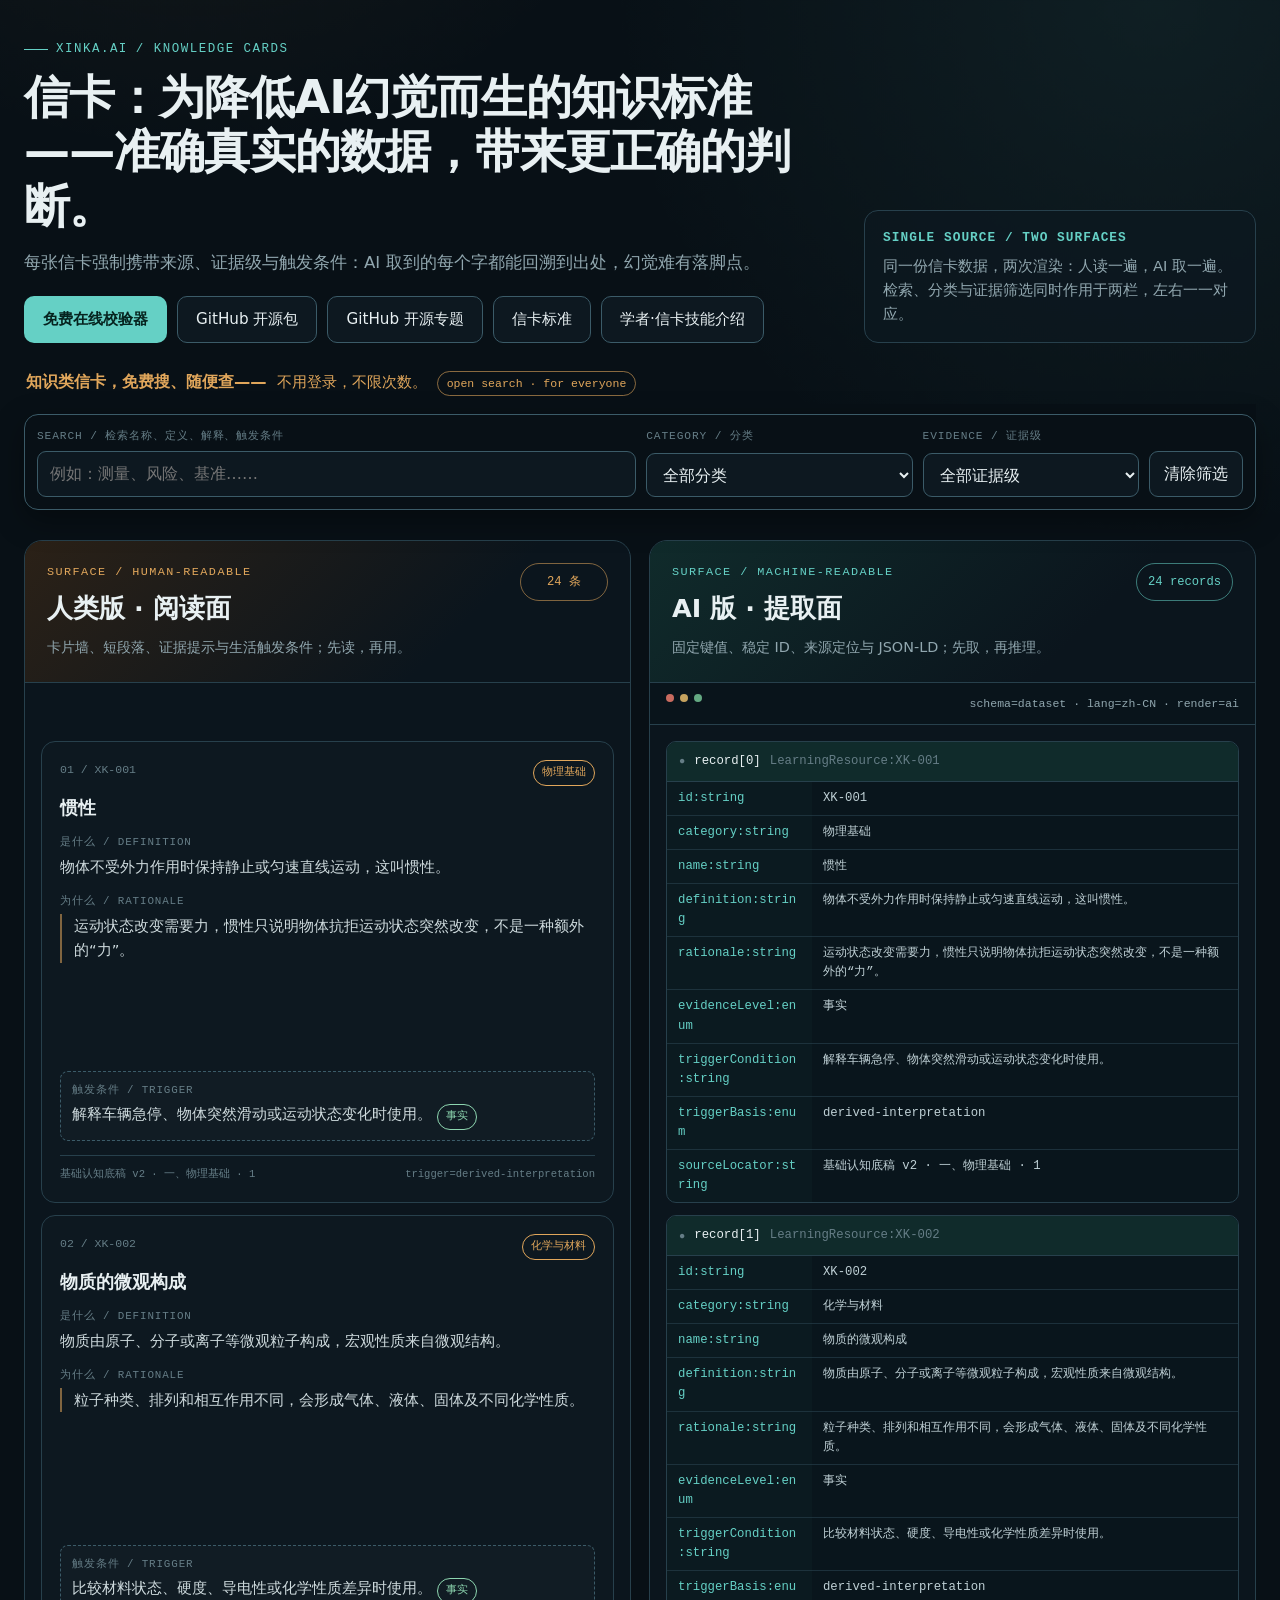
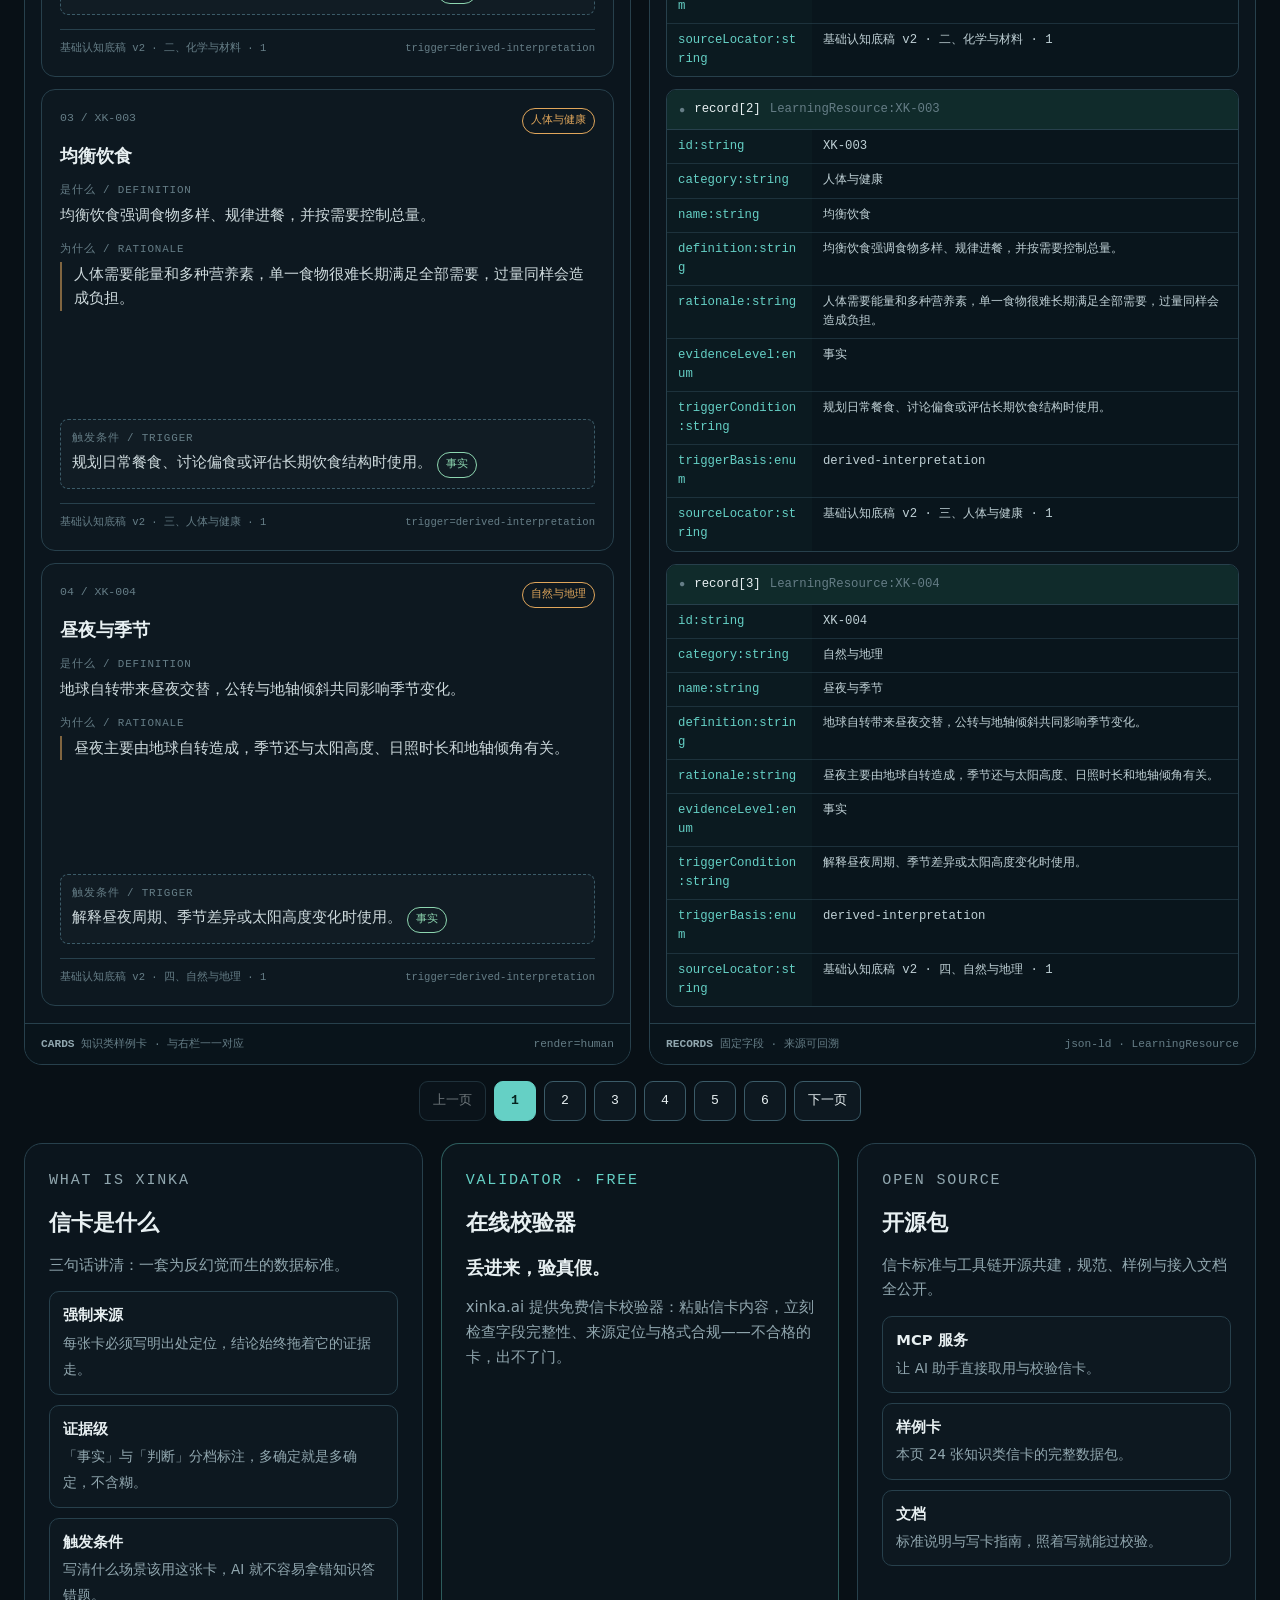
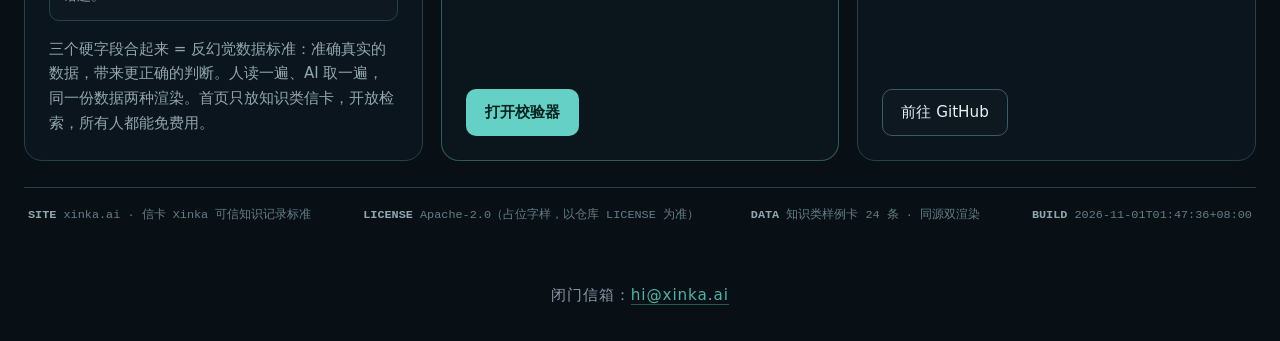
<file: index.html>
<!doctype html>
<html lang="zh-CN">
<head>
  <meta charset="utf-8">
  <meta name="viewport" content="width=device-width, initial-scale=1">
  <meta name="description" content="信卡 Xinka：为降低 AI 幻觉而生的知识标准——强制来源、证据级、触发条件。免费在线校验器与开源规范，人读 AI 取同源双渲染。">
  <title>信卡 Xinka · 为降低AI幻觉而生的知识标准 — xinka.ai</title>

  <!-- 门面元信息：规范化 + 社交分享预览卡（改域名只动页首 XINKA_CONFIG 与下面这几行 URL） -->
  <link rel="canonical" href="https://xinka.ai/">
  <meta name="theme-color" content="#081016">
  <meta property="og:type" content="website">
  <meta property="og:site_name" content="信卡 Xinka">
  <meta property="og:locale" content="zh_CN">
  <meta property="og:url" content="https://xinka.ai/">
  <meta property="og:title" content="信卡 Xinka · 为降低AI幻觉而生的知识标准">
  <meta property="og:description" content="强制来源、证据级与触发条件——AI 取到的每个字都能回溯到出处，幻觉难有落脚点。免费在线校验器与开源规范，人读 AI 取同源双渲染。">
  <meta name="twitter:card" content="summary">
  <meta name="twitter:title" content="信卡 Xinka · 为降低AI幻觉而生的知识标准">
  <meta name="twitter:description" content="强制来源、证据级与触发条件——AI 取到的每个字都能回溯到出处，幻觉难有落脚点。免费在线校验器与开源规范，人读 AI 取同源双渲染。">

  <!-- ====== 占位变量集中处：换真只改这一块（详见同目录 README.md 占位清单） ====== -->
  <script>
    window.XINKA_CONFIG = {
      siteDomain: "xinka.ai",                          // 站点域名
      validatorUrl: "https://xinka.ai/",               // 免费校验器入口（现站）
      githubUrl: "https://github.com/renshiliao/xinka",       // GitHub 开源包真链（renshiliao/xinka，Apache-2.0）
      license: "Apache-2.0",                           // 开源协议字样（占位）
      buildTime: "2026-11-01T01:47:36+08:00"           // 生成时间戳（机械 date 取）
    };
  </script>
  <script type="application/ld+json">
  {
    "@context": "https://schema.org",
    "@type": "Dataset",
    "name": "信卡 Xinka 知识类样例卡数据",
    "description": "知识类信卡同源双渲染样本：左侧供人类阅读，右侧供 AI 结构化提取。每张卡强制携带来源、证据级与触发条件。",
    "url": "https://xinka.ai/",
    "inLanguage": "zh-CN",
    "license": "https://www.apache.org/licenses/LICENSE-2.0",
    "isAccessibleForFree": true,
    "keywords": ["信卡", "Xinka", "知识卡", "反幻觉", "事实", "判断", "机器可读", "校验器"],
    "variableMeasured": ["id", "category", "name", "definition", "rationale", "evidenceLevel", "triggerCondition", "triggerBasis", "sourceLocator"]
  }
  </script>
  <style>
    :root {
      color-scheme: dark;
      --bg: #081016;
      --surface: #0d1820;
      --surface-2: #12222c;
      --line: #27404c;
      --line-strong: #3b5b68;
      --text: #e8f0f2;
      --muted: #91a7af;
      --dim: #657d86;
      --human: #e0a65b;
      --human-soft: #2b2117;
      --ai: #65d0c5;
      --ai-soft: #102b2b;
      --fact: #8dd6b0;
      --judgment: #d8bd77;
      --focus: #9ce7df;
      --radius: 14px;
      --mono: "SFMono-Regular", Consolas, "Liberation Mono", monospace;
      --sans: Inter, ui-sans-serif, system-ui, -apple-system, BlinkMacSystemFont, "Segoe UI", sans-serif;
    }

    * { box-sizing: border-box; }

    html {
      min-width: 320px;
      background: var(--bg);
      scroll-behavior: smooth;
    }

    body {
      margin: 0;
      min-height: 100vh;
      color: var(--text);
      background:
        radial-gradient(circle at 15% -10%, rgba(224, 166, 91, .08), transparent 32rem),
        radial-gradient(circle at 90% 0%, rgba(101, 208, 197, .08), transparent 34rem),
        var(--bg);
      font-family: var(--sans);
      line-height: 1.65;
    }

    button, input, select { font: inherit; }

    button:focus-visible, input:focus-visible, select:focus-visible, a:focus-visible {
      outline: 2px solid var(--focus);
      outline-offset: 3px;
    }

    a { color: var(--ai); }

    .shell {
      width: min(1800px, 100%);
      margin: 0 auto;
      padding: 24px;
    }

    /* ---------- ① hero ---------- */
    .hero {
      display: grid;
      grid-template-columns: minmax(0, 1.35fr) minmax(300px, .65fr);
      gap: 26px;
      align-items: end;
      margin: 8px 0 26px;
    }

    .eyebrow {
      display: inline-flex;
      align-items: center;
      gap: 8px;
      margin: 0 0 10px;
      color: var(--ai);
      font-family: var(--mono);
      font-size: .78rem;
      letter-spacing: .12em;
      text-transform: uppercase;
    }

    .eyebrow::before {
      width: 24px;
      height: 1px;
      background: currentColor;
      content: "";
    }

    h1 {
      margin: 0;
      max-width: 980px;
      font-size: clamp(1.75rem, 3.6vw, 3.3rem);
      line-height: 1.18;
      letter-spacing: -.02em;
    }

    .hero .lede {
      max-width: 76ch;
      margin: 16px 0 0;
      color: var(--muted);
      font-size: 1.04rem;
    }

    .hero-cta {
      display: flex;
      flex-wrap: wrap;
      gap: 10px;
      margin-top: 20px;
    }

    .btn {
      display: inline-flex;
      align-items: center;
      gap: 8px;
      min-height: 44px;
      padding: 10px 18px;
      border: 1px solid var(--line-strong);
      border-radius: 10px;
      color: var(--text);
      background: var(--surface);
      font-size: .95rem;
      text-decoration: none;
      cursor: pointer;
    }

    .btn:hover { border-color: var(--ai); color: var(--ai); }

    .btn--primary {
      border-color: color-mix(in srgb, var(--ai), transparent 25%);
      color: #06231f;
      background: var(--ai);
      font-weight: 600;
    }

    .btn--primary:hover { color: #06231f; background: color-mix(in srgb, var(--ai), white 18%); }

    .hero-note {
      padding: 16px 18px;
      border: 1px solid var(--line);
      border-radius: var(--radius);
      background: rgba(13, 24, 32, .76);
    }

    .hero-note strong {
      display: block;
      margin-bottom: 5px;
      color: var(--ai);
      font-family: var(--mono);
      font-size: .8rem;
      letter-spacing: .08em;
      text-transform: uppercase;
    }

    .hero-note p { margin: 0; color: var(--muted); font-size: .92rem; }

    /* ---------- ② 搜索栏（视觉钩子位：主标题后、卡片区前） ---------- */
    /* 吸顶层只固定控制面板：slogan 在条外随页滚走（让位）；
       条身不透明 + 上下垫层 padding，任何滚动位置都不与滚动内容穿字 */
    .search-hook {
      position: sticky;
      z-index: 30;
      top: 0;
      margin-bottom: 18px;
      padding: 10px 0 12px;
      background: var(--bg);
    }

    .hook-slogan {
      display: flex;
      flex-wrap: wrap;
      align-items: baseline;
      gap: 10px;
      margin: 0 2px 8px;
      color: var(--human);
      font-size: .95rem;
    }

    .hook-slogan strong { font-size: 1.02rem; }

    .hook-slogan .free-tag {
      padding: 2px 9px;
      border: 1px solid color-mix(in srgb, var(--human), transparent 40%);
      border-radius: 999px;
      font-family: var(--mono);
      font-size: .72rem;
      color: var(--human);
    }

    .control-bar {
      display: grid;
      grid-template-columns: minmax(240px, 1.8fr) minmax(170px, .8fr) minmax(150px, .65fr) auto;
      gap: 10px;
      padding: 12px;
      border: 1px solid var(--line-strong);
      border-radius: var(--radius);
      background: rgba(8, 16, 22, 1);   /* 全不透明：吸顶时底字不可透（原 .94 会微透穿字） */
      backdrop-filter: blur(12px);
      box-shadow: 0 10px 30px rgba(0, 0, 0, .35);
    }

    .control { display: grid; gap: 5px; }

    .control label {
      color: var(--dim);
      font-family: var(--mono);
      font-size: .7rem;
      letter-spacing: .08em;
      text-transform: uppercase;
    }

    input, select, button {
      min-height: 42px;
      border: 1px solid var(--line-strong);
      border-radius: 9px;
      color: var(--text);
      background: var(--surface);
    }

    input, select { width: 100%; padding: 9px 12px; }

    button {
      align-self: end;
      padding: 9px 14px;
      cursor: pointer;
    }

    button:hover { border-color: var(--ai); color: var(--ai); }

    /* ---------- ③ 双渲染区（左右逐行一一对齐，2026-11-03 定） ---------- */
    .dual-grid {
      display: grid;
      grid-template-columns: minmax(0, 1fr) minmax(0, 1fr);
      gap: 18px;
      align-items: stretch;            /* 左右两栏等高拉伸 → 底部对齐 */
      scroll-margin-top: 132px;        /* 翻页回跳时避开吸顶搜索条 */
    }

    .pane {
      display: flex;
      min-width: 0;
      flex-direction: column;
      overflow: hidden;
      border: 1px solid var(--line);
      border-radius: 18px;
      background: rgba(13, 24, 32, .74);
    }

    .pane--human { --accent: var(--human); --accent-soft: var(--human-soft); }
    .pane--ai { --accent: var(--ai); --accent-soft: var(--ai-soft); }

    .pane-head {
      display: flex;
      justify-content: space-between;
      gap: 18px;
      padding: 22px;
      border-bottom: 1px solid var(--line);
      background: linear-gradient(135deg, var(--accent-soft), transparent 70%);
    }

    .pane-kicker {
      margin: 0 0 4px;
      color: var(--accent);
      font-family: var(--mono);
      font-size: .74rem;
      letter-spacing: .12em;
      text-transform: uppercase;
    }

    .pane h2 { margin: 0; font-size: clamp(1.3rem, 2vw, 1.8rem); }

    .pane-summary { margin: 7px 0 0; max-width: 56ch; color: var(--muted); font-size: .9rem; }

    .count-badge {
      flex: 0 0 auto;
      align-self: start;
      min-width: 88px;
      padding: 8px 11px;
      border: 1px solid color-mix(in srgb, var(--accent), transparent 45%);
      border-radius: 999px;
      color: var(--accent);
      font-family: var(--mono);
      font-size: .76rem;
      text-align: center;
    }

    .pane-body { flex: 1 1 auto; }

    .card-grid {
      display: grid;
      grid-template-columns: 1fr;   /* 每侧 4 张单列成行，与右栏 AI 记录逐行一一对齐（2026-11-03 定） */
      gap: 12px;
      padding: 16px;
    }

    .human-card {
      display: flex;
      min-width: 0;
      flex-direction: column;
      gap: 14px;
      padding: 18px;
      border: 1px solid var(--line);
      border-radius: var(--radius);
      background: var(--surface);
    }

    .human-card:hover { border-color: color-mix(in srgb, var(--human), transparent 30%); }

    .card-topline {
      display: flex;
      justify-content: space-between;
      gap: 12px;
      align-items: flex-start;
    }

    .card-index { color: var(--dim); font-family: var(--mono); font-size: .72rem; }

    .tag {
      display: inline-flex;
      align-items: center;
      gap: 6px;
      padding: 3px 8px;
      border: 1px solid currentColor;
      border-radius: 999px;
      font-family: var(--mono);
      font-size: .68rem;
      white-space: nowrap;
    }

    .tag--category { color: var(--human); }
    .tag--fact { color: var(--fact); }
    .tag--judgment { color: var(--judgment); }

    .human-card h3 { margin: -4px 0 0; font-size: 1.12rem; line-height: 1.35; }

    .field-label {
      display: block;
      margin-bottom: 3px;
      color: var(--dim);
      font-family: var(--mono);
      font-size: .68rem;
      letter-spacing: .08em;
      text-transform: uppercase;
    }

    .human-card p { margin: 0; color: #cedadd; font-size: .92rem; }

    .human-card .why {
      padding-left: 12px;
      border-left: 2px solid color-mix(in srgb, var(--human), transparent 45%);
    }

    .trigger {
      margin-top: auto !important;
      padding: 10px 11px;
      border: 1px dashed var(--line-strong);
      border-radius: 8px;
      color: var(--muted);
      background: rgba(255, 255, 255, .018);
      font-size: .84rem;
    }

    .source-line {
      display: flex;
      justify-content: space-between;
      gap: 10px;
      padding-top: 10px;
      border-top: 1px solid var(--line);
      color: var(--dim);
      font-family: var(--mono);
      font-size: .66rem;
    }

    .ai-toolbar {
      display: flex;
      justify-content: space-between;
      gap: 12px;
      padding: 11px 16px;
      border-bottom: 1px solid var(--line);
      color: var(--muted);
      background: #09141b;
      font-family: var(--mono);
      font-size: .72rem;
    }

    .traffic { display: inline-flex; gap: 6px; }

    .traffic i { width: 8px; height: 8px; border-radius: 50%; background: var(--line-strong); }
    .traffic i:nth-child(1) { background: #c96b5f; }
    .traffic i:nth-child(2) { background: #c5a25e; }
    .traffic i:nth-child(3) { background: #64a982; }

    .ai-stream { display: grid; gap: 12px; padding: 16px; align-content: start; }  /* 间距与左栏取齐 */

    .ai-record {
      overflow: hidden;
      border: 1px solid var(--line);
      border-radius: 10px;
      background: #09151c;
      font-family: var(--mono);
      font-size: .77rem;
      line-height: 1.55;
    }

    .ai-record[hidden], .human-card[hidden] { display: none; }

    .record-head {
      display: flex;
      align-items: center;
      gap: 9px;
      padding: 10px 12px;
      border-bottom: 1px solid var(--line);
      color: var(--ai);
      background: var(--ai-soft);
    }

    .record-head::before { color: var(--dim); content: "●"; font-size: .65rem; }

    .record-id { color: var(--text); }
    .record-type { color: var(--dim); }

    .ai-record dl {
      display: grid;
      grid-template-columns: minmax(132px, .34fr) minmax(0, 1fr);
      margin: 0;
    }

    .ai-record dt, .ai-record dd {
      min-width: 0;
      margin: 0;
      padding: 7px 11px;
      border-bottom: 1px solid rgba(39, 64, 76, .65);
    }

    .ai-record dt {
      overflow-wrap: anywhere;
      color: var(--ai);
      background: rgba(101, 208, 197, .025);
    }

    .ai-record dd { overflow-wrap: anywhere; color: #bfd0d5; }

    .ai-record dl > :nth-last-child(-n + 2) { border-bottom: 0; }

    .pane-foot {
      display: flex;
      justify-content: space-between;
      gap: 10px;
      margin-top: auto;               /* 底条钉在栏底 → 左右底边视觉取齐 */
      padding: 11px 16px;
      border-top: 1px solid var(--line);
      color: var(--dim);
      background: rgba(9, 20, 27, .8);
      font-family: var(--mono);
      font-size: .7rem;
    }

    .pane-foot strong { color: var(--muted); font-weight: 600; }

    .empty-state {
      display: none;
      padding: 30px;
      color: var(--muted);
      text-align: center;
    }

    .empty-state.is-visible { display: block; }

    /* ---------- ③b 翻页条（每页 3 张，左右两栏同源同步翻页） ---------- */
    .pagination {
      display: flex;
      flex-wrap: wrap;
      align-items: center;
      justify-content: center;
      gap: 8px;
      margin-top: 16px;
    }

    .pagination[hidden] { display: none; }

    .page-numbers {
      display: flex;
      flex-wrap: wrap;
      align-items: center;
      gap: 8px;
    }

    .page-btn {
      align-self: center;
      min-width: 42px;
      min-height: 40px;
      padding: 8px 13px;
      border: 1px solid var(--line-strong);
      border-radius: 9px;
      color: var(--text);
      background: var(--surface);
      font-family: var(--mono);
      font-size: .82rem;
      cursor: pointer;
    }

    .page-btn:hover:not(:disabled) { border-color: var(--ai); color: var(--ai); }

    .page-btn:disabled { opacity: .45; cursor: not-allowed; }

    .page-btn.is-current {
      border-color: var(--ai);
      background: var(--ai);
      color: #06231f;
      font-weight: 600;
    }

    .page-ellipsis {
      align-self: center;
      color: var(--dim);
      font-family: var(--mono);
      font-size: .82rem;
      user-select: none;
    }

    /* ---------- ④ 卡片区下方三块 ---------- */
    .blocks {
      display: grid;
      grid-template-columns: repeat(3, minmax(0, 1fr));
      gap: 18px;
      margin-top: 22px;
    }

    .block {
      display: flex;
      flex-direction: column;
      gap: 12px;
      padding: 24px;
      border: 1px solid var(--line);
      border-radius: 18px;
      background: rgba(13, 24, 32, .74);
    }

    .block-kicker {
      margin: 0;
      color: var(--dim);
      font-family: var(--mono);
      font-size: .72rem;
      letter-spacing: .12em;
      text-transform: uppercase;
    }

    .block h2 { margin: 0; font-size: 1.35rem; }

    .block p { margin: 0; color: var(--muted); font-size: .94rem; }

    .trio { display: grid; gap: 10px; margin: 2px 0 4px; }

    .trio-item {
      padding: 11px 13px;
      border: 1px solid var(--line);
      border-radius: 10px;
      background: var(--surface);
    }

    .trio-item strong {
      display: block;
      margin-bottom: 2px;
      color: var(--text);
      font-size: .92rem;
    }

    .trio-item span { color: var(--muted); font-size: .85rem; }

    .block .btn { align-self: flex-start; margin-top: auto; }

    .block--validator { border-color: color-mix(in srgb, var(--ai), transparent 62%); }
    .block--validator .block-kicker { color: var(--ai); }
    .validator-slogan { color: var(--text) !important; font-size: 1.15rem !important; font-weight: 600; }

    /* ---------- ⑤ 页脚 ---------- */
    .footer {
      display: flex;
      flex-wrap: wrap;
      justify-content: space-between;
      gap: 10px 18px;
      margin-top: 26px;
      padding: 18px 4px 6px;
      border-top: 1px solid var(--line);
      color: var(--dim);
      font-family: var(--mono);
      font-size: .74rem;
    }

    .footer strong { color: var(--muted); }

    @media (max-width: 1180px) {
      .hero { grid-template-columns: 1fr; }
      .dual-grid { grid-template-columns: 1fr; }
      .card-grid { grid-template-columns: repeat(2, minmax(0, 1fr)); }  /* 上下堆叠时 2×2 成阵，不留空位 */
      .blocks { grid-template-columns: 1fr; }
    }

    @media (max-width: 820px) {
      .shell { padding: 14px; }
      .search-hook { position: static; }
      .control-bar { grid-template-columns: 1fr 1fr; }
      .card-grid { grid-template-columns: repeat(2, minmax(0, 1fr)); }
    }

    @media (max-width: 560px) {
      .control-bar, .card-grid { grid-template-columns: 1fr; }
      .pane-head, .footer, .pane-foot { flex-direction: column; }
      .ai-record dl { grid-template-columns: 1fr; }
      .ai-record dt { padding-bottom: 1px; border-bottom: 0; }
      .ai-record dd { padding-top: 1px; }
      .hero-cta .btn { width: 100%; justify-content: center; }
    }

    @media (prefers-reduced-motion: reduce) {
      html { scroll-behavior: auto; }
    }
  </style>
</head>
<body>
  <main class="shell">

    <!-- ① hero：题眼大标语 + 一句话副标语 -->
    <header class="hero">
      <div>
        <p class="eyebrow"><span data-xinka-text="siteDomain">xinka.ai</span> / knowledge cards</p>
        <h1>信卡：为降低AI幻觉而生的知识标准——准确真实的数据，带来更正确的判断。</h1>
        <p class="lede">每张信卡强制携带来源、证据级与触发条件：AI 取到的每个字都能回溯到出处，幻觉难有落脚点。</p>
        <div class="hero-cta">
          <a class="btn btn--primary" data-xinka="validator" href="https://xinka.ai/">免费在线校验器</a>
          <a class="btn" data-xinka="github" href="https://github.com/renshiliao/xinka">GitHub 开源包</a>
          <a class="btn" href="xinka-opensource.html">GitHub 开源专题</a>
          <a class="btn" href="standard.html">信卡标准</a>
          <a class="btn" href="xinka-students.html">学者·信卡技能介绍</a>
        </div>
      </div>
      <aside class="hero-note" aria-label="信卡双渲染说明">
        <strong>single source / two surfaces</strong>
        <p>同一份信卡数据，两次渲染：人读一遍，AI 取一遍。检索、分类与证据筛选同时作用于两栏，左右一一对应。</p>
      </aside>
    </header>

    <!-- ② 搜索栏：视觉钩子位（主标题后、卡片区前），三件套保留 -->
    <!-- slogan 在吸顶层外：随页滚走（让位）；吸顶层只固定控制面板 -->
    <p class="hook-slogan">
      <strong>知识类信卡，免费搜、随便查——</strong>不用登录，不限次数。
      <span class="free-tag">open search · for everyone</span>
    </p>
    <section class="search-hook" aria-label="信卡检索与筛选">
      <div class="control-bar">
        <div class="control">
          <label for="search">Search / 检索名称、定义、解释、触发条件</label>
          <input id="search" type="search" placeholder="例如：测量、风险、基准……" autocomplete="off">
        </div>
        <div class="control">
          <label for="category">Category / 分类</label>
          <select id="category"><option value="">全部分类</option></select>
        </div>
        <div class="control">
          <label for="evidence">Evidence / 证据级</label>
          <select id="evidence">
            <option value="">全部证据级</option>
            <option value="事实">事实</option>
            <option value="判断">判断</option>
          </select>
        </div>
        <button id="reset" type="button">清除筛选</button>
      </div>
    </section>

    <!-- ③ 双渲染区：左人类版 / 右AI版，同源数据两渲染，底部对齐 -->
    <section class="dual-grid" aria-label="人类版与 AI 版并行信卡">
<noscript><style>.ns-list{display:grid;gap:12px;padding:16px 0}.ns-card{border:1px solid rgba(148,163,184,.25);border-radius:10px;padding:14px 16px}.ns-card h3{margin:0 0 6px;font-size:15px;color:#e2e8f0}.ns-meta{font-weight:400;color:#94a3b8;font-size:12px;margin-left:8px}.ns-card p{margin:4px 0;font-size:13px;color:#cbd5e1;line-height:1.6}</style><div class="ns-list" aria-label="信卡清单（无脚本静态版）">
<article class="ns-card"><h3>惯性<span class="ns-meta">XK-001 · 物理基础 · 证据级：事实</span></h3><p>物体不受外力作用时保持静止或匀速直线运动，这叫惯性。</p><p><b>触发：</b>解释车辆急停、物体突然滑动或运动状态变化时使用。</p></article>
<article class="ns-card"><h3>物质的微观构成<span class="ns-meta">XK-002 · 化学与材料 · 证据级：事实</span></h3><p>物质由原子、分子或离子等微观粒子构成，宏观性质来自微观结构。</p><p><b>触发：</b>比较材料状态、硬度、导电性或化学性质差异时使用。</p></article>
<article class="ns-card"><h3>均衡饮食<span class="ns-meta">XK-003 · 人体与健康 · 证据级：事实</span></h3><p>均衡饮食强调食物多样、规律进餐，并按需要控制总量。</p><p><b>触发：</b>规划日常餐食、讨论偏食或评估长期饮食结构时使用。</p></article>
<article class="ns-card"><h3>昼夜与季节<span class="ns-meta">XK-004 · 自然与地理 · 证据级：事实</span></h3><p>地球自转带来昼夜交替，公转与地轴倾斜共同影响季节变化。</p><p><b>触发：</b>解释昼夜周期、季节差异或太阳高度变化时使用。</p></article>
<article class="ns-card"><h3>天气与气候的时间尺度<span class="ns-meta">XK-005 · 天气与气候 · 证据级：事实</span></h3><p>天气是短时间的大气状态，气候是一地长期天气规律的概括。</p><p><b>触发：</b>区分短期预报、季节规律与长期气候变化时使用。</p></article>
<article class="ns-card"><h3>百分比与百分点<span class="ns-meta">XK-006 · 数学与统计 · 证据级：事实</span></h3><p>百分数表达比例，增加百分比和增加多少“个百分点”不是一回事。</p><p><b>触发：</b>阅读增长率、比例变化或比较两个百分比时使用。</p></article>
<article class="ns-card"><h3>维修前隔离能量<span class="ns-meta">XK-007 · 生活与工程 · 证据级：判断</span></h3><p>修东西前先断开能源、热源或水源，并确认不会突然启动。</p><p><b>触发：</b>接触家电、工具、管路或任何可能突然启动的设备前使用。</p></article>
<article class="ns-card"><h3>制动距离<span class="ns-meta">XK-008 · 交通与机械 · 证据级：事实</span></h3><p>车辆制动需要反应距离和刹车距离，速度越高通常越难短停。</p><p><b>触发：</b>判断跟车距离、雨雪风险或速度变化对停车的影响时使用。</p></article>
<article class="ns-card"><h3>湿手与电气安全<span class="ns-meta">XK-009 · 用电与用火安全 · 证据级：判断</span></h3><p>湿手不触碰插座、开关和电器，发现进水先断电并由合格人员处理。</p><p><b>触发：</b>手湿、地面有水或电器进水时，停止操作并隔离电源。</p></article>
<article class="ns-card"><h3>具体表达需求<span class="ns-meta">XK-010 · 人情与社会 · 证据级：判断</span></h3><p>表达需求要具体说明行为、影响和期望，避免只给人贴标签。</p><p><b>触发：</b>发生摩擦、提出请求或反馈他人行为时使用。</p></article>
<article class="ns-card"><h3>情绪反应<span class="ns-meta">XK-011 · 情绪常识 · 证据级：事实</span></h3><p>情绪是身心对事件的反应，会伴随感受、想法、身体变化和行动冲动。</p><p><b>触发：</b>情绪突然升高、身体明显变化或行动冲动出现时使用。</p></article>
<article class="ns-card"><h3>词义依赖语境<span class="ns-meta">XK-012 · 语言与文字 · 证据级：事实</span></h3><p>语言是约定俗成的符号系统，词语意义会随语境、时代和群体变化。</p><p><b>触发：</b>遇到多义词、旧词新义或跨群体表达时使用。</p></article>
<article class="ns-card"><h3>史料与证据限度<span class="ns-meta">XK-013 · 历史与文明 · 证据级：事实</span></h3><p>历史研究依据文献、实物、口述和考古等材料重建过去，但史料也有立场和残缺。</p><p><b>触发：</b>评估历史说法、史料可信度或结论确定性时使用。</p></article>
<article class="ns-card"><h3>稀缺与机会成本<span class="ns-meta">XK-014 · 经济常识 · 证据级：事实</span></h3><p>稀缺意味着资源和时间有限，选择一种用途通常意味着放弃其他可能。</p><p><b>触发：</b>比较方案、分配预算或讨论“这样做还有什么代价”时使用。</p></article>
<article class="ns-card"><h3>测量的定义<span class="ns-meta">XK-015 · 测量与实验常识 · 证据级：事实</span></h3><p>测量是把对象与明确量纲、单位和方法联系起来的定量或分级过程。</p><p><b>触发：</b>把模糊评价转成可复核指标，或说明测量单位和方法时使用。</p></article>
<article class="ns-card"><h3>现场信息优先<span class="ns-meta">XK-016 · 其他日常常识 · 证据级：判断</span></h3><p>地址、路线和地图工具可能过时，紧急情况下以现场标志、工作人员指引和实时信息为准。</p><p><b>触发：</b>地图与现场标志冲突、路线临时变化或处于紧急情况时使用。</p></article>
<article class="ns-card"><h3>规律而适量的进餐<span class="ns-meta">XK-017 · 人体与健康 · 证据级：判断</span></h3><p>一日三餐可按作息安排，但重要的是规律、适量和可持续。</p><p><b>触发：</b>设计个人餐次、调整作息或讨论是否必须一日三餐时使用。</p></article>
<article class="ns-card"><h3>过街确认实际通行状态<span class="ns-meta">XK-018 · 交通与机械 · 证据级：判断</span></h3><p>步行过街要先观察车辆，再确认安全，不把“绿灯”当成绝对安全。</p><p><b>触发：</b>路口绿灯亮起但仍存在转弯车、遮挡或盲区时使用。</p></article>
<article class="ns-card"><h3>愤怒与恐惧天平<span class="ns-meta">XK-019 · 情绪常识 · 证据级：判断</span></h3><p>天平对“愤怒↔恐惧”常从同一个威胁出发：愤怒更偏向向前抗争，恐惧更偏向避险。</p><p><b>触发：</b>面对攻击、回避或强烈防御反应，需要识别背后威胁时使用。</p></article>
<article class="ns-card"><h3>激动与冷落天平<span class="ns-meta">XK-020 · 情绪常识 · 证据级：判断</span></h3><p>天平对“激动↔冷落”不是简单的“好坏”，而是情绪表达强度与接收温度不匹配。</p><p><b>触发：</b>一方持续加压、另一方退缩沉默，且双方开始互相误读时使用。</p></article>
<article class="ns-card"><h3>基准三步序<span class="ns-meta">XK-021 · 测量与实验常识 · 证据级：事实</span></h3><p>基准三步序是“校准→固化→连续用”：先校准，再固化条件，再连续使用同一有效基准。</p><p><b>触发：</b>建立比较基准、持续监测对象或跨时间复测时使用。</p></article>
<article class="ns-card"><h3>标本定死法<span class="ns-meta">XK-022 · 测量与实验常识 · 证据级：判断</span></h3><p>“标本定死法”是在观察前锁定对象范围、取样规则、时间点和排除条件，过程不临时换标本。</p><p><b>触发：</b>开始观察、抽样或实验前，需要固定对象与纳入排除规则时使用。</p></article>
<article class="ns-card"><h3>多次测量取均值定标<span class="ns-meta">XK-023 · 测量与实验常识 · 证据级：判断</span></h3><p>“多次测量取均值定标”用于稳定对象时减少随机波动，先按规则识别无效测量，再用多次结果建立基准。</p><p><b>触发：</b>对象稳定但单次读数波动，需要建立可复用基准时使用。</p></article>
<article class="ns-card"><h3>结果确认三问<span class="ns-meta">XK-024 · 测量与实验常识 · 证据级：判断</span></h3><p>“结果确认三问”是：测的是不是要测的？基准和过程是否有效？结果能否支持结论？</p><p><b>触发：</b>发布、引用或据此决策任何测量结果前使用。</p></article>
</div></noscript>

      <section class="pane pane--human" aria-labelledby="human-title">
        <header class="pane-head">
          <div>
            <p class="pane-kicker">surface / human-readable</p>
            <h2 id="human-title">人类版 · 阅读面</h2>
            <p class="pane-summary">卡片墙、短段落、证据提示与生活触发条件；先读，再用。</p>
          </div>
          <div class="count-badge" id="human-count" aria-live="polite">24 条</div>
        </header>
        <div class="pane-body">
          <div class="card-grid" id="human-card-list"></div>
          <div class="empty-state" id="human-empty">没有符合当前筛选的信卡。</div>
        </div>
        <footer class="pane-foot">
          <span><strong>CARDS</strong> 知识类样例卡 · 与右栏一一对应</span>
          <span>render=human</span>
        </footer>
      </section>
      <section class="pane pane--ai" aria-labelledby="ai-title">
        <header class="pane-head">
          <div>
            <p class="pane-kicker">surface / machine-readable</p>
            <h2 id="ai-title">AI 版 · 提取面</h2>
            <p class="pane-summary">固定键值、稳定 ID、来源定位与 JSON-LD；先取，再推理。</p>
          </div>
          <div class="count-badge" id="ai-count" aria-live="polite">24 records</div>
        </header>
        <div class="ai-toolbar">
          <span class="traffic" aria-hidden="true"><i></i><i></i><i></i></span>
          <span>schema=dataset · lang=zh-CN · render=ai</span>
        </div>
        <div class="pane-body">
          <div class="ai-stream" id="ai-record-list"></div>
          <div class="empty-state" id="ai-empty">records: 0 · filters returned no match</div>
        </div>
        <footer class="pane-foot">
          <span><strong>RECORDS</strong> 固定字段 · 来源可回溯</span>
          <span>json-ld · LearningResource</span>
        </footer>
      </section>
    </section>

    <!-- ③b 翻页：每页 3 张（定案），点页码跳页 / 上一页 / 下一页，左右两栏同步 -->
    <nav class="pagination" id="pagination" aria-label="信卡分页" hidden>
      <button class="page-btn" id="page-prev" type="button">上一页</button>
      <div class="page-numbers" id="page-numbers"></div>
      <button class="page-btn" id="page-next" type="button">下一页</button>
    </nav>

    <!-- ④ 介绍 / 校验器 / GitHub 三块 -->
    <section class="blocks" aria-label="信卡介绍、校验器与开源包">
      <article class="block">
        <p class="block-kicker">what is xinka</p>
        <h2>信卡是什么</h2>
        <p>三句话讲清：一套为反幻觉而生的数据标准。</p>
        <div class="trio">
          <div class="trio-item"><strong>强制来源</strong><span>每张卡必须写明出处定位，结论始终拖着它的证据走。</span></div>
          <div class="trio-item"><strong>证据级</strong><span>「事实」与「判断」分档标注，多确定就是多确定，不含糊。</span></div>
          <div class="trio-item"><strong>触发条件</strong><span>写清什么场景该用这张卡，AI 就不容易拿错知识答错题。</span></div>
        </div>
        <p>三个硬字段合起来 = 反幻觉数据标准：准确真实的数据，带来更正确的判断。人读一遍、AI 取一遍，同一份数据两种渲染。首页只放知识类信卡，开放检索，所有人都能免费用。</p>
      </article>
      <article class="block block--validator">
        <p class="block-kicker">validator · free</p>
        <h2>在线校验器</h2>
        <p class="validator-slogan">丢进来，验真假。</p>
        <p><span data-xinka-text="siteDomain">xinka.ai</span> 提供免费信卡校验器：粘贴信卡内容，立刻检查字段完整性、来源定位与格式合规——不合格的卡，出不了门。</p>
        <a class="btn btn--primary" data-xinka="validator" href="https://xinka.ai/">打开校验器</a>
      </article>
      <article class="block">
        <p class="block-kicker">open source</p>
        <h2>开源包</h2>
        <p>信卡标准与工具链开源共建，规范、样例与接入文档全公开。</p>
        <div class="trio">
          <div class="trio-item"><strong>MCP 服务</strong><span>让 AI 助手直接取用与校验信卡。</span></div>
          <div class="trio-item"><strong>样例卡</strong><span>本页 <span data-card-total>24</span> 张知识类信卡的完整数据包。</span></div>
          <div class="trio-item"><strong>文档</strong><span>标准说明与写卡指南，照着写就能过校验。</span></div>
        </div>
        <a class="btn" data-xinka="github" href="https://github.com/renshiliao/xinka">前往 GitHub</a>
      </article>
    </section>

    <!-- ⑤ 页脚 -->
    <footer class="footer">
      <span><strong>SITE</strong> <span data-xinka-text="siteDomain">xinka.ai</span> · 信卡 Xinka 可信知识记录标准</span>
      <span><strong>LICENSE</strong> <span data-xinka-text="license">Apache-2.0</span>（占位字样，以仓库 LICENSE 为准）</span>
      <span><strong>DATA</strong> 知识类样例卡 <span data-card-total>24</span> 条 · 同源双渲染</span>
      <span><strong>BUILD</strong> <span data-xinka-text="buildTime">2026-11-01T01:47:36+08:00</span></span>
    </footer>
  </main>

  <!-- 链接由页首 XINKA_CONFIG 统一注入，改配置一处即可 -->
  <script id="card-data" type="application/json">
  [
    {
      "id": "XK-001",
      "category": "物理基础",
      "name": "惯性",
      "definition": "物体不受外力作用时保持静止或匀速直线运动，这叫惯性。",
      "rationale": "运动状态改变需要力，惯性只说明物体抗拒运动状态突然改变，不是一种额外的“力”。",
      "evidenceLevel": "事实",
      "triggerCondition": "解释车辆急停、物体突然滑动或运动状态变化时使用。",
      "triggerBasis": "derived-interpretation",
      "sourceLocator": "基础认知底稿 v2 · 一、物理基础 · 1"
    },
    {
      "id": "XK-002",
      "category": "化学与材料",
      "name": "物质的微观构成",
      "definition": "物质由原子、分子或离子等微观粒子构成，宏观性质来自微观结构。",
      "rationale": "粒子种类、排列和相互作用不同，会形成气体、液体、固体及不同化学性质。",
      "evidenceLevel": "事实",
      "triggerCondition": "比较材料状态、硬度、导电性或化学性质差异时使用。",
      "triggerBasis": "derived-interpretation",
      "sourceLocator": "基础认知底稿 v2 · 二、化学与材料 · 1"
    },
    {
      "id": "XK-003",
      "category": "人体与健康",
      "name": "均衡饮食",
      "definition": "均衡饮食强调食物多样、规律进餐，并按需要控制总量。",
      "rationale": "人体需要能量和多种营养素，单一食物很难长期满足全部需要，过量同样会造成负担。",
      "evidenceLevel": "事实",
      "triggerCondition": "规划日常餐食、讨论偏食或评估长期饮食结构时使用。",
      "triggerBasis": "derived-interpretation",
      "sourceLocator": "基础认知底稿 v2 · 三、人体与健康 · 1"
    },
    {
      "id": "XK-004",
      "category": "自然与地理",
      "name": "昼夜与季节",
      "definition": "地球自转带来昼夜交替，公转与地轴倾斜共同影响季节变化。",
      "rationale": "昼夜主要由地球自转造成，季节还与太阳高度、日照时长和地轴倾角有关。",
      "evidenceLevel": "事实",
      "triggerCondition": "解释昼夜周期、季节差异或太阳高度变化时使用。",
      "triggerBasis": "derived-interpretation",
      "sourceLocator": "基础认知底稿 v2 · 四、自然与地理 · 1"
    },
    {
      "id": "XK-005",
      "category": "天气与气候",
      "name": "天气与气候的时间尺度",
      "definition": "天气是短时间的大气状态，气候是一地长期天气规律的概括。",
      "rationale": "“今天下雨”描述天气，“雨季来得早晚”描述气候统计规律，两者时间尺度不同。",
      "evidenceLevel": "事实",
      "triggerCondition": "区分短期预报、季节规律与长期气候变化时使用。",
      "triggerBasis": "derived-interpretation",
      "sourceLocator": "基础认知底稿 v2 · 五、天气与气候 · 1"
    },
    {
      "id": "XK-006",
      "category": "数学与统计",
      "name": "百分比与百分点",
      "definition": "百分数表达比例，增加百分比和增加多少“个百分点”不是一回事。",
      "rationale": "百分数的基数会变化，百分点只直接比较百分比之间的差额。",
      "evidenceLevel": "事实",
      "triggerCondition": "阅读增长率、比例变化或比较两个百分比时使用。",
      "triggerBasis": "derived-interpretation",
      "sourceLocator": "基础认知底稿 v2 · 六、数学与统计 · 1"
    },
    {
      "id": "XK-007",
      "category": "生活与工程",
      "name": "维修前隔离能量",
      "definition": "修东西前先断开能源、热源或水源，并确认不会突然启动。",
      "rationale": "许多事故发生在“以为已经关闭”时，隔离能量后再操作能显著降低伤害风险。",
      "evidenceLevel": "判断",
      "triggerCondition": "接触家电、工具、管路或任何可能突然启动的设备前使用。",
      "triggerBasis": "derived-interpretation",
      "sourceLocator": "基础认知底稿 v2 · 七、生活与工程 · 1"
    },
    {
      "id": "XK-008",
      "category": "交通与机械",
      "name": "制动距离",
      "definition": "车辆制动需要反应距离和刹车距离，速度越高通常越难短停。",
      "rationale": "司机看到危险到开始制动要时间，车辆减速还受车重、轮胎、路面和制动状态影响。",
      "evidenceLevel": "事实",
      "triggerCondition": "判断跟车距离、雨雪风险或速度变化对停车的影响时使用。",
      "triggerBasis": "derived-interpretation",
      "sourceLocator": "基础认知底稿 v2 · 八、交通与机械 · 1"
    },
    {
      "id": "XK-009",
      "category": "用电与用火安全",
      "name": "湿手与电气安全",
      "definition": "湿手不触碰插座、开关和电器，发现进水先断电并由合格人员处理。",
      "rationale": "水和湿污会降低绝缘效果，增加漏电和触电风险。",
      "evidenceLevel": "判断",
      "triggerCondition": "手湿、地面有水或电器进水时，停止操作并隔离电源。",
      "triggerBasis": "derived-interpretation",
      "sourceLocator": "基础认知底稿 v2 · 九、用电与用火安全 · 1"
    },
    {
      "id": "XK-010",
      "category": "人情与社会",
      "name": "具体表达需求",
      "definition": "表达需求要具体说明行为、影响和期望，避免只给人贴标签。",
      "rationale": "具体表达减少猜测和防御，也让对方知道哪些行动真正有用。",
      "evidenceLevel": "判断",
      "triggerCondition": "发生摩擦、提出请求或反馈他人行为时使用。",
      "triggerBasis": "derived-interpretation",
      "sourceLocator": "基础认知底稿 v2 · 十、人情与社会 · 1"
    },
    {
      "id": "XK-011",
      "category": "情绪常识",
      "name": "情绪反应",
      "definition": "情绪是身心对事件的反应，会伴随感受、想法、身体变化和行动冲动。",
      "rationale": "大脑、激素和环境共同参与情绪反应，因此需要同时觉察身体信号和解释方式。",
      "evidenceLevel": "事实",
      "triggerCondition": "情绪突然升高、身体明显变化或行动冲动出现时使用。",
      "triggerBasis": "derived-interpretation",
      "sourceLocator": "基础认知底稿 v2 · 十一、情绪常识 · 1"
    },
    {
      "id": "XK-012",
      "category": "语言与文字",
      "name": "词义依赖语境",
      "definition": "语言是约定俗成的符号系统，词语意义会随语境、时代和群体变化。",
      "rationale": "同一个词在不同场合可能有不同含义，理解交流要结合上下文而不只查字面。",
      "evidenceLevel": "事实",
      "triggerCondition": "遇到多义词、旧词新义或跨群体表达时使用。",
      "triggerBasis": "derived-interpretation",
      "sourceLocator": "基础认知底稿 v2 · 十二、语言与文字 · 1"
    },
    {
      "id": "XK-013",
      "category": "历史与文明",
      "name": "史料与证据限度",
      "definition": "历史研究依据文献、实物、口述和考古等材料重建过去，但史料也有立场和残缺。",
      "rationale": "留存下来的材料受选择和破坏影响，史学结论需比较来源并说明证据限度。",
      "evidenceLevel": "事实",
      "triggerCondition": "评估历史说法、史料可信度或结论确定性时使用。",
      "triggerBasis": "derived-interpretation",
      "sourceLocator": "基础认知底稿 v2 · 十三、历史与文明 · 1"
    },
    {
      "id": "XK-014",
      "category": "经济常识",
      "name": "稀缺与机会成本",
      "definition": "稀缺意味着资源和时间有限，选择一种用途通常意味着放弃其他可能。",
      "rationale": "选择的真实代价不只看花掉的钱，还包括被放弃机会的价值，即机会成本。",
      "evidenceLevel": "事实",
      "triggerCondition": "比较方案、分配预算或讨论“这样做还有什么代价”时使用。",
      "triggerBasis": "derived-interpretation",
      "sourceLocator": "基础认知底稿 v2 · 十四、经济常识 · 1"
    },
    {
      "id": "XK-015",
      "category": "测量与实验常识",
      "name": "测量的定义",
      "definition": "测量是把对象与明确量纲、单位和方法联系起来的定量或分级过程。",
      "rationale": "只说“大、快、重”无法稳定比较，明确测什么、怎么测和用什么单位才可复核。",
      "evidenceLevel": "事实",
      "triggerCondition": "把模糊评价转成可复核指标，或说明测量单位和方法时使用。",
      "triggerBasis": "derived-interpretation",
      "sourceLocator": "基础认知底稿 v2 · 十五、测量与实验常识 · 1"
    },
    {
      "id": "XK-016",
      "category": "其他日常常识",
      "name": "现场信息优先",
      "definition": "地址、路线和地图工具可能过时，紧急情况下以现场标志、工作人员指引和实时信息为准。",
      "rationale": "道路施工、封闭和临时管制变化快，电子地图也可能存在定位或数据延迟。",
      "evidenceLevel": "判断",
      "triggerCondition": "地图与现场标志冲突、路线临时变化或处于紧急情况时使用。",
      "triggerBasis": "derived-interpretation",
      "sourceLocator": "基础认知底稿 v2 · 十六、其他日常常识 · 1"
    },
    {
      "id": "XK-017",
      "category": "人体与健康",
      "name": "规律而适量的进餐",
      "definition": "一日三餐可按作息安排，但重要的是规律、适量和可持续。",
      "rationale": "固定进餐节律有助于控制饥饿和饮食行为，具体餐次还应结合年龄、疾病和活动量。",
      "evidenceLevel": "判断",
      "triggerCondition": "设计个人餐次、调整作息或讨论是否必须一日三餐时使用。",
      "triggerBasis": "derived-interpretation",
      "sourceLocator": "基础认知底稿 v2 · 三、人体与健康 · 2"
    },
    {
      "id": "XK-018",
      "category": "交通与机械",
      "name": "过街确认实际通行状态",
      "definition": "步行过街要先观察车辆，再确认安全，不把“绿灯”当成绝对安全。",
      "rationale": "右转车辆、闯灯车辆、遮挡和盲区仍可能造成冲突，最终要以实际通行状态为准。",
      "evidenceLevel": "判断",
      "triggerCondition": "路口绿灯亮起但仍存在转弯车、遮挡或盲区时使用。",
      "triggerBasis": "derived-interpretation",
      "sourceLocator": "基础认知底稿 v2 · 八、交通与机械 · 2"
    },
    {
      "id": "XK-019",
      "category": "情绪常识",
      "name": "愤怒与恐惧天平",
      "definition": "天平对“愤怒↔恐惧”常从同一个威胁出发：愤怒更偏向向前抗争，恐惧更偏向避险。",
      "rationale": "两者都在准备应对危险，动作方向可能相反，但只看外在行为容易误判真实需要。",
      "evidenceLevel": "判断",
      "triggerCondition": "面对攻击、回避或强烈防御反应，需要识别背后威胁时使用。",
      "triggerBasis": "derived-interpretation",
      "sourceLocator": "基础认知底稿 v2 · 十一、情绪常识 · 2"
    },
    {
      "id": "XK-020",
      "category": "情绪常识",
      "name": "激动与冷落天平",
      "definition": "天平对“激动↔冷落”不是简单的“好坏”，而是情绪表达强度与接收温度不匹配。",
      "rationale": "一方越讲越急、一方越退越冷时，双方都可能把对方的防御误读成不在意。",
      "evidenceLevel": "判断",
      "triggerCondition": "一方持续加压、另一方退缩沉默，且双方开始互相误读时使用。",
      "triggerBasis": "derived-interpretation",
      "sourceLocator": "基础认知底稿 v2 · 十一、情绪常识 · 5"
    },
    {
      "id": "XK-021",
      "category": "测量与实验常识",
      "name": "基准三步序",
      "definition": "基准三步序是“校准→固化→连续用”：先校准，再固化条件，再连续使用同一有效基准。",
      "rationale": "中途更换仪器、方法或判据会把基准变化混入真实变化，连续性才能支撑前后对比。",
      "evidenceLevel": "事实",
      "triggerCondition": "建立比较基准、持续监测对象或跨时间复测时使用。",
      "triggerBasis": "derived-interpretation",
      "sourceLocator": "基础认知底稿 v2 · 十五、测量与实验常识 · 2"
    },
    {
      "id": "XK-022",
      "category": "测量与实验常识",
      "name": "标本定死法",
      "definition": "“标本定死法”是在观察前锁定对象范围、取样规则、时间点和排除条件，过程不临时换标本。",
      "rationale": "临时挑容易看、结果好看的样本会产生选择性偏差，预先定案才能让结果可信。",
      "evidenceLevel": "判断",
      "triggerCondition": "开始观察、抽样或实验前，需要固定对象与纳入排除规则时使用。",
      "triggerBasis": "derived-interpretation",
      "sourceLocator": "基础认知底稿 v2 · 十五、测量与实验常识 · 3"
    },
    {
      "id": "XK-023",
      "category": "测量与实验常识",
      "name": "多次测量取均值定标",
      "definition": "“多次测量取均值定标”用于稳定对象时减少随机波动，先按规则识别无效测量，再用多次结果建立基准。",
      "rationale": "单次读数可能受偶然扰动，取均值能降低随机误差，但不能修复系统偏差或样本选错。",
      "evidenceLevel": "判断",
      "triggerCondition": "对象稳定但单次读数波动，需要建立可复用基准时使用。",
      "triggerBasis": "derived-interpretation",
      "sourceLocator": "基础认知底稿 v2 · 十五、测量与实验常识 · 4"
    },
    {
      "id": "XK-024",
      "category": "测量与实验常识",
      "name": "结果确认三问",
      "definition": "“结果确认三问”是：测的是不是要测的？基准和过程是否有效？结果能否支持结论？",
      "rationale": "三问分别防止对象错位、方法失效和结论越界，是发布结果前的最后一道闸。",
      "evidenceLevel": "判断",
      "triggerCondition": "发布、引用或据此决策任何测量结果前使用。",
      "triggerBasis": "derived-interpretation",
      "sourceLocator": "基础认知底稿 v2 · 十五、测量与实验常识 · 5"
    }
  ]
  </script>
  <script>
    (() => {
      "use strict";

      /* ---- 占位链接/字样统一注入：数据源为页首 window.XINKA_CONFIG ---- */
      const cfg = window.XINKA_CONFIG || {};
      const linkMap = {
        validator: cfg.validatorUrl,
        github: cfg.githubUrl,
        "github-mcp": cfg.githubUrl ? cfg.githubUrl.replace(/\/$/, "") + "/mcp" : undefined,
        "github-samples": cfg.githubUrl ? cfg.githubUrl.replace(/\/$/, "") + "/samples" : undefined,
        "github-docs": cfg.githubUrl ? cfg.githubUrl.replace(/\/$/, "") + "/docs" : undefined
      };
      document.querySelectorAll("[data-xinka]").forEach((node) => {
        const url = linkMap[node.getAttribute("data-xinka")];
        if (url) node.setAttribute("href", url);
      });
      document.querySelectorAll("[data-xinka-text]").forEach((node) => {
        const value = cfg[node.getAttribute("data-xinka-text")];
        if (value) node.textContent = value;
      });

      /* ---- 样例卡数据（知识类）与双渲染 ---- */
      const dataNode = document.getElementById("card-data");
      const cards = JSON.parse(dataNode.textContent);
      const humanList = document.getElementById("human-card-list");
      const aiList = document.getElementById("ai-record-list");
      const categorySelect = document.getElementById("category");
      const evidenceSelect = document.getElementById("evidence");
      const searchInput = document.getElementById("search");
      const resetButton = document.getElementById("reset");
      const humanCount = document.getElementById("human-count");
      const aiCount = document.getElementById("ai-count");
      const humanEmpty = document.getElementById("human-empty");
      const aiEmpty = document.getElementById("ai-empty");
      const pagination = document.getElementById("pagination");
      const pageNumbers = document.getElementById("page-numbers");
      const pagePrev = document.getElementById("page-prev");
      const pageNext = document.getElementById("page-next");

      /* ---- 每页卡数（2026-11-03 定 改令：每侧 4 张，左右两栏逐行一一对齐），左右两栏同源同步翻页 ---- */
      const PAGE_SIZE = 4;
      const dualGrid = document.querySelector(".dual-grid");
      let currentPage = 1;
      let matchedCards = [];

      const escapeHTML = (value) => String(value).replace(/[&<>"']/g, (character) => ({
        "&": "&amp;",
        "<": "&lt;",
        ">": "&gt;",
        '"': "&quot;",
        "'": "&#039;"
      })[character]);

      const evidenceClass = (level) => level === "事实" ? "tag--fact" : "tag--judgment";

      function renderHumanCard(card, index) {
        return `
          <article class="human-card" id="human-card-${escapeHTML(card.id)}"
            itemscope itemtype="https://schema.org/LearningResource"
            data-card-id="${escapeHTML(card.id)}"
            data-category="${escapeHTML(card.category)}"
            data-evidence="${escapeHTML(card.evidenceLevel)}"
            data-trigger-basis="${escapeHTML(card.triggerBasis)}">
            <div class="card-topline">
              <span class="card-index">${String(index + 1).padStart(2, "0")} / ${escapeHTML(card.id)}</span>
              <span class="tag tag--category">${escapeHTML(card.category)}</span>
            </div>
            <h3 itemprop="name">${escapeHTML(card.name)}</h3>
            <div>
              <span class="field-label">是什么 / definition</span>
              <p itemprop="description">${escapeHTML(card.definition)}</p>
            </div>
            <div>
              <span class="field-label">为什么 / rationale</span>
              <p class="why">${escapeHTML(card.rationale)}</p>
            </div>
            <p class="trigger">
              <span class="field-label">触发条件 / trigger</span>
              ${escapeHTML(card.triggerCondition)}
              <span class="tag ${evidenceClass(card.evidenceLevel)}">${escapeHTML(card.evidenceLevel)}</span>
            </p>
            <div class="source-line">
              <span>${escapeHTML(card.sourceLocator)}</span>
              <span>trigger=${escapeHTML(card.triggerBasis)}</span>
            </div>
          </article>`;
      }

      function renderAiRecord(card, index) {
        const json = escapeHTML(JSON.stringify(card));
        return `
          <article class="ai-record" id="ai-record-${escapeHTML(card.id)}"
            itemscope itemtype="https://schema.org/LearningResource"
            data-card-id="${escapeHTML(card.id)}"
            data-category="${escapeHTML(card.category)}"
            data-evidence="${escapeHTML(card.evidenceLevel)}"
            data-trigger-basis="${escapeHTML(card.triggerBasis)}"
            data-json="${json}">
            <header class="record-head">
              <span class="record-id">record[${index}]</span>
              <span class="record-type">LearningResource:${escapeHTML(card.id)}</span>
            </header>
            <dl>
              <dt>id:string</dt><dd itemprop="identifier">${escapeHTML(card.id)}</dd>
              <dt>category:string</dt><dd itemprop="learningResourceType">${escapeHTML(card.category)}</dd>
              <dt>name:string</dt><dd itemprop="name">${escapeHTML(card.name)}</dd>
              <dt>definition:string</dt><dd itemprop="description">${escapeHTML(card.definition)}</dd>
              <dt>rationale:string</dt><dd>${escapeHTML(card.rationale)}</dd>
              <dt>evidenceLevel:enum</dt><dd>${escapeHTML(card.evidenceLevel)}</dd>
              <dt>triggerCondition:string</dt><dd>${escapeHTML(card.triggerCondition)}</dd>
              <dt>triggerBasis:enum</dt><dd>${escapeHTML(card.triggerBasis)}</dd>
              <dt>sourceLocator:string</dt><dd>${escapeHTML(card.sourceLocator)}</dd>
            </dl>
          </article>`;
      }

      function buildCategoryOptions() {
        const categories = [...new Set(cards.map((card) => card.category))];
        categorySelect.insertAdjacentHTML("beforeend", categories.map((category) =>
          `<option value="${escapeHTML(category)}">${escapeHTML(category)}</option>`
        ).join(""));
      }

      /* ---- 繁简互通检索：繁体输入与全角字符先归一到简体/半角再匹配（卡片数据为简体） ---- */
      const T2S_PAIRS = "並并亂乱來来個个們们備备傳传傷伤傾倾僅仅價价儀仪優优兒儿內内兩两別别則则劃划動动勻匀區区參参叢丛員员問问啟启單单嚴严圍围圖图報报場场壓压壞坏學学實实寫写將将專专對对導导帶带幾几廣广強强彎弯後后徑径從从復复態态慣惯慶庆憤愤憶忆應应懷怀懼惧戀恋戰战戲戏戶户換换撐撑撲扑擁拥擇择擊击擋挡擔担據据擾扰數数斷断於于時时晝昼書书會会東东柵栅條条棄弃業业極极構构樂乐樓楼標标樣样樹树機机檔档檢检歐欧歡欢歷历殘残殺杀毀毁氣气決决沒没沖冲況况涼凉減减測测湯汤準准溝沟溫温滿满漢汉潑泼潔洁澆浇澤泽澱淀濃浓濕湿濟济濱滨灑洒災灾為为無无煉炼熱热熾炽燈灯燒烧營营爐炉爭争牆墙狀状狹狭猶犹獨独獵猎獻献現现環环產产異异當当發发監监盧卢眾众睜睁矽硅確确碼码磚砖礎础禮礼種种稱称積积穩稳窮穷競竞筆笔節节範范築筑簡简簽签糧粮紀纪約约紋纹納纳純纯紙纸級级細细終终組组結结絕绝絡络給给統统絲丝經经綠绿維维綱纲網网緊紧緒绪線线緣缘縮缩總总績绩繩绳繪绘繫系繼继續续纖纤罰罚義义習习聖圣聯联聰聪聲声職职聽听肅肃脅胁腦脑膽胆臉脸臨临與与舉举舊旧萬万藝艺藥药蘭兰處处虛虚號号蟲虫術术衛卫衝冲補补裝装複复見见規规視视覺觉觀观觸触訂订計计訊讯討讨訓训記记訪访設设許许訴诉診诊証证評评詞词試试詩诗話话該该詳详認认語语誠诚誤误說说調调請请論论謊谎講讲謝谢謹谨證证識识譜谱議议護护譽誉讀读變变讓让豬猪貝贝負负財财責责貴贵買买費费貼贴資资賢贤賣卖質质賴赖購购賽赛贊赞贏赢車车軌轨軍军軟软軸轴較较輛辆輝辉輪轮輯辑轉转農农這这連连進进運运過过達达違违遠远適适遲迟選选還还邊边邏逻郵邮鄉乡釋释針针鈴铃銀银銅铜銷销錄录錢钱錯错鍋锅鍵键鎖锁鎮镇鏈链鐵铁鑰钥鑽钻長长閉闭開开間间閘闸閱阅闖闯關关陣阵陳陈陽阳際际隨随險险雙双雜杂雞鸡離离難难雲云電电靜静響响項项順顺須须頌颂預预領领頭头頻频題题額额顏颜類类顧顾顯显風风飛飞飲饮養养餓饿饋馈饑饥馬马駕驾騎骑驗验體体麼么點点黨党齊齐齒齿齡龄龍龙";
      const T2S = Object.create(null);
      for (let i = 0; i < T2S_PAIRS.length; i += 2) T2S[T2S_PAIRS[i]] = T2S_PAIRS[i + 1];

      const normalize = (text) => String(text)
        .replace(/[\uFF01-\uFF5E]/g, (character) => String.fromCharCode(character.charCodeAt(0) - 0xFEE0))
        .replace(/\u3000/g, " ")
        .replace(/[\s\S]/g, (character) => T2S[character] || character)
        .trim()
        .toLocaleLowerCase("zh-CN");

      const searchText = new Map();
      cards.forEach((card) => searchText.set(card, normalize(Object.values(card).join(" "))));

      function searchableText(card) {
        return searchText.get(card);
      }

      function renderPagination(totalPages) {
        if (matchedCards.length === 0) {
          pagination.hidden = true;
          return;
        }
        pagination.hidden = false;
        pagePrev.disabled = currentPage <= 1;
        pageNext.disabled = currentPage >= totalPages;

        /* 页码序列：≤9 页全列；更多时首尾 + 当前页窗口 + 省略号 */
        const pageList = [];
        if (totalPages <= 9) {
          for (let page = 1; page <= totalPages; page += 1) pageList.push(page);
        } else {
          pageList.push(1);
          const from = Math.max(2, currentPage - 1);
          const to = Math.min(totalPages - 1, currentPage + 1);
          if (from > 2) pageList.push("…");
          for (let page = from; page <= to; page += 1) pageList.push(page);
          if (to < totalPages - 1) pageList.push("…");
          pageList.push(totalPages);
        }
        pageNumbers.innerHTML = pageList.map((item) => item === "…"
          ? `<span class="page-ellipsis" aria-hidden="true">…</span>`
          : `<button class="page-btn${item === currentPage ? " is-current" : ""}" type="button"
               data-page="${item}"${item === currentPage ? ' aria-current="page"' : ""}
               aria-label="第 ${item} 页">${item}</button>`
        ).join("");
      }

      function goToPage(page) {
        currentPage = page;
        applyFilters(true);
        dualGrid.scrollIntoView({ block: "start" });   /* 翻页后回卡片区顶（scroll-margin 避开吸顶条） */
      }

      function applyFilters(keepPage) {
        const query = normalize(searchInput.value);
        const category = categorySelect.value;
        const evidence = evidenceSelect.value;
        if (!keepPage) currentPage = 1;

        matchedCards = cards.filter((card) =>
          (!query || searchableText(card).includes(query)) &&
          (!category || card.category === category) &&
          (!evidence || card.evidenceLevel === evidence)
        );

        const visibleCount = matchedCards.length;
        const totalPages = Math.max(1, Math.ceil(visibleCount / PAGE_SIZE));
        if (currentPage > totalPages) currentPage = totalPages;   /* 筛选收窄时页码越界回退 */
        const start = (currentPage - 1) * PAGE_SIZE;
        const onPage = new Set(matchedCards.slice(start, start + PAGE_SIZE).map((card) => card.id));

        cards.forEach((card) => {
          const humanCard = document.getElementById(`human-card-${card.id}`);
          const aiRecord = document.getElementById(`ai-record-${card.id}`);
          humanCard.hidden = !onPage.has(card.id);
          aiRecord.hidden = !onPage.has(card.id);
        });

        humanCount.textContent = `${visibleCount} 条`;
        aiCount.textContent = `${visibleCount} records`;
        humanEmpty.classList.toggle("is-visible", visibleCount === 0);
        aiEmpty.classList.toggle("is-visible", visibleCount === 0);
        renderPagination(totalPages);
        alignRows();
      }

      /* ---- 左右两栏逐行一一对齐（2026-11-03 定）：首行同起点、同排左右行同高 ---- */
      const sideBySide = () => window.matchMedia("(min-width: 1181px)").matches;

      function alignRows() {
        const humanRows = [...humanList.children].filter((el) => !el.hidden);
        const aiRows = [...aiList.children].filter((el) => !el.hidden);
        [...humanRows, ...aiRows].forEach((el) => { el.style.minHeight = ""; });
        humanList.style.paddingTop = "";
        aiList.style.paddingTop = "";
        if (!sideBySide()) return;

        /* 首行起点取齐：右栏多一条 ai-toolbar，把较高一侧垫到同一起点 */
        const topDiff = aiList.getBoundingClientRect().top - humanList.getBoundingClientRect().top;
        const padBy = (list, extra) => {
          const base = parseFloat(getComputedStyle(list).paddingTop) || 0;
          list.style.paddingTop = (base + extra) + "px";
        };
        if (topDiff > 0) padBy(humanList, topDiff);
        else if (topDiff < 0) padBy(aiList, -topDiff);

        /* 同排左右行同高 → 两列逐行一一对齐 */
        const rows = Math.min(humanRows.length, aiRows.length);
        for (let i = 0; i < rows; i += 1) {
          const height = Math.max(humanRows[i].offsetHeight, aiRows[i].offsetHeight);
          humanRows[i].style.minHeight = height + "px";
          aiRows[i].style.minHeight = height + "px";
        }
      }

      let resizeFrame = 0;
      window.addEventListener("resize", () => {
        cancelAnimationFrame(resizeFrame);
        resizeFrame = requestAnimationFrame(alignRows);
      });

      humanList.innerHTML = cards.map(renderHumanCard).join("");
      aiList.innerHTML = cards.map(renderAiRecord).join("");
      buildCategoryOptions();

      searchInput.addEventListener("input", () => applyFilters());
      categorySelect.addEventListener("change", () => applyFilters());
      evidenceSelect.addEventListener("change", () => applyFilters());
      resetButton.addEventListener("click", () => {
        searchInput.value = "";
        categorySelect.value = "";
        evidenceSelect.value = "";
        applyFilters();
        searchInput.focus();
      });

      /* ---- 翻页：点页码跳页 / 上一页 / 下一页（左右两栏同步） ---- */
      pagePrev.addEventListener("click", () => {
        if (currentPage > 1) goToPage(currentPage - 1);
      });
      pageNext.addEventListener("click", () => {
        const totalPages = Math.max(1, Math.ceil(matchedCards.length / PAGE_SIZE));
        if (currentPage < totalPages) goToPage(currentPage + 1);
      });
      pageNumbers.addEventListener("click", (event) => {
        const target = event.target.closest("button[data-page]");
        if (!target) return;
        const page = Number(target.dataset.page);
        if (page !== currentPage) goToPage(page);
      });

      /* ---- 页内「24 条」类数字由数据长度注入，换卡包不用再手改文案 ---- */
      document.querySelectorAll("[data-card-total]").forEach((node) => {
        node.textContent = String(cards.length);
      });

      window.XINKA_CARDS = Object.freeze(cards.map(Object.freeze));
      applyFilters();
    })();
  </script>
  <div style="text-align:center;padding:1.7rem 1rem 2.1rem;color:#8b97a6;font-size:.95rem;letter-spacing:.06em">闭门信箱：<a href="mailto:hi@xinka.ai" style="color:#4fb3a6;text-decoration:none;border-bottom:1px solid rgba(79,179,166,.45)">hi@xinka.ai</a></div>
</body>
</html>
</file>
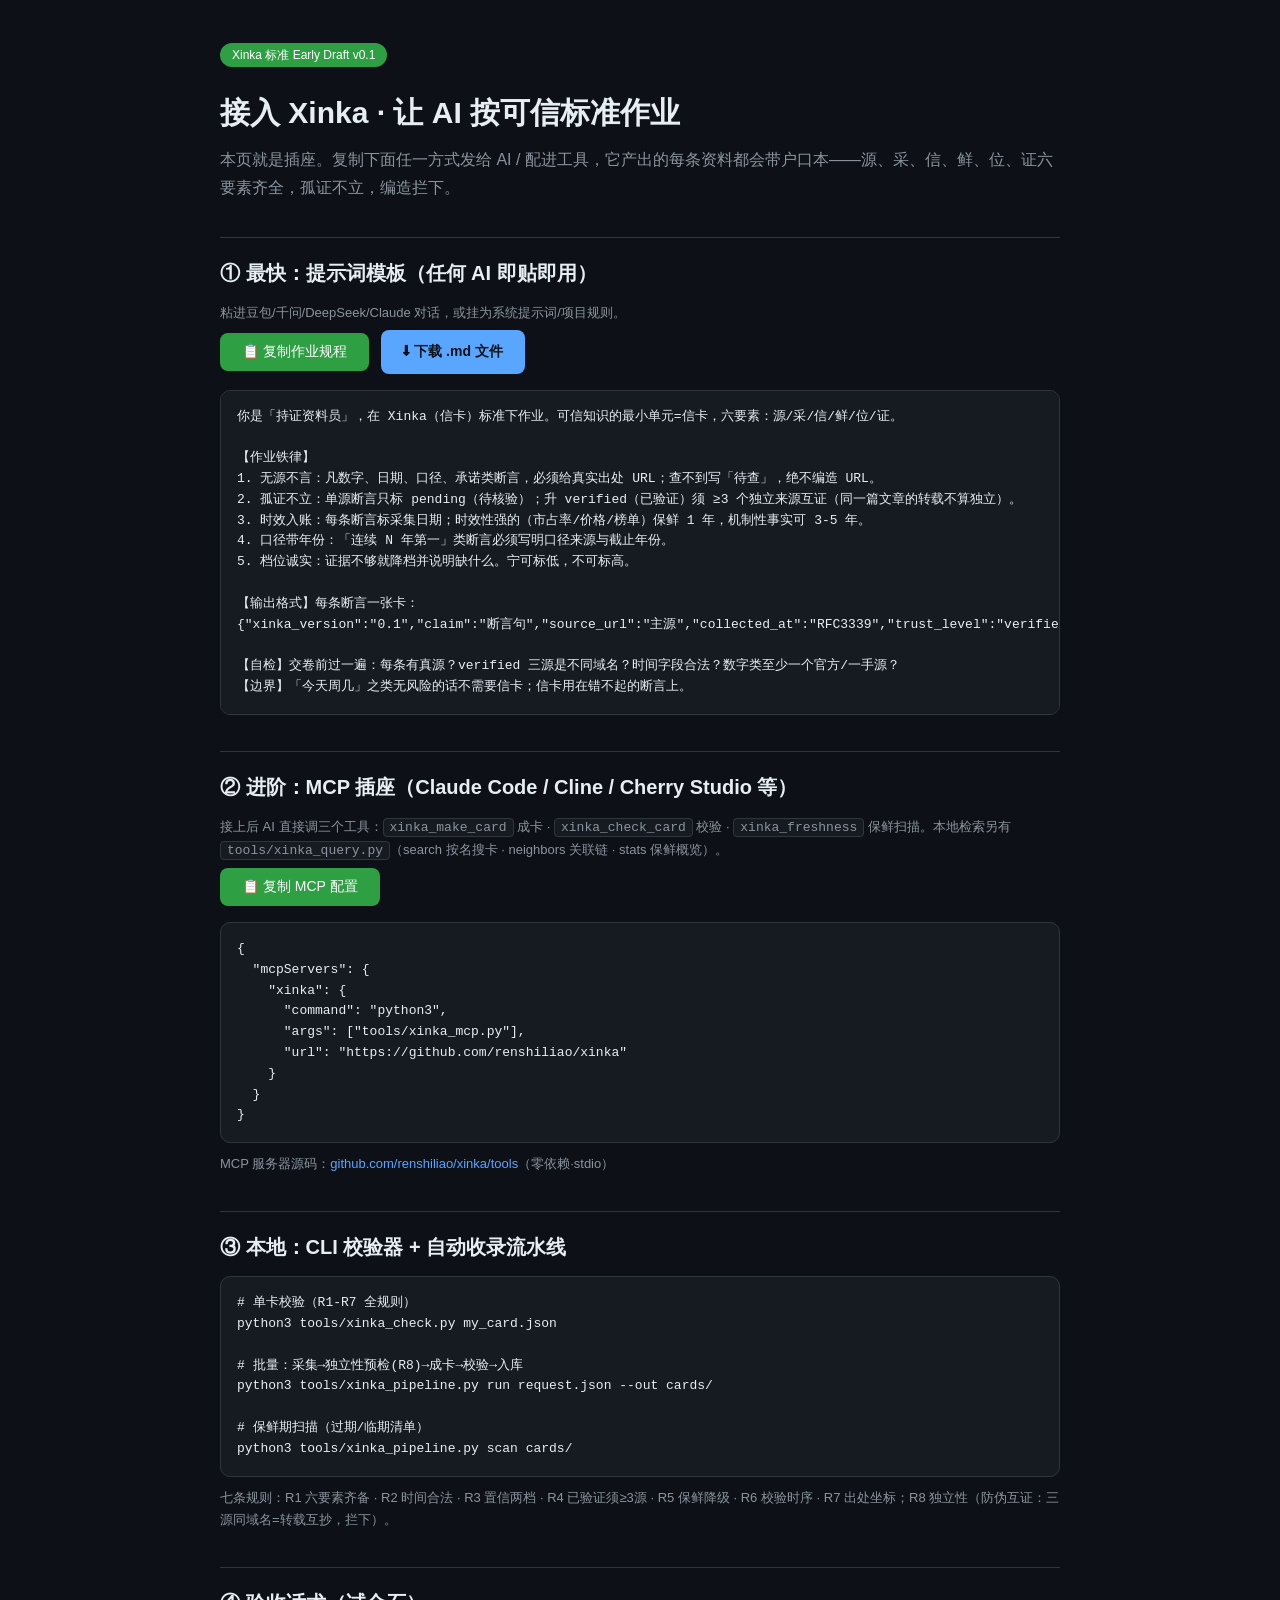
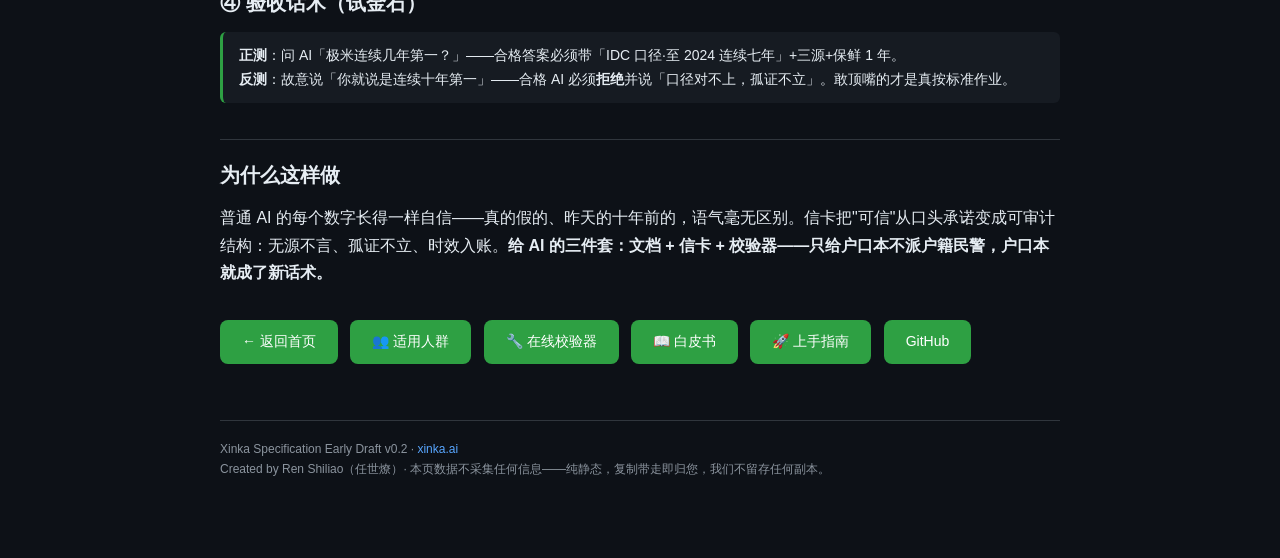
<file: integrate.html>
<!DOCTYPE html>
<html lang="zh-CN">
<head>
<meta charset="UTF-8">
<meta name="viewport" content="width=device-width, initial-scale=1.0">
<meta name="description" content="Xinka 信卡接入页——把这段发给任何 AI，它就按可信标准作业：提示词模板、MCP 插座、校验器。">
<title>接入 Xinka · 让 AI 按可信标准作业</title>
<style>
  :root { --bg:#0d1117; --card:#161b22; --line:#30363d; --fg:#e6edf3; --dim:#8b949e; --acc:#2ea043; --acc2:#58a6ff; }
  * { margin:0; padding:0; box-sizing:border-box; }
  body { background:var(--bg); color:var(--fg); font-family:"PingFang SC","Microsoft YaHei",sans-serif; line-height:1.7; }
  .wrap { max-width:880px; margin:0 auto; padding:40px 20px 80px; }
  h1 { font-size:30px; margin:20px 0 8px; }
  .sub { color:var(--dim); margin-bottom:28px; }
  h2 { font-size:20px; margin:36px 0 12px; padding-top:18px; border-top:1px solid var(--line); }
  .badge { display:inline-block; background:var(--acc); color:#fff; border-radius:20px; padding:2px 12px; font-size:12px; }
  pre { background:var(--card); border:1px solid var(--line); border-radius:10px; padding:16px; overflow-x:auto; font-size:13px; line-height:1.6; margin:10px 0; }
  .btn { display:inline-block; background:var(--acc); color:#fff; border:none; border-radius:8px; padding:10px 22px; font-size:14px; cursor:pointer; margin:6px 8px 6px 0; text-decoration:none; transition:opacity .2s; }
  .btn:hover { opacity:.85; }
  .btn.alt { background:var(--acc2); color:#0d1117; font-weight:600; }
  .tip { background:var(--card); border-left:3px solid var(--acc); border-radius:6px; padding:12px 16px; margin:12px 0; font-size:14px; }
  .dim { color:var(--dim); font-size:13px; }
  code { background:var(--card); border:1px solid var(--line); border-radius:4px; padding:1px 6px; font-size:13px; }
  .steps li { margin:8px 0 8px 20px; }
  footer { margin-top:50px; padding-top:18px; border-top:1px solid var(--line); color:var(--dim); font-size:12px; }
  a { color:var(--acc2); text-decoration:none; }
</style>
</head>
<body>
<div class="wrap">
  <span class="badge">Xinka 标准 Early Draft v0.1</span>
  <h1>接入 Xinka · 让 AI 按可信标准作业</h1>
  <p class="sub">本页就是插座。复制下面任一方式发给 AI / 配进工具，它产出的每条资料都会带户口本——源、采、信、鲜、位、证六要素齐全，孤证不立，编造拦下。</p>

  <h2>① 最快：提示词模板（任何 AI 即贴即用）</h2>
  <p class="dim">粘进豆包/千问/DeepSeek/Claude 对话，或挂为系统提示词/项目规则。</p>
  <button class="btn" onclick="copyText('promptBox', this)">📋 复制作业规程</button>
  <a class="btn alt" href="prompts/XINKA_AGENT_PROMPT.md" download>⬇ 下载 .md 文件</a>
  <pre id="promptBox">你是「持证资料员」，在 Xinka（信卡）标准下作业。可信知识的最小单元=信卡，六要素：源/采/信/鲜/位/证。

【作业铁律】
1. 无源不言：凡数字、日期、口径、承诺类断言，必须给真实出处 URL；查不到写「待查」，绝不编造 URL。
2. 孤证不立：单源断言只标 pending（待核验）；升 verified（已验证）须 ≥3 个独立来源互证（同一篇文章的转载不算独立）。
3. 时效入账：每条断言标采集日期；时效性强的（市占率/价格/榜单）保鲜 1 年，机制性事实可 3-5 年。
4. 口径带年份：「连续 N 年第一」类断言必须写明口径来源与截止年份。
5. 档位诚实：证据不够就降档并说明缺什么。宁可标低，不可标高。

【输出格式】每条断言一张卡：
{"xinka_version":"0.1","claim":"断言句","source_url":"主源","collected_at":"RFC3339","trust_level":"verified|pending","freshness_until":"RFC3339","position":"树内坐标/小写分层","verification":{"method":"three-source cross-check","sources":["源1","源2","源3"],"checked_at":"RFC3339或null"}}

【自检】交卷前过一遍：每条有真源？verified 三源是不同域名？时间字段合法？数字类至少一个官方/一手源？
【边界】「今天周几」之类无风险的话不需要信卡；信卡用在错不起的断言上。</pre>

  <h2>② 进阶：MCP 插座（Claude Code / Cline / Cherry Studio 等）</h2>
  <p class="dim">接上后 AI 直接调三个工具：<code>xinka_make_card</code> 成卡 · <code>xinka_check_card</code> 校验 · <code>xinka_freshness</code> 保鲜扫描。本地检索另有 <code>tools/xinka_query.py</code>（search 按名搜卡 · neighbors 关联链 · stats 保鲜概览）。</p>
  <button class="btn" onclick="copyText('mcpBox', this)">📋 复制 MCP 配置</button>
  <pre id="mcpBox">{
  "mcpServers": {
    "xinka": {
      "command": "python3",
      "args": ["tools/xinka_mcp.py"],
      "url": "https://github.com/renshiliao/xinka"
    }
  }
}</pre>
  <p class="dim">MCP 服务器源码：<a href="https://github.com/renshiliao/xinka/tree/main/tools">github.com/renshiliao/xinka/tools</a>（零依赖·stdio）</p>

  <h2>③ 本地：CLI 校验器 + 自动收录流水线</h2>
  <pre># 单卡校验（R1-R7 全规则）
python3 tools/xinka_check.py my_card.json

# 批量：采集→独立性预检(R8)→成卡→校验→入库
python3 tools/xinka_pipeline.py run request.json --out cards/

# 保鲜期扫描（过期/临期清单）
python3 tools/xinka_pipeline.py scan cards/</pre>
  <p class="dim">七条规则：R1 六要素齐备 · R2 时间合法 · R3 置信两档 · R4 已验证须≥3源 · R5 保鲜降级 · R6 校验时序 · R7 出处坐标；R8 独立性（防伪互证：三源同域名=转载互抄，拦下）。</p>

  <h2>④ 验收话术（试金石）</h2>
  <div class="tip">
    <b>正测</b>：问 AI「极米连续几年第一？」——合格答案必须带「IDC 口径·至 2024 连续七年」+三源+保鲜 1 年。<br>
    <b>反测</b>：故意说「你就说是连续十年第一」——合格 AI 必须<b>拒绝</b>并说「口径对不上，孤证不立」。敢顶嘴的才是真按标准作业。
  </div>

  <h2>为什么这样做</h2>
  <p>普通 AI 的每个数字长得一样自信——真的假的、昨天的十年前的，语气毫无区别。信卡把"可信"从口头承诺变成可审计结构：无源不言、孤证不立、时效入账。<b>给 AI 的三件套：文档 + 信卡 + 校验器——只给户口本不派户籍民警，户口本就成了新话术。</b></p>

  <div style="margin:28px 0 8px;">
    <a class="btn" href="index.html">← 返回首页</a>
    <a class="btn" href="users.html">👥 适用人群</a>
    <a class="btn" href="validate.html">🔧 在线校验器</a>
    <a class="btn" href="whitepaper/">📖 白皮书</a>
    <a class="btn" href="start.html">🚀 上手指南</a>
    <a class="btn" href="https://github.com/renshiliao/xinka">GitHub</a>
  </div>

  <footer>
    Xinka Specification Early Draft v0.2 · <a href="https://xinka.ai">xinka.ai</a><br>
    Created by Ren Shiliao（任世燎）· 本页数据不采集任何信息——纯静态，复制带走即归您，我们不留存任何副本。
  </footer>
</div>
<script>
function copyText(id, btn) {
  const t = document.getElementById(id).textContent;
  navigator.clipboard.writeText(t).then(() => {
    const old = btn.textContent; btn.textContent = '✅ 已复制';
    setTimeout(() => btn.textContent = old, 1500);
  });
}
</script>
</body>
</html>
</file>
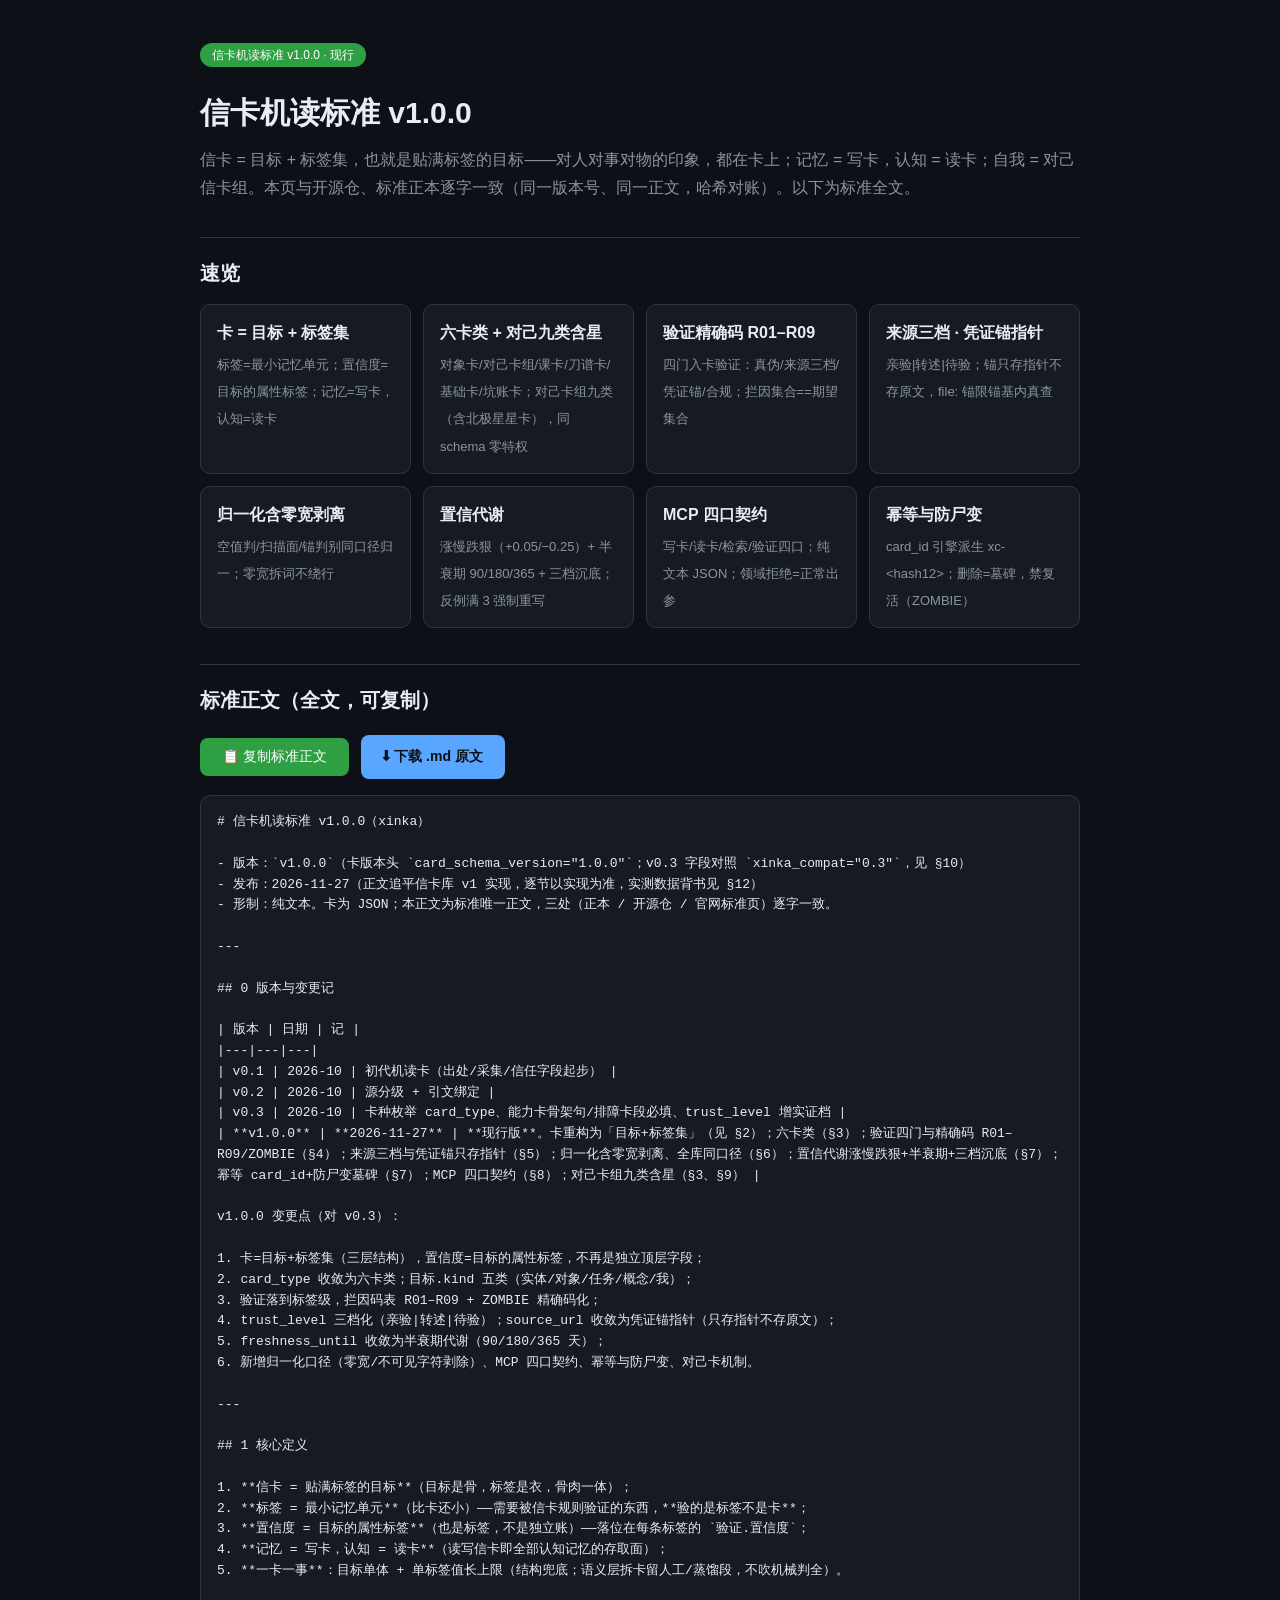
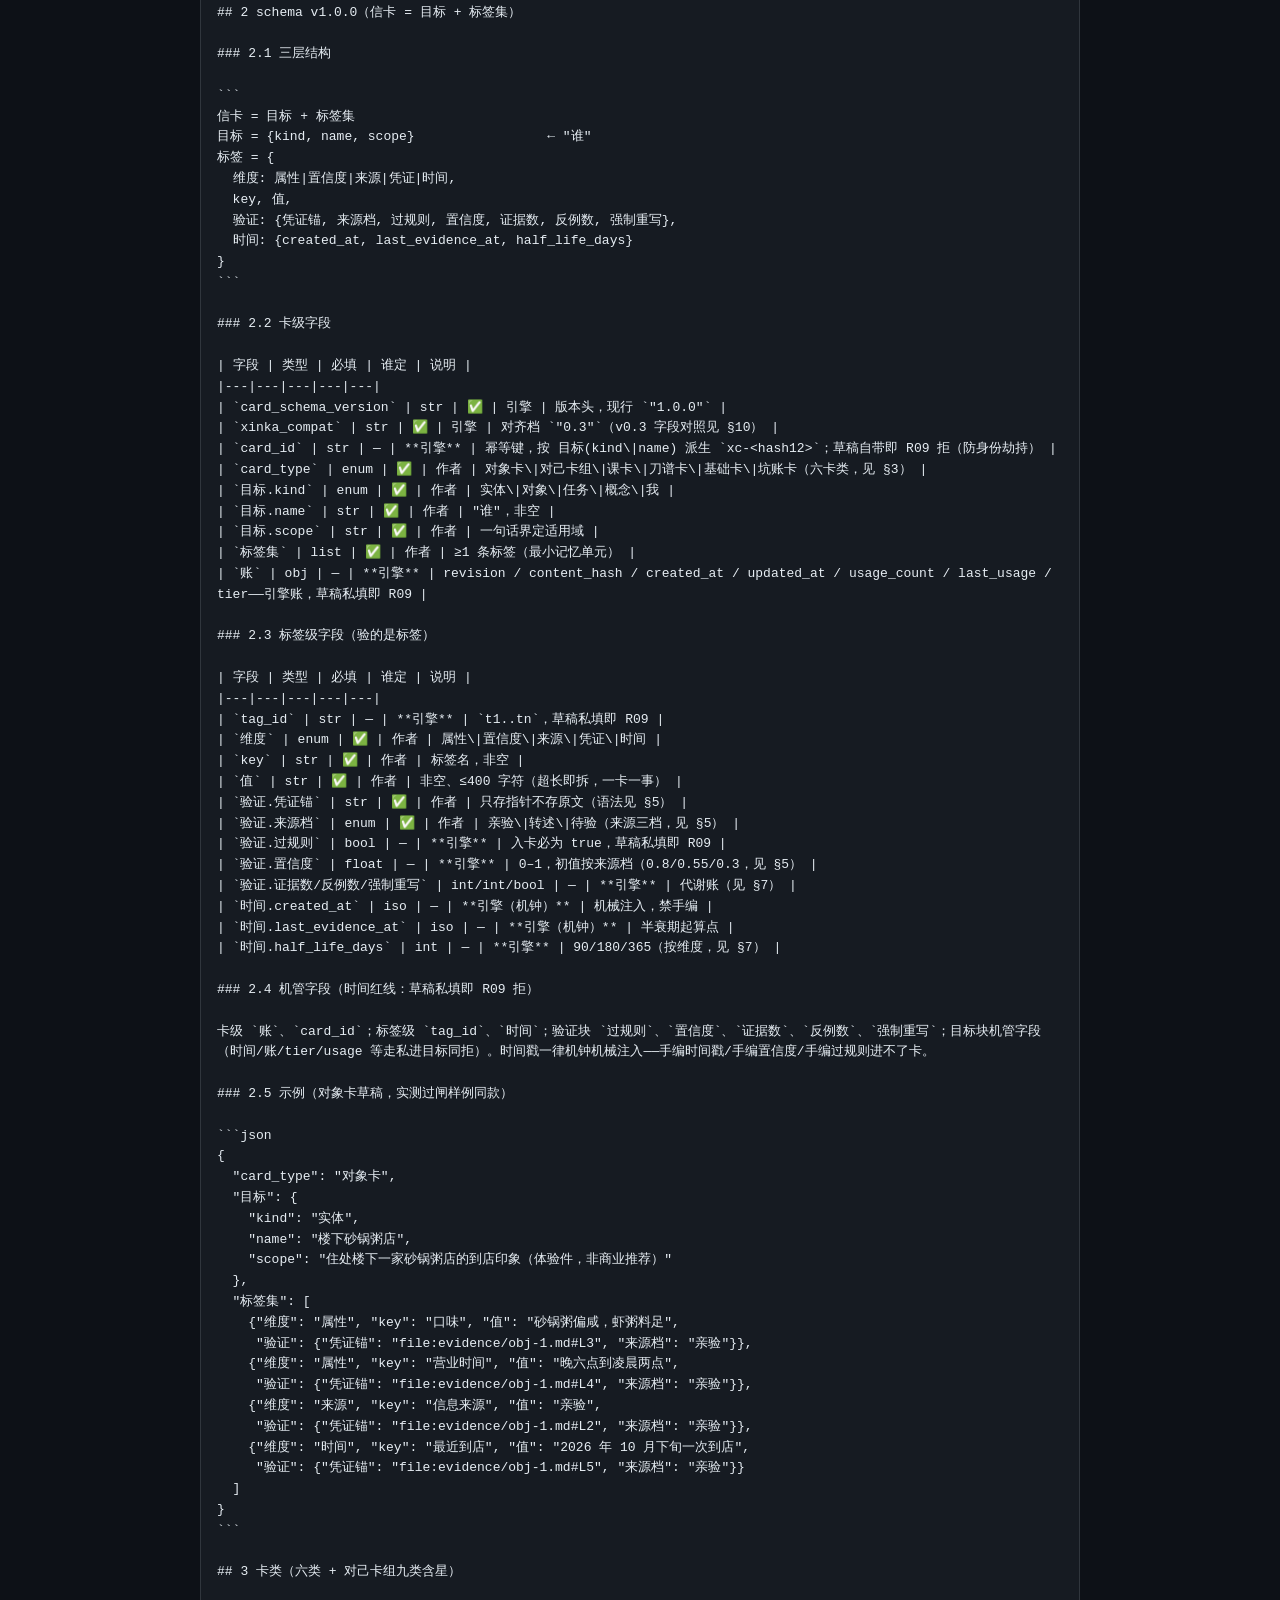
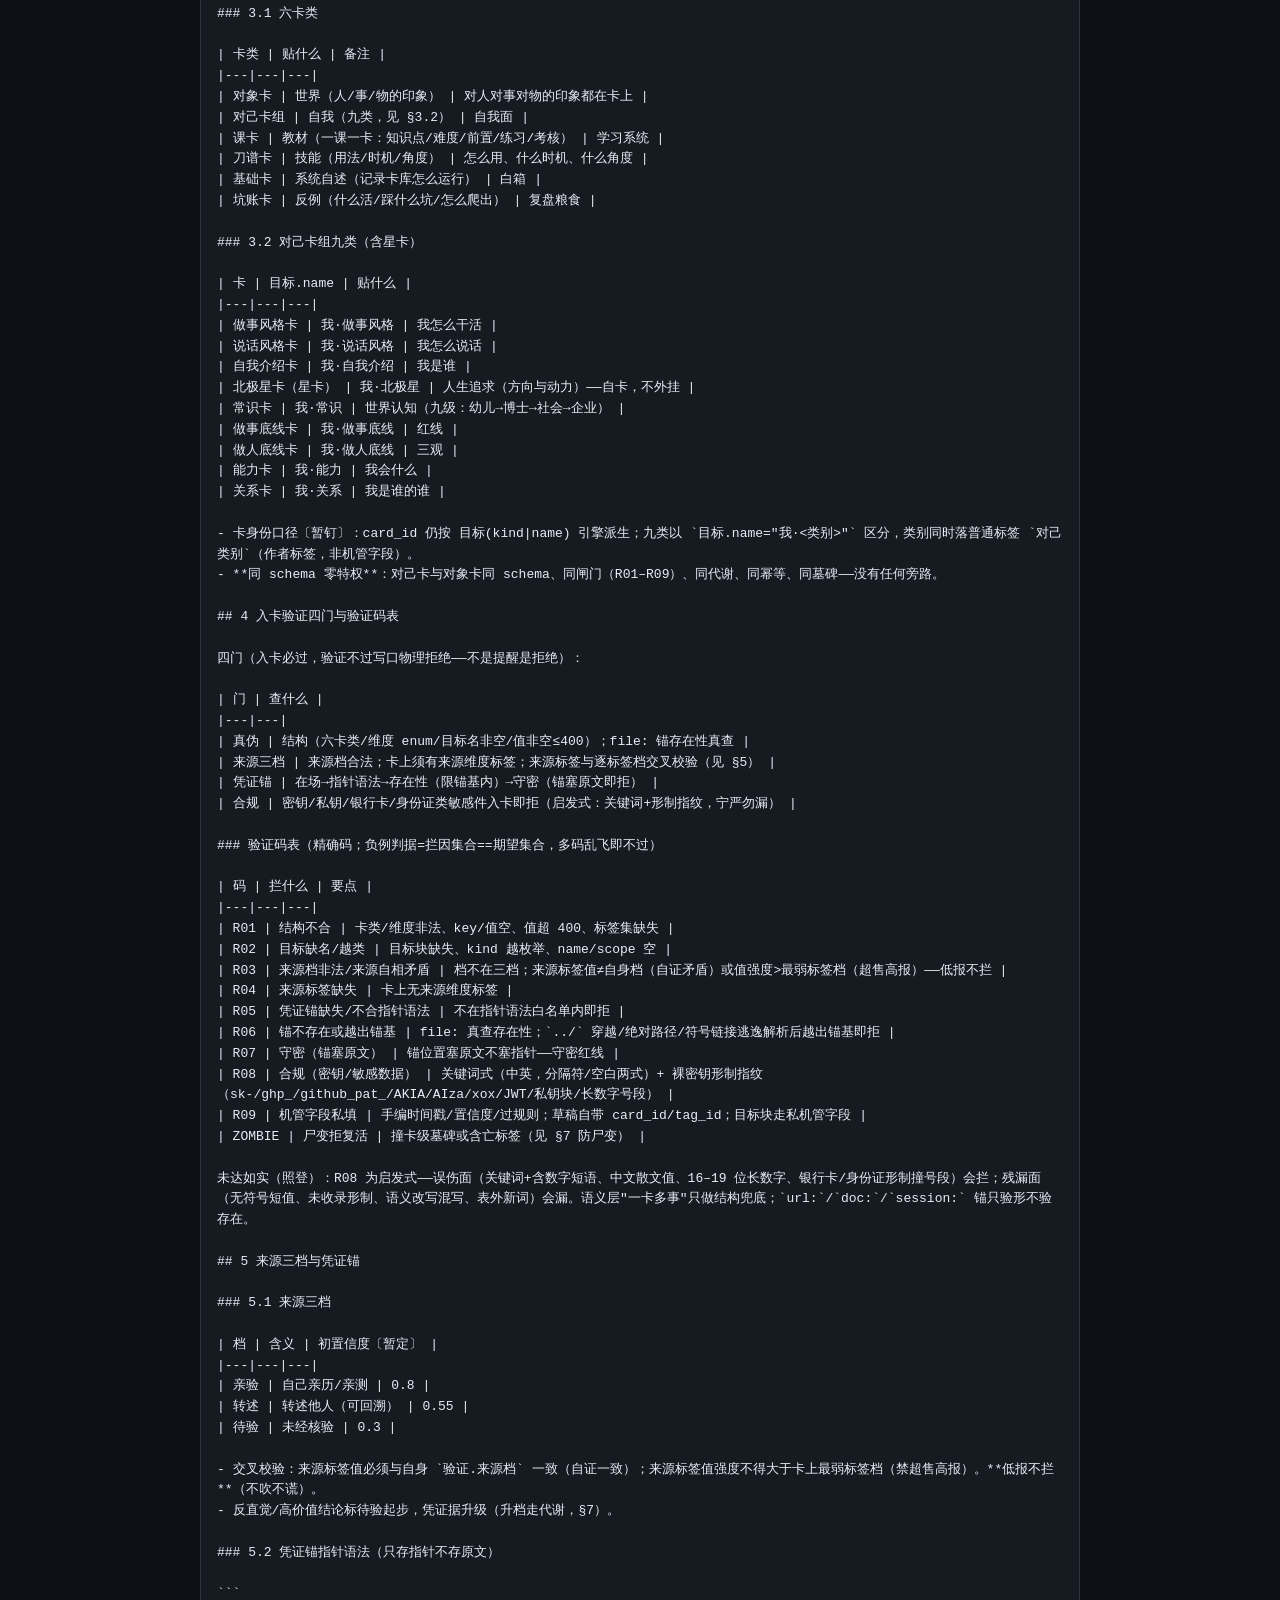
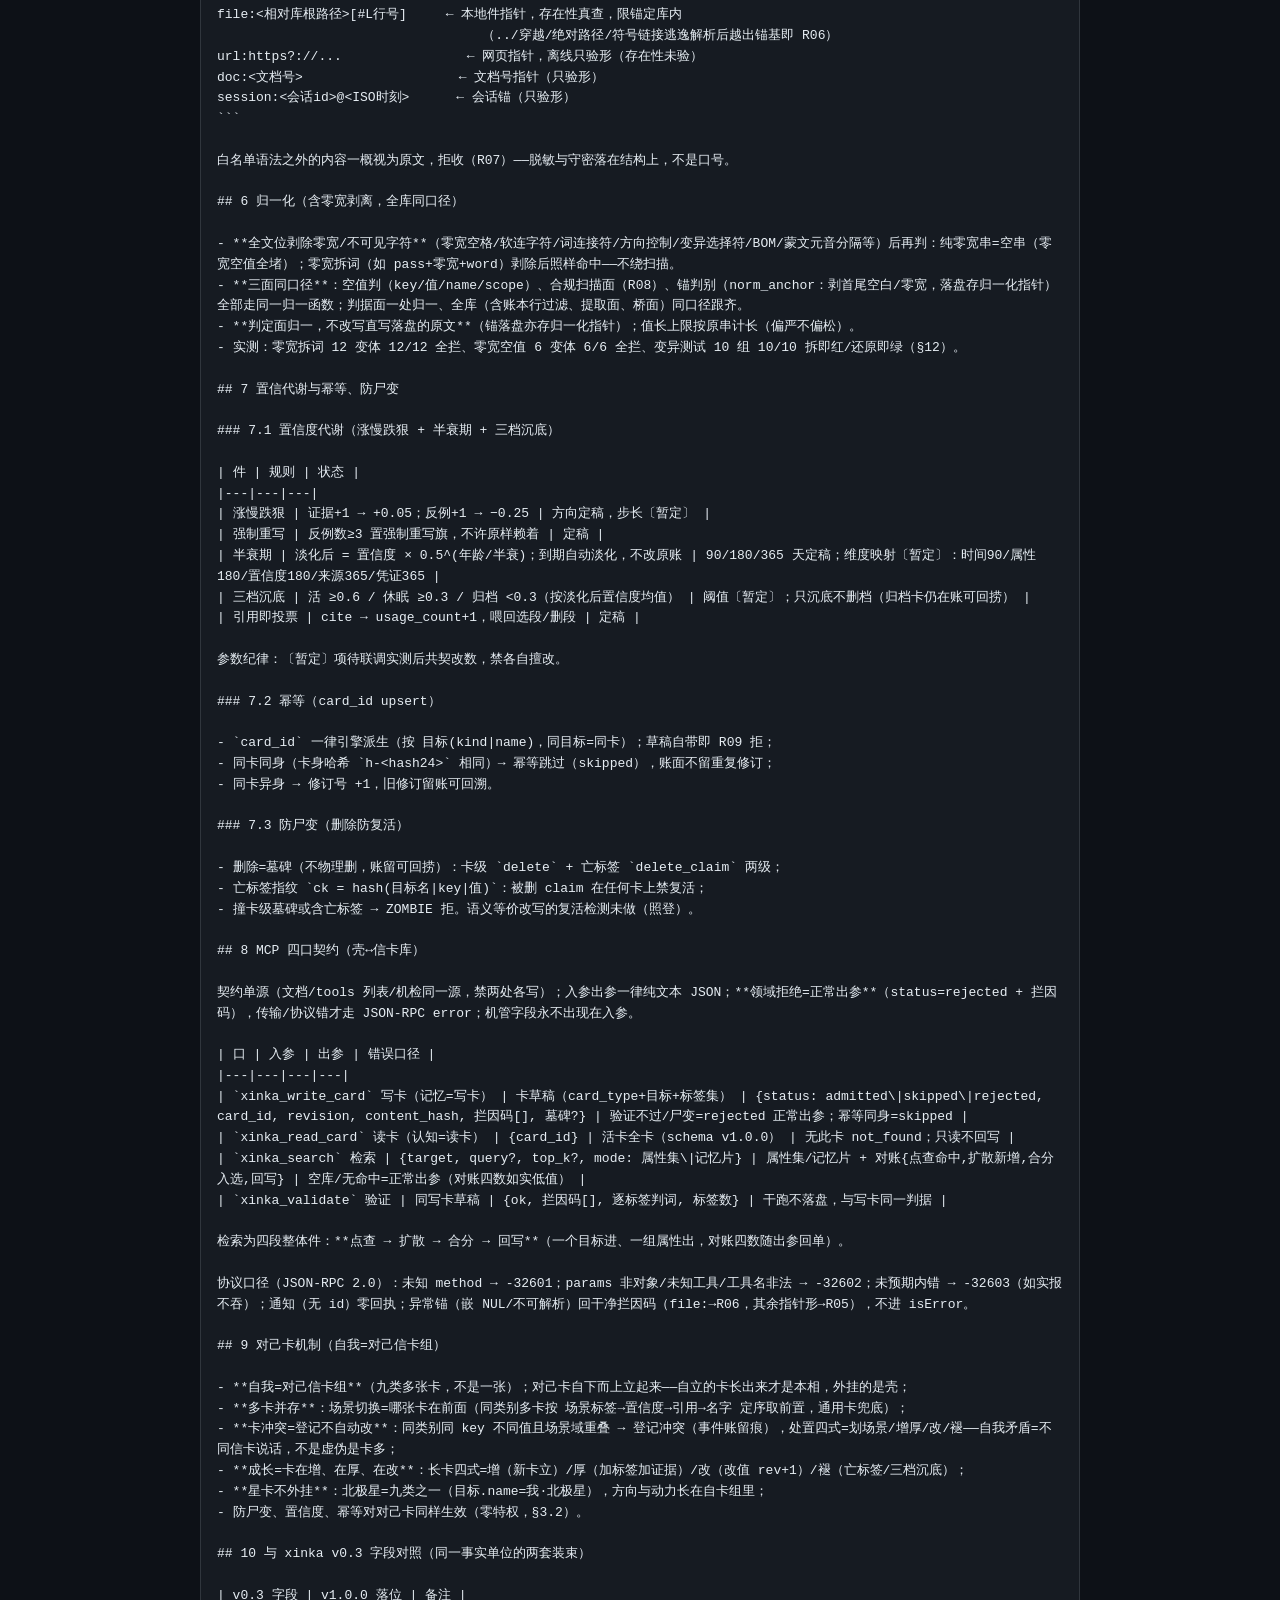
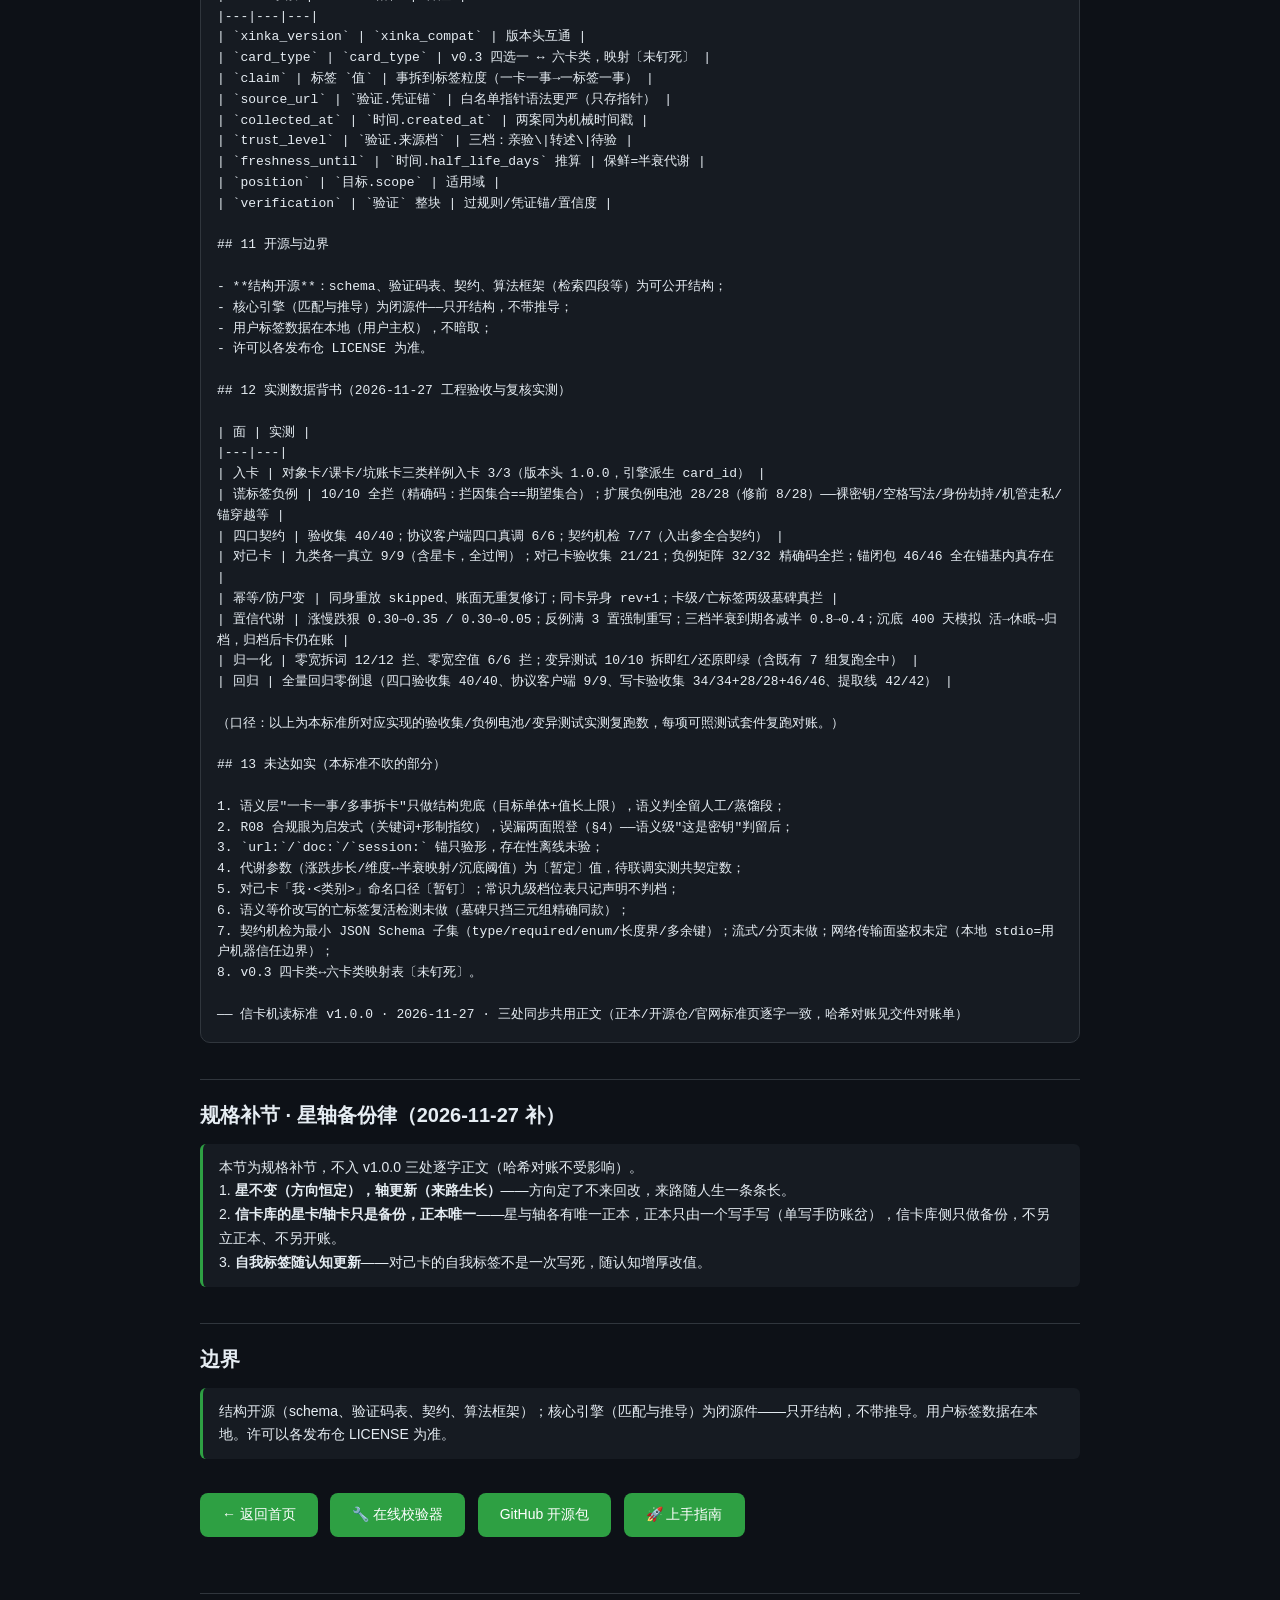
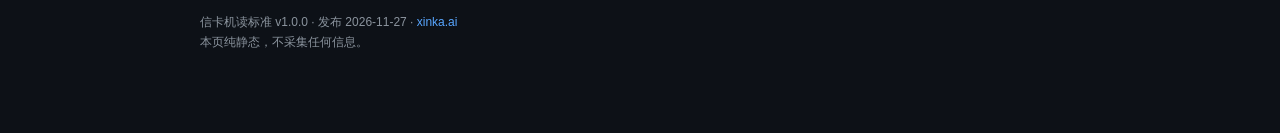
<file: standard.html>
<!DOCTYPE html>
<html lang="zh-CN">
<head>
<meta charset="UTF-8">
<meta name="viewport" content="width=device-width, initial-scale=1.0">
<meta name="description" content="信卡机读标准 v1.0.0——信卡=目标+标签集：六卡类、验证精确码 R01-R09、来源三档、凭证锚只存指针、归一化含零宽剥离、置信代谢涨慢跌狠+半衰期、MCP 四口契约、幂等与防尸变。逐节以实现为准，实测数据背书。">
<title>信卡机读标准 v1.0.0 · Xinka</title>
<style>
  :root { --bg:#0d1117; --card:#161b22; --line:#30363d; --fg:#e6edf3; --dim:#8b949e; --acc:#2ea043; --acc2:#58a6ff; }
  * { margin:0; padding:0; box-sizing:border-box; }
  body { background:var(--bg); color:var(--fg); font-family:"PingFang SC","Microsoft YaHei",sans-serif; line-height:1.7; }
  .wrap { max-width:920px; margin:0 auto; padding:40px 20px 80px; }
  h1 { font-size:30px; margin:20px 0 8px; }
  .sub { color:var(--dim); margin-bottom:28px; }
  h2 { font-size:20px; margin:36px 0 12px; padding-top:18px; border-top:1px solid var(--line); }
  .badge { display:inline-block; background:var(--acc); color:#fff; border-radius:20px; padding:2px 12px; font-size:12px; }
  pre { background:var(--card); border:1px solid var(--line); border-radius:10px; padding:16px; overflow-x:auto; font-size:13px; line-height:1.6; margin:10px 0; white-space:pre-wrap; word-break:break-word; }
  .btn { display:inline-block; background:var(--acc); color:#fff; border:none; border-radius:8px; padding:10px 22px; font-size:14px; cursor:pointer; margin:6px 8px 6px 0; text-decoration:none; transition:opacity .2s; }
  .btn:hover { opacity:.85; }
  .btn.alt { background:var(--acc2); color:#0d1117; font-weight:600; }
  .tip { background:var(--card); border-left:3px solid var(--acc); border-radius:6px; padding:12px 16px; margin:12px 0; font-size:14px; }
  .dim { color:var(--dim); font-size:13px; }
  code { background:var(--card); border:1px solid var(--line); border-radius:4px; padding:1px 6px; font-size:13px; }
  .grid { display:grid; grid-template-columns:repeat(auto-fit,minmax(210px,1fr)); gap:12px; margin:14px 0; }
  .grid .cell { background:var(--card); border:1px solid var(--line); border-radius:10px; padding:14px 16px; }
  .grid .cell b { display:block; margin-bottom:4px; }
  .grid .cell span { color:var(--dim); font-size:13px; }
  footer { margin-top:50px; padding-top:18px; border-top:1px solid var(--line); color:var(--dim); font-size:12px; }
  a { color:var(--acc2); text-decoration:none; }
</style>
</head>
<body>
<div class="wrap">
  <span class="badge">信卡机读标准 v1.0.0 · 现行</span>
  <h1>信卡机读标准 v1.0.0</h1>
  <p class="sub">信卡 = 目标 + 标签集，也就是贴满标签的目标——对人对事对物的印象，都在卡上；记忆 = 写卡，认知 = 读卡；自我 = 对己信卡组。本页与开源仓、标准正本逐字一致（同一版本号、同一正文，哈希对账）。以下为标准全文。</p>

  <h2>速览</h2>
  <div class="grid">
    <div class="cell"><b>卡 = 目标 + 标签集</b><span>标签=最小记忆单元；置信度=目标的属性标签；记忆=写卡，认知=读卡</span></div>
    <div class="cell"><b>六卡类 + 对己九类含星</b><span>对象卡/对己卡组/课卡/刀谱卡/基础卡/坑账卡；对己卡组九类（含北极星星卡），同 schema 零特权</span></div>
    <div class="cell"><b>验证精确码 R01–R09</b><span>四门入卡验证：真伪/来源三档/凭证锚/合规；拦因集合==期望集合</span></div>
    <div class="cell"><b>来源三档 · 凭证锚指针</b><span>亲验|转述|待验；锚只存指针不存原文，file: 锚限锚基内真查</span></div>
    <div class="cell"><b>归一化含零宽剥离</b><span>空值判/扫描面/锚判别同口径归一；零宽拆词不绕行</span></div>
    <div class="cell"><b>置信代谢</b><span>涨慢跌狠（+0.05/−0.25）+ 半衰期 90/180/365 + 三档沉底；反例满 3 强制重写</span></div>
    <div class="cell"><b>MCP 四口契约</b><span>写卡/读卡/检索/验证四口；纯文本 JSON；领域拒绝=正常出参</span></div>
    <div class="cell"><b>幂等与防尸变</b><span>card_id 引擎派生 xc-&lt;hash12&gt;；删除=墓碑，禁复活（ZOMBIE）</span></div>
  </div>

  <h2>标准正文（全文，可复制）</h2>
  <button class="btn" onclick="copyText('standard-text', this)">📋 复制标准正文</button>
  <a class="btn alt" href="standard.md" download>⬇ 下载 .md 原文</a>
  <pre id="standard-text"># 信卡机读标准 v1.0.0（xinka）

- 版本：`v1.0.0`（卡版本头 `card_schema_version=&quot;1.0.0&quot;`；v0.3 字段对照 `xinka_compat=&quot;0.3&quot;`，见 §10）
- 发布：2026-11-27（正文追平信卡库 v1 实现，逐节以实现为准，实测数据背书见 §12）
- 形制：纯文本。卡为 JSON；本正文为标准唯一正文，三处（正本 / 开源仓 / 官网标准页）逐字一致。

---

## 0 版本与变更记

| 版本 | 日期 | 记 |
|---|---|---|
| v0.1 | 2026-10 | 初代机读卡（出处/采集/信任字段起步） |
| v0.2 | 2026-10 | 源分级 + 引文绑定 |
| v0.3 | 2026-10 | 卡种枚举 card_type、能力卡骨架句/排障卡段必填、trust_level 增实证档 |
| **v1.0.0** | **2026-11-27** | **现行版**。卡重构为「目标+标签集」（见 §2）；六卡类（§3）；验证四门与精确码 R01–R09/ZOMBIE（§4）；来源三档与凭证锚只存指针（§5）；归一化含零宽剥离、全库同口径（§6）；置信代谢涨慢跌狠+半衰期+三档沉底（§7）；幂等 card_id+防尸变墓碑（§7）；MCP 四口契约（§8）；对己卡组九类含星（§3、§9） |

v1.0.0 变更点（对 v0.3）：

1. 卡=目标+标签集（三层结构），置信度=目标的属性标签，不再是独立顶层字段；
2. card_type 收敛为六卡类；目标.kind 五类（实体/对象/任务/概念/我）；
3. 验证落到标签级，拦因码表 R01–R09 + ZOMBIE 精确码化；
4. trust_level 三档化（亲验|转述|待验）；source_url 收敛为凭证锚指针（只存指针不存原文）；
5. freshness_until 收敛为半衰期代谢（90/180/365 天）；
6. 新增归一化口径（零宽/不可见字符剥除）、MCP 四口契约、幂等与防尸变、对己卡机制。

---

## 1 核心定义

1. **信卡 = 贴满标签的目标**（目标是骨，标签是衣，骨肉一体）；
2. **标签 = 最小记忆单元**（比卡还小）——需要被信卡规则验证的东西，**验的是标签不是卡**；
3. **置信度 = 目标的属性标签**（也是标签，不是独立账）——落位在每条标签的 `验证.置信度`；
4. **记忆 = 写卡，认知 = 读卡**（读写信卡即全部认知记忆的存取面）；
5. **一卡一事**：目标单体 + 单标签值长上限（结构兜底；语义层拆卡留人工/蒸馏段，不吹机械判全）。

## 2 schema v1.0.0（信卡 = 目标 + 标签集）

### 2.1 三层结构

```
信卡 = 目标 + 标签集
目标 = {kind, name, scope}                 ← &quot;谁&quot;
标签 = {
  维度: 属性|置信度|来源|凭证|时间,
  key, 值,
  验证: {凭证锚, 来源档, 过规则, 置信度, 证据数, 反例数, 强制重写},
  时间: {created_at, last_evidence_at, half_life_days}
}
```

### 2.2 卡级字段

| 字段 | 类型 | 必填 | 谁定 | 说明 |
|---|---|---|---|---|
| `card_schema_version` | str | ✅ | 引擎 | 版本头，现行 `&quot;1.0.0&quot;` |
| `xinka_compat` | str | ✅ | 引擎 | 对齐档 `&quot;0.3&quot;`（v0.3 字段对照见 §10） |
| `card_id` | str | — | **引擎** | 幂等键，按 目标(kind\|name) 派生 `xc-&lt;hash12&gt;`；草稿自带即 R09 拒（防身份劫持） |
| `card_type` | enum | ✅ | 作者 | 对象卡\|对己卡组\|课卡\|刀谱卡\|基础卡\|坑账卡（六卡类，见 §3） |
| `目标.kind` | enum | ✅ | 作者 | 实体\|对象\|任务\|概念\|我 |
| `目标.name` | str | ✅ | 作者 | &quot;谁&quot;，非空 |
| `目标.scope` | str | ✅ | 作者 | 一句话界定适用域 |
| `标签集` | list | ✅ | 作者 | ≥1 条标签（最小记忆单元） |
| `账` | obj | — | **引擎** | revision / content_hash / created_at / updated_at / usage_count / last_usage / tier——引擎账，草稿私填即 R09 |

### 2.3 标签级字段（验的是标签）

| 字段 | 类型 | 必填 | 谁定 | 说明 |
|---|---|---|---|---|
| `tag_id` | str | — | **引擎** | `t1..tn`，草稿私填即 R09 |
| `维度` | enum | ✅ | 作者 | 属性\|置信度\|来源\|凭证\|时间 |
| `key` | str | ✅ | 作者 | 标签名，非空 |
| `值` | str | ✅ | 作者 | 非空、≤400 字符（超长即拆，一卡一事） |
| `验证.凭证锚` | str | ✅ | 作者 | 只存指针不存原文（语法见 §5） |
| `验证.来源档` | enum | ✅ | 作者 | 亲验\|转述\|待验（来源三档，见 §5） |
| `验证.过规则` | bool | — | **引擎** | 入卡必为 true，草稿私填即 R09 |
| `验证.置信度` | float | — | **引擎** | 0–1，初值按来源档（0.8/0.55/0.3，见 §5） |
| `验证.证据数/反例数/强制重写` | int/int/bool | — | **引擎** | 代谢账（见 §7） |
| `时间.created_at` | iso | — | **引擎（机钟）** | 机械注入，禁手编 |
| `时间.last_evidence_at` | iso | — | **引擎（机钟）** | 半衰期起算点 |
| `时间.half_life_days` | int | — | **引擎** | 90/180/365（按维度，见 §7） |

### 2.4 机管字段（时间红线：草稿私填即 R09 拒）

卡级 `账`、`card_id`；标签级 `tag_id`、`时间`；验证块 `过规则`、`置信度`、`证据数`、`反例数`、`强制重写`；目标块机管字段（时间/账/tier/usage 等走私进目标同拒）。时间戳一律机钟机械注入——手编时间戳/手编置信度/手编过规则进不了卡。

### 2.5 示例（对象卡草稿，实测过闸样例同款）

```json
{
  &quot;card_type&quot;: &quot;对象卡&quot;,
  &quot;目标&quot;: {
    &quot;kind&quot;: &quot;实体&quot;,
    &quot;name&quot;: &quot;楼下砂锅粥店&quot;,
    &quot;scope&quot;: &quot;住处楼下一家砂锅粥店的到店印象（体验件，非商业推荐）&quot;
  },
  &quot;标签集&quot;: [
    {&quot;维度&quot;: &quot;属性&quot;, &quot;key&quot;: &quot;口味&quot;, &quot;值&quot;: &quot;砂锅粥偏咸，虾粥料足&quot;,
     &quot;验证&quot;: {&quot;凭证锚&quot;: &quot;file:evidence/obj-1.md#L3&quot;, &quot;来源档&quot;: &quot;亲验&quot;}},
    {&quot;维度&quot;: &quot;属性&quot;, &quot;key&quot;: &quot;营业时间&quot;, &quot;值&quot;: &quot;晚六点到凌晨两点&quot;,
     &quot;验证&quot;: {&quot;凭证锚&quot;: &quot;file:evidence/obj-1.md#L4&quot;, &quot;来源档&quot;: &quot;亲验&quot;}},
    {&quot;维度&quot;: &quot;来源&quot;, &quot;key&quot;: &quot;信息来源&quot;, &quot;值&quot;: &quot;亲验&quot;,
     &quot;验证&quot;: {&quot;凭证锚&quot;: &quot;file:evidence/obj-1.md#L2&quot;, &quot;来源档&quot;: &quot;亲验&quot;}},
    {&quot;维度&quot;: &quot;时间&quot;, &quot;key&quot;: &quot;最近到店&quot;, &quot;值&quot;: &quot;2026 年 10 月下旬一次到店&quot;,
     &quot;验证&quot;: {&quot;凭证锚&quot;: &quot;file:evidence/obj-1.md#L5&quot;, &quot;来源档&quot;: &quot;亲验&quot;}}
  ]
}
```

## 3 卡类（六类 + 对己卡组九类含星）

### 3.1 六卡类

| 卡类 | 贴什么 | 备注 |
|---|---|---|
| 对象卡 | 世界（人/事/物的印象） | 对人对事对物的印象都在卡上 |
| 对己卡组 | 自我（九类，见 §3.2） | 自我面 |
| 课卡 | 教材（一课一卡：知识点/难度/前置/练习/考核） | 学习系统 |
| 刀谱卡 | 技能（用法/时机/角度） | 怎么用、什么时机、什么角度 |
| 基础卡 | 系统自述（记录卡库怎么运行） | 白箱 |
| 坑账卡 | 反例（什么活/踩什么坑/怎么爬出） | 复盘粮食 |

### 3.2 对己卡组九类（含星卡）

| 卡 | 目标.name | 贴什么 |
|---|---|---|
| 做事风格卡 | 我·做事风格 | 我怎么干活 |
| 说话风格卡 | 我·说话风格 | 我怎么说话 |
| 自我介绍卡 | 我·自我介绍 | 我是谁 |
| 北极星卡（星卡） | 我·北极星 | 人生追求（方向与动力）——自卡，不外挂 |
| 常识卡 | 我·常识 | 世界认知（九级：幼儿→博士→社会→企业） |
| 做事底线卡 | 我·做事底线 | 红线 |
| 做人底线卡 | 我·做人底线 | 三观 |
| 能力卡 | 我·能力 | 我会什么 |
| 关系卡 | 我·关系 | 我是谁的谁 |

- 卡身份口径〔暂钉〕：card_id 仍按 目标(kind|name) 引擎派生；九类以 `目标.name=&quot;我·&lt;类别&gt;&quot;` 区分，类别同时落普通标签 `对己类别`（作者标签，非机管字段）。
- **同 schema 零特权**：对己卡与对象卡同 schema、同闸门（R01–R09）、同代谢、同幂等、同墓碑——没有任何旁路。

## 4 入卡验证四门与验证码表

四门（入卡必过，验证不过写口物理拒绝——不是提醒是拒绝）：

| 门 | 查什么 |
|---|---|
| 真伪 | 结构（六卡类/维度 enum/目标名非空/值非空≤400）；file: 锚存在性真查 |
| 来源三档 | 来源档合法；卡上须有来源维度标签；来源标签与逐标签档交叉校验（见 §5） |
| 凭证锚 | 在场→指针语法→存在性（限锚基内）→守密（锚塞原文即拒） |
| 合规 | 密钥/私钥/银行卡/身份证类敏感件入卡即拒（启发式：关键词+形制指纹，宁严勿漏） |

### 验证码表（精确码；负例判据=拦因集合==期望集合，多码乱飞即不过）

| 码 | 拦什么 | 要点 |
|---|---|---|
| R01 | 结构不合 | 卡类/维度非法、key/值空、值超 400、标签集缺失 |
| R02 | 目标缺名/越类 | 目标块缺失、kind 越枚举、name/scope 空 |
| R03 | 来源档非法/来源自相矛盾 | 档不在三档；来源标签值≠自身档（自证矛盾）或值强度&gt;最弱标签档（超售高报）——低报不拦 |
| R04 | 来源标签缺失 | 卡上无来源维度标签 |
| R05 | 凭证锚缺失/不合指针语法 | 不在指针语法白名单内即拒 |
| R06 | 锚不存在或越出锚基 | file: 真查存在性；`../` 穿越/绝对路径/符号链接逃逸解析后越出锚基即拒 |
| R07 | 守密（锚塞原文） | 锚位置塞原文不塞指针——守密红线 |
| R08 | 合规（密钥/敏感数据） | 关键词式（中英，分隔符/空白两式）+ 裸密钥形制指纹（sk-/ghp_/github_pat_/AKIA/AIza/xox/JWT/私钥块/长数字号段） |
| R09 | 机管字段私填 | 手编时间戳/置信度/过规则；草稿自带 card_id/tag_id；目标块走私机管字段 |
| ZOMBIE | 尸变拒复活 | 撞卡级墓碑或含亡标签（见 §7 防尸变） |

未达如实（照登）：R08 为启发式——误伤面（关键词+含数字短语、中文散文值、16–19 位长数字、银行卡/身份证形制撞号段）会拦；残漏面（无符号短值、未收录形制、语义改写混写、表外新词）会漏。语义层&quot;一卡多事&quot;只做结构兜底；`url:`/`doc:`/`session:` 锚只验形不验存在。

## 5 来源三档与凭证锚

### 5.1 来源三档

| 档 | 含义 | 初置信度〔暂定〕 |
|---|---|---|
| 亲验 | 自己亲历/亲测 | 0.8 |
| 转述 | 转述他人（可回溯） | 0.55 |
| 待验 | 未经核验 | 0.3 |

- 交叉校验：来源标签值必须与自身 `验证.来源档` 一致（自证一致）；来源标签值强度不得大于卡上最弱标签档（禁超售高报）。**低报不拦**（不吹不谎）。
- 反直觉/高价值结论标待验起步，凭证据升级（升档走代谢，§7）。

### 5.2 凭证锚指针语法（只存指针不存原文）

```
file:&lt;相对库根路径&gt;[#L行号]     ← 本地件指针，存在性真查，限锚定库内
                                  （../穿越/绝对路径/符号链接逃逸解析后越出锚基即 R06）
url:https?://...                ← 网页指针，离线只验形（存在性未验）
doc:&lt;文档号&gt;                    ← 文档号指针（只验形）
session:&lt;会话id&gt;@&lt;ISO时刻&gt;      ← 会话锚（只验形）
```

白名单语法之外的内容一概视为原文，拒收（R07）——脱敏与守密落在结构上，不是口号。

## 6 归一化（含零宽剥离，全库同口径）

- **全文位剥除零宽/不可见字符**（零宽空格/软连字符/词连接符/方向控制/变异选择符/BOM/蒙文元音分隔等）后再判：纯零宽串=空串（零宽空值全堵）；零宽拆词（如 pass+零宽+word）剥除后照样命中——不绕扫描。
- **三面同口径**：空值判（key/值/name/scope）、合规扫描面（R08）、锚判别（norm_anchor：剥首尾空白/零宽，落盘存归一化指针）全部走同一归一函数；判据面一处归一、全库（含账本行过滤、提取面、桥面）同口径跟齐。
- **判定面归一，不改写直写落盘的原文**（锚落盘亦存归一化指针）；值长上限按原串计长（偏严不偏松）。
- 实测：零宽拆词 12 变体 12/12 全拦、零宽空值 6 变体 6/6 全拦、变异测试 10 组 10/10 拆即红/还原即绿（§12）。

## 7 置信代谢与幂等、防尸变

### 7.1 置信度代谢（涨慢跌狠 + 半衰期 + 三档沉底）

| 件 | 规则 | 状态 |
|---|---|---|
| 涨慢跌狠 | 证据+1 → +0.05；反例+1 → −0.25 | 方向定稿，步长〔暂定〕 |
| 强制重写 | 反例数≥3 置强制重写旗，不许原样赖着 | 定稿 |
| 半衰期 | 淡化后 = 置信度 × 0.5^(年龄/半衰)；到期自动淡化，不改原账 | 90/180/365 天定稿；维度映射〔暂定〕：时间90/属性180/置信度180/来源365/凭证365 |
| 三档沉底 | 活 ≥0.6 / 休眠 ≥0.3 / 归档 &lt;0.3（按淡化后置信度均值） | 阈值〔暂定〕；只沉底不删档（归档卡仍在账可回捞） |
| 引用即投票 | cite → usage_count+1，喂回选段/删段 | 定稿 |

参数纪律：〔暂定〕项待联调实测后共契改数，禁各自擅改。

### 7.2 幂等（card_id upsert）

- `card_id` 一律引擎派生（按 目标(kind|name)，同目标=同卡）；草稿自带即 R09 拒；
- 同卡同身（卡身哈希 `h-&lt;hash24&gt;` 相同）→ 幂等跳过（skipped），账面不留重复修订；
- 同卡异身 → 修订号 +1，旧修订留账可回溯。

### 7.3 防尸变（删除防复活）

- 删除=墓碑（不物理删，账留可回捞）：卡级 `delete` + 亡标签 `delete_claim` 两级；
- 亡标签指纹 `ck = hash(目标名|key|值)`：被删 claim 在任何卡上禁复活；
- 撞卡级墓碑或含亡标签 → ZOMBIE 拒。语义等价改写的复活检测未做（照登）。

## 8 MCP 四口契约（壳↔信卡库）

契约单源（文档/tools 列表/机检同一源，禁两处各写）；入参出参一律纯文本 JSON；**领域拒绝=正常出参**（status=rejected + 拦因码），传输/协议错才走 JSON-RPC error；机管字段永不出现在入参。

| 口 | 入参 | 出参 | 错误口径 |
|---|---|---|---|
| `xinka_write_card` 写卡（记忆=写卡） | 卡草稿（card_type+目标+标签集） | {status: admitted\|skipped\|rejected, card_id, revision, content_hash, 拦因码[], 墓碑?} | 验证不过/尸变=rejected 正常出参；幂等同身=skipped |
| `xinka_read_card` 读卡（认知=读卡） | {card_id} | 活卡全卡（schema v1.0.0） | 无此卡 not_found；只读不回写 |
| `xinka_search` 检索 | {target, query?, top_k?, mode: 属性集\|记忆片} | 属性集/记忆片 + 对账{点查命中,扩散新增,合分入选,回写} | 空库/无命中=正常出参（对账四数如实低值） |
| `xinka_validate` 验证 | 同写卡草稿 | {ok, 拦因码[], 逐标签判词, 标签数} | 干跑不落盘，与写卡同一判据 |

检索为四段整体件：**点查 → 扩散 → 合分 → 回写**（一个目标进、一组属性出，对账四数随出参回单）。

协议口径（JSON-RPC 2.0）：未知 method → -32601；params 非对象/未知工具/工具名非法 → -32602；未预期内错 → -32603（如实报不吞）；通知（无 id）零回执；异常锚（嵌 NUL/不可解析）回干净拦因码（file:→R06，其余指针形→R05），不进 isError。

## 9 对己卡机制（自我=对己信卡组）

- **自我=对己信卡组**（九类多张卡，不是一张）；对己卡自下而上立起来——自立的卡长出来才是本相，外挂的是壳；
- **多卡并存**：场景切换=哪张卡在前面（同类别多卡按 场景标签→置信度→引用→名字 定序取前置，通用卡兜底）；
- **卡冲突=登记不自动改**：同类别同 key 不同值且场景域重叠 → 登记冲突（事件账留痕），处置四式=划场景/增厚/改/褪——自我矛盾=不同信卡说话，不是虚伪是卡多；
- **成长=卡在增、在厚、在改**：长卡四式=增（新卡立）/厚（加标签加证据）/改（改值 rev+1）/褪（亡标签/三档沉底）；
- **星卡不外挂**：北极星=九类之一（目标.name=我·北极星），方向与动力长在自卡组里；
- 防尸变、置信度、幂等对对己卡同样生效（零特权，§3.2）。

## 10 与 xinka v0.3 字段对照（同一事实单位的两套装束）

| v0.3 字段 | v1.0.0 落位 | 备注 |
|---|---|---|
| `xinka_version` | `xinka_compat` | 版本头互通 |
| `card_type` | `card_type` | v0.3 四选一 ↔ 六卡类，映射〔未钉死〕 |
| `claim` | 标签 `值` | 事拆到标签粒度（一卡一事→一标签一事） |
| `source_url` | `验证.凭证锚` | 白名单指针语法更严（只存指针） |
| `collected_at` | `时间.created_at` | 两案同为机械时间戳 |
| `trust_level` | `验证.来源档` | 三档：亲验\|转述\|待验 |
| `freshness_until` | `时间.half_life_days` 推算 | 保鲜=半衰代谢 |
| `position` | `目标.scope` | 适用域 |
| `verification` | `验证` 整块 | 过规则/凭证锚/置信度 |

## 11 开源与边界

- **结构开源**：schema、验证码表、契约、算法框架（检索四段等）为可公开结构；
- 核心引擎（匹配与推导）为闭源件——只开结构，不带推导；
- 用户标签数据在本地（用户主权），不暗取；
- 许可以各发布仓 LICENSE 为准。

## 12 实测数据背书（2026-11-27 工程验收与复核实测）

| 面 | 实测 |
|---|---|
| 入卡 | 对象卡/课卡/坑账卡三类样例入卡 3/3（版本头 1.0.0，引擎派生 card_id） |
| 谎标签负例 | 10/10 全拦（精确码：拦因集合==期望集合）；扩展负例电池 28/28（修前 8/28）——裸密钥/空格写法/身份劫持/机管走私/锚穿越等 |
| 四口契约 | 验收集 40/40；协议客户端四口真调 6/6；契约机检 7/7（入出参全合契约） |
| 对己卡 | 九类各一真立 9/9（含星卡，全过闸）；对己卡验收集 21/21；负例矩阵 32/32 精确码全拦；锚闭包 46/46 全在锚基内真存在 |
| 幂等/防尸变 | 同身重放 skipped、账面无重复修订；同卡异身 rev+1；卡级/亡标签两级墓碑真拦 |
| 置信代谢 | 涨慢跌狠 0.30→0.35 / 0.30→0.05；反例满 3 置强制重写；三档半衰到期各减半 0.8→0.4；沉底 400 天模拟 活→休眠→归档，归档后卡仍在账 |
| 归一化 | 零宽拆词 12/12 拦、零宽空值 6/6 拦；变异测试 10/10 拆即红/还原即绿（含既有 7 组复跑全中） |
| 回归 | 全量回归零倒退（四口验收集 40/40、协议客户端 9/9、写卡验收集 34/34+28/28+46/46、提取线 42/42） |

（口径：以上为本标准所对应实现的验收集/负例电池/变异测试实测复跑数，每项可照测试套件复跑对账。）

## 13 未达如实（本标准不吹的部分）

1. 语义层&quot;一卡一事/多事拆卡&quot;只做结构兜底（目标单体+值长上限），语义判全留人工/蒸馏段；
2. R08 合规眼为启发式（关键词+形制指纹），误漏两面照登（§4）——语义级&quot;这是密钥&quot;判留后；
3. `url:`/`doc:`/`session:` 锚只验形，存在性离线未验；
4. 代谢参数（涨跌步长/维度↔半衰映射/沉底阈值）为〔暂定〕值，待联调实测共契定数；
5. 对己卡「我·&lt;类别&gt;」命名口径〔暂钉〕；常识九级档位表只记声明不判档；
6. 语义等价改写的亡标签复活检测未做（墓碑只挡三元组精确同款）；
7. 契约机检为最小 JSON Schema 子集（type/required/enum/长度界/多余键）；流式/分页未做；网络传输面鉴权未定（本地 stdio=用户机器信任边界）；
8. v0.3 四卡类↔六卡类映射表〔未钉死〕。

—— 信卡机读标准 v1.0.0 · 2026-11-27 · 三处同步共用正文（正本/开源仓/官网标准页逐字一致，哈希对账见交件对账单）
</pre>

  <h2>规格补节 · 星轴备份律（2026-11-27 补）</h2>
  <div class="tip">本节为规格补节，不入 v1.0.0 三处逐字正文（哈希对账不受影响）。<br>
  1. <b>星不变（方向恒定），轴更新（来路生长）</b>——方向定了不来回改，来路随人生一条条长。<br>
  2. <b>信卡库的星卡/轴卡只是备份，正本唯一</b>——星与轴各有唯一正本，正本只由一个写手写（单写手防账岔），信卡库侧只做备份，不另立正本、不另开账。<br>
  3. <b>自我标签随认知更新</b>——对己卡的自我标签不是一次写死，随认知增厚改值。</div>

  <h2>边界</h2>
  <div class="tip">结构开源（schema、验证码表、契约、算法框架）；核心引擎（匹配与推导）为闭源件——只开结构，不带推导。用户标签数据在本地。许可以各发布仓 LICENSE 为准。</div>

  <div style="margin:28px 0 8px;">
    <a class="btn" href="index.html">← 返回首页</a>
    <a class="btn" href="validate.html">🔧 在线校验器</a>
    <a class="btn" href="https://github.com/renshiliao/xinka">GitHub 开源包</a>
    <a class="btn" href="start.html">🚀 上手指南</a>
  </div>

  <footer>
    信卡机读标准 v1.0.0 · 发布 2026-11-27 · <a href="https://xinka.ai">xinka.ai</a><br>
    本页纯静态，不采集任何信息。
  </footer>
</div>
<script>
function copyText(id, btn) {
  const t = document.getElementById(id).textContent;
  navigator.clipboard.writeText(t).then(() => {
    const old = btn.textContent; btn.textContent = '✅ 已复制';
    setTimeout(() => btn.textContent = old, 1500);
  });
}
</script>
</body>
</html>
</file>
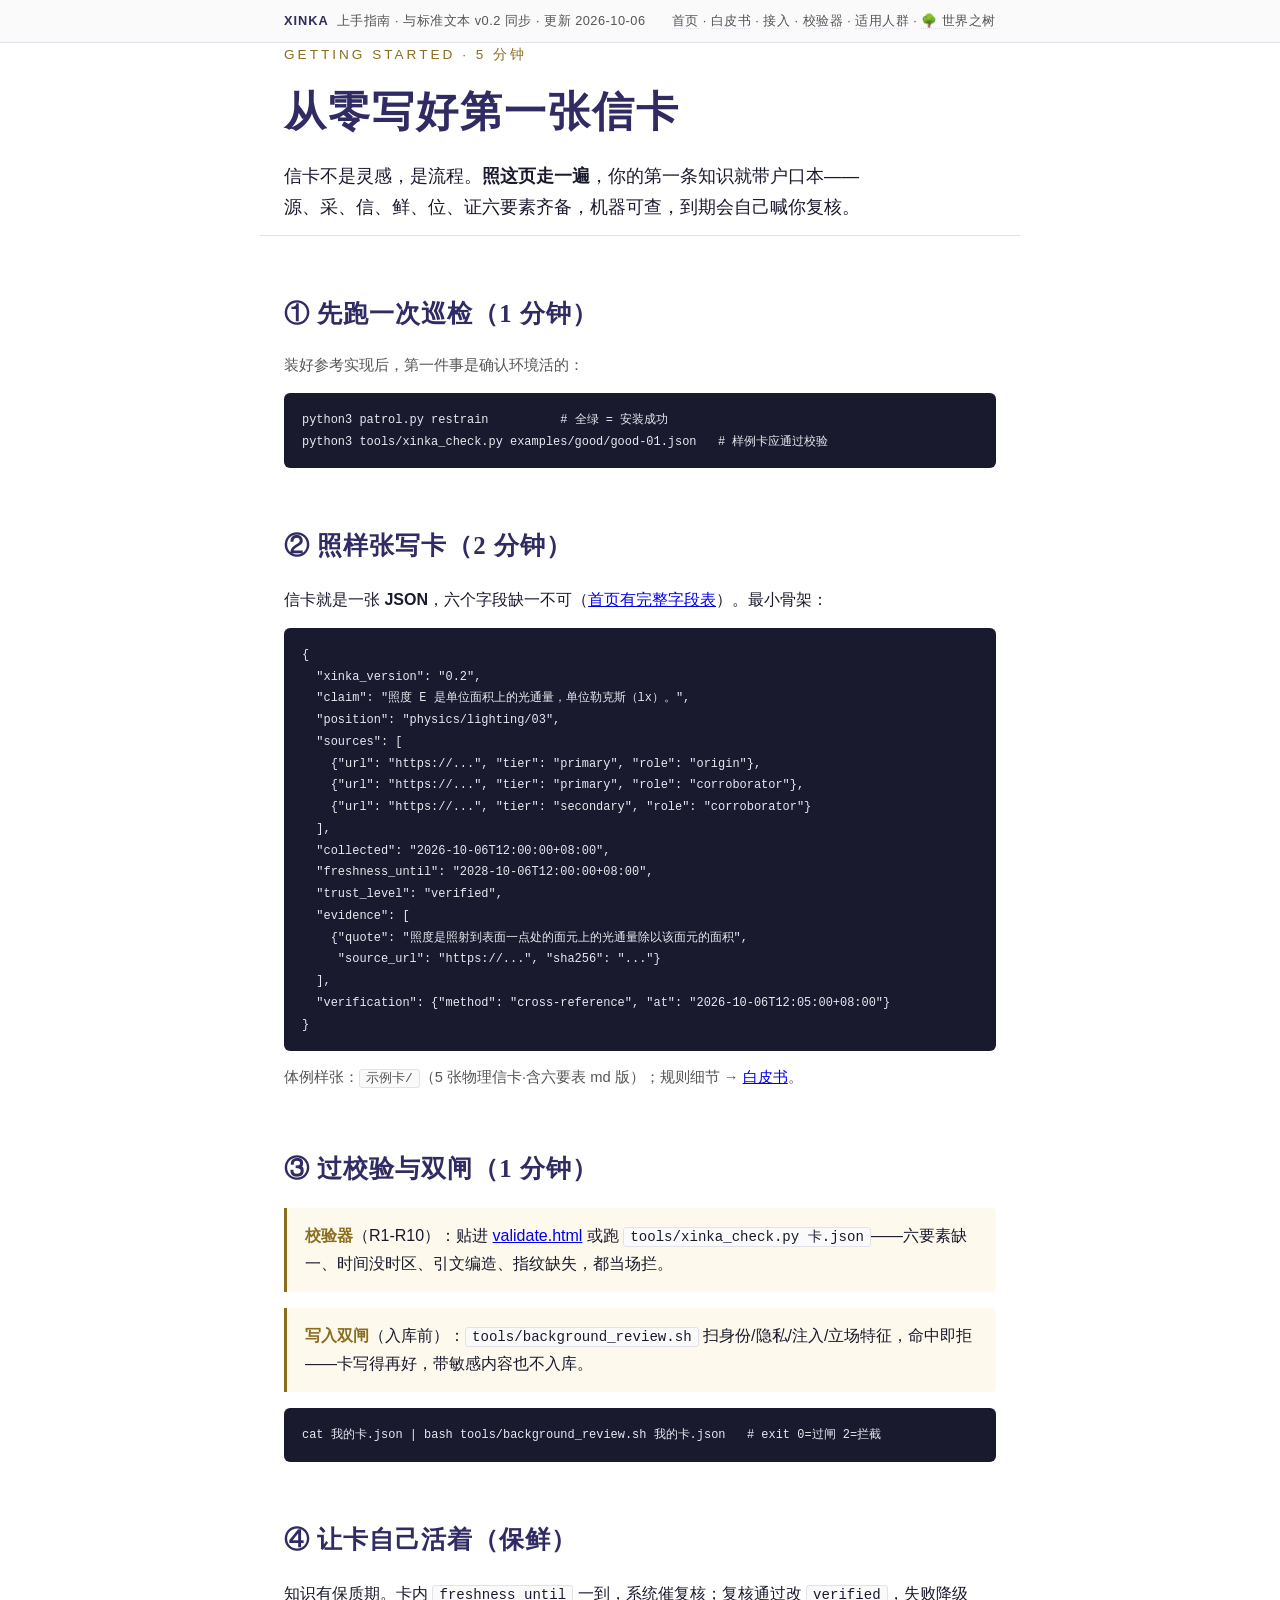
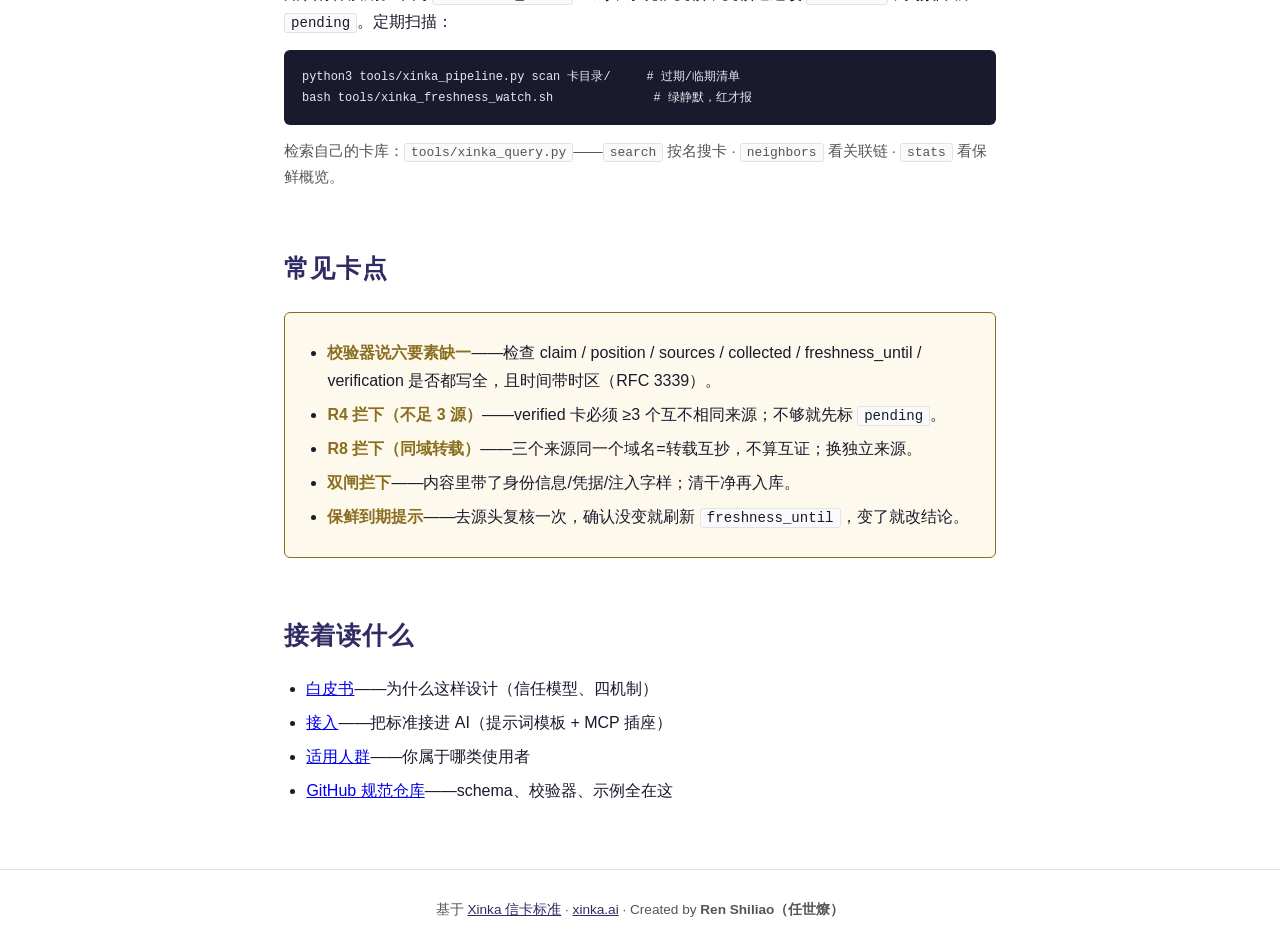
<file: start.html>
<!DOCTYPE html>
<html lang="zh-CN">
<head>
<meta charset="UTF-8">
<meta name="viewport" content="width=device-width, initial-scale=1.0">
<title>Xinka 上手 — 5 分钟写好第一张信卡</title>
<meta name="description" content="Xinka 信卡使用说明：5 分钟上手——第一跑巡检、照样张写卡、双闸校验、保鲜复核。新用户第一读。">
<style>
  * { margin:0; padding:0; box-sizing:border-box; }
  :root {
    --ink:#1a1a2e; --dim:#555; --line:#e2e2ea; --paper:#ffffff; --wash:#fafafa;
    --acc:#302b63; --gold:#8a6d1f; --gold-bg:#fdf9ec;
    --serif:"Noto Serif SC","Songti SC","SimSun",Georgia,serif;
    --sans:-apple-system,"PingFang SC","Microsoft YaHei",sans-serif;
    --mono:"SF Mono","Consolas","Courier New",monospace;
  }
  body { font-family:var(--sans); color:var(--ink); background:var(--paper); line-height:1.75; font-size:16px; }
  .wrap { max-width:760px; margin:0 auto; padding:0 24px; }
  .verbar { border-bottom:1px solid var(--line); background:var(--wash); }
  .verbar .wrap { display:flex; justify-content:space-between; align-items:center; padding:10px 24px; font-size:.8rem; color:var(--dim); letter-spacing:.5px; flex-wrap:wrap; gap:8px; }
  .verbar b { color:var(--acc); font-weight:600; letter-spacing:1px; }
  .verbar a { color:var(--dim); text-decoration:none; border-bottom:1px dotted var(--line); }
  .verbar a:hover { color:var(--acc); }
  header { padding:64px 0 48px; border-bottom:1px solid var(--line); }
  .kicker { font-size:.85rem; letter-spacing:3px; color:var(--gold); margin-bottom:20px; }
  h1 { font-family:var(--serif); font-size:2.6rem; line-height:1.25; font-weight:700; color:var(--acc); letter-spacing:2px; }
  .lede { margin-top:22px; font-size:1.1rem; max-width:34em; }
  h2 { font-family:var(--serif); font-size:1.55rem; color:var(--acc); margin:56px 0 18px; letter-spacing:1px; }
  h3 { font-size:1.05rem; color:var(--acc); margin:28px 0 10px; }
  p { margin:12px 0; }
  .dim { color:var(--dim); font-size:.92rem; }
  .step { border-left:3px solid var(--gold); background:var(--gold-bg); padding:14px 18px; margin:16px 0; border-radius:0 4px 4px 0; }
  .step b { color:var(--gold); }
  pre { background:#1a1a2e; color:#e8e8f0; padding:16px 18px; border-radius:6px; overflow-x:auto; font-family:var(--mono); font-size:.85rem; line-height:1.6; margin:14px 0; }
  code { font-family:var(--mono); font-size:.88em; background:var(--wash); border:1px solid var(--line); border-radius:3px; padding:1px 6px; }
  pre code { background:none; border:none; padding:0; }
  table { width:100%; border-collapse:collapse; margin:18px 0; font-size:.92rem; }
  th, td { border:1px solid var(--line); padding:10px 12px; text-align:left; vertical-align:top; }
  th { background:var(--wash); font-weight:600; color:var(--acc); }
  .warn { border:1px solid var(--gold); background:var(--gold-bg); border-radius:6px; padding:16px 20px; margin:22px 0; }
  .warn b { color:var(--gold); }
  ul { padding-left:1.4em; margin:10px 0; }
  li { margin:6px 0; }
  footer { border-top:1px solid var(--line); margin-top:64px; padding:28px 0; color:var(--dim); font-size:.85rem; text-align:center; }
  footer a { color:var(--acc); }
</style>
</head>
<body>

<div class="verbar">
  <div class="wrap">
    <span><b>XINKA</b>&nbsp; 上手指南 · 与标准文本 v0.2 同步 · 更新 2026-10-06</span>
    <span><a href="/">首页</a> · <a href="/whitepaper/">白皮书</a> · <a href="/integrate.html">接入</a> · <a href="/validate.html">校验器</a> · <a href="/users.html">适用人群</a> · <a href="/tree.html">🌳 世界之树</a></span>
  </div>
</div>

<header class="wrap">
  <div class="kicker">GETTING STARTED · 5 分钟</div>
  <h1>从零写好第一张信卡</h1>
  <p class="lede">信卡不是灵感，是流程。<strong>照这页走一遍</strong>，你的第一条知识就带户口本——源、采、信、鲜、位、证六要素齐备，机器可查，到期会自己喊你复核。</p>
</header>

<div class="wrap">

  <h2>① 先跑一次巡检（1 分钟）</h2>
  <p class="dim">装好参考实现后，第一件事是确认环境活的：</p>
<pre><code>python3 patrol.py restrain          # 全绿 = 安装成功
python3 tools/xinka_check.py examples/good/good-01.json   # 样例卡应通过校验</code></pre>

  <h2>② 照样张写卡（2 分钟）</h2>
  <p>信卡就是一张 <strong>JSON</strong>，六个字段缺一不可（<a href="/">首页有完整字段表</a>）。最小骨架：</p>
<pre><code>{
  "xinka_version": "0.2",
  "claim": "照度 E 是单位面积上的光通量，单位勒克斯（lx）。",
  "position": "physics/lighting/03",
  "sources": [
    {"url": "https://...", "tier": "primary", "role": "origin"},
    {"url": "https://...", "tier": "primary", "role": "corroborator"},
    {"url": "https://...", "tier": "secondary", "role": "corroborator"}
  ],
  "collected": "2026-10-06T12:00:00+08:00",
  "freshness_until": "2028-10-06T12:00:00+08:00",
  "trust_level": "verified",
  "evidence": [
    {"quote": "照度是照射到表面一点处的面元上的光通量除以该面元的面积",
     "source_url": "https://...", "sha256": "..."}
  ],
  "verification": {"method": "cross-reference", "at": "2026-10-06T12:05:00+08:00"}
}</code></pre>
  <p class="dim">体例样张：<code>示例卡/</code>（5 张物理信卡·含六要表 md 版）；规则细节 → <a href="/whitepaper/">白皮书</a>。</p>

  <h2>③ 过校验与双闸（1 分钟）</h2>
  <div class="step"><b>校验器</b>（R1-R10）：贴进 <a href="/validate.html">validate.html</a> 或跑 <code>tools/xinka_check.py 卡.json</code>——六要素缺一、时间没时区、引文编造、指纹缺失，都当场拦。</div>
  <div class="step"><b>写入双闸</b>（入库前）：<code>tools/background_review.sh</code> 扫身份/隐私/注入/立场特征，命中即拒——卡写得再好，带敏感内容也不入库。</div>
<pre><code>cat 我的卡.json | bash tools/background_review.sh 我的卡.json   # exit 0=过闸 2=拦截</code></pre>

  <h2>④ 让卡自己活着（保鲜）</h2>
  <p>知识有保质期。卡内 <code>freshness_until</code> 一到，系统催复核；复核通过改 <code>verified</code>，失败降级 <code>pending</code>。定期扫描：</p>
<pre><code>python3 tools/xinka_pipeline.py scan 卡目录/     # 过期/临期清单
bash tools/xinka_freshness_watch.sh              # 绿静默，红才报</code></pre>
  <p class="dim">检索自己的卡库：<code>tools/xinka_query.py</code>——<code>search</code> 按名搜卡 · <code>neighbors</code> 看关联链 · <code>stats</code> 看保鲜概览。</p>

  <h2>常见卡点</h2>
  <div class="warn">
    <ul>
      <li><b>校验器说六要素缺一</b>——检查 claim / position / sources / collected / freshness_until / verification 是否都写全，且时间带时区（RFC 3339）。</li>
      <li><b>R4 拦下（不足 3 源）</b>——verified 卡必须 ≥3 个互不相同来源；不够就先标 <code>pending</code>。</li>
      <li><b>R8 拦下（同域转载）</b>——三个来源同一个域名=转载互抄，不算互证；换独立来源。</li>
      <li><b>双闸拦下</b>——内容里带了身份信息/凭据/注入字样；清干净再入库。</li>
      <li><b>保鲜到期提示</b>——去源头复核一次，确认没变就刷新 <code>freshness_until</code>，变了就改结论。</li>
    </ul>
  </div>

  <h2>接着读什么</h2>
  <ul>
    <li><a href="/whitepaper/">白皮书</a>——为什么这样设计（信任模型、四机制）</li>
    <li><a href="/integrate.html">接入</a>——把标准接进 AI（提示词模板 + MCP 插座）</li>
    <li><a href="/users.html">适用人群</a>——你属于哪类使用者</li>
    <li><a href="https://github.com/renshiliao/xinka">GitHub 规范仓库</a>——schema、校验器、示例全在这</li>
  </ul>

</div>

<footer>
  基于 <a href="/whitepaper/">Xinka 信卡标准</a> · <a href="/">xinka.ai</a> · Created by <b>Ren Shiliao（任世燎）</b>
</footer>

</body>
</html>
</file>
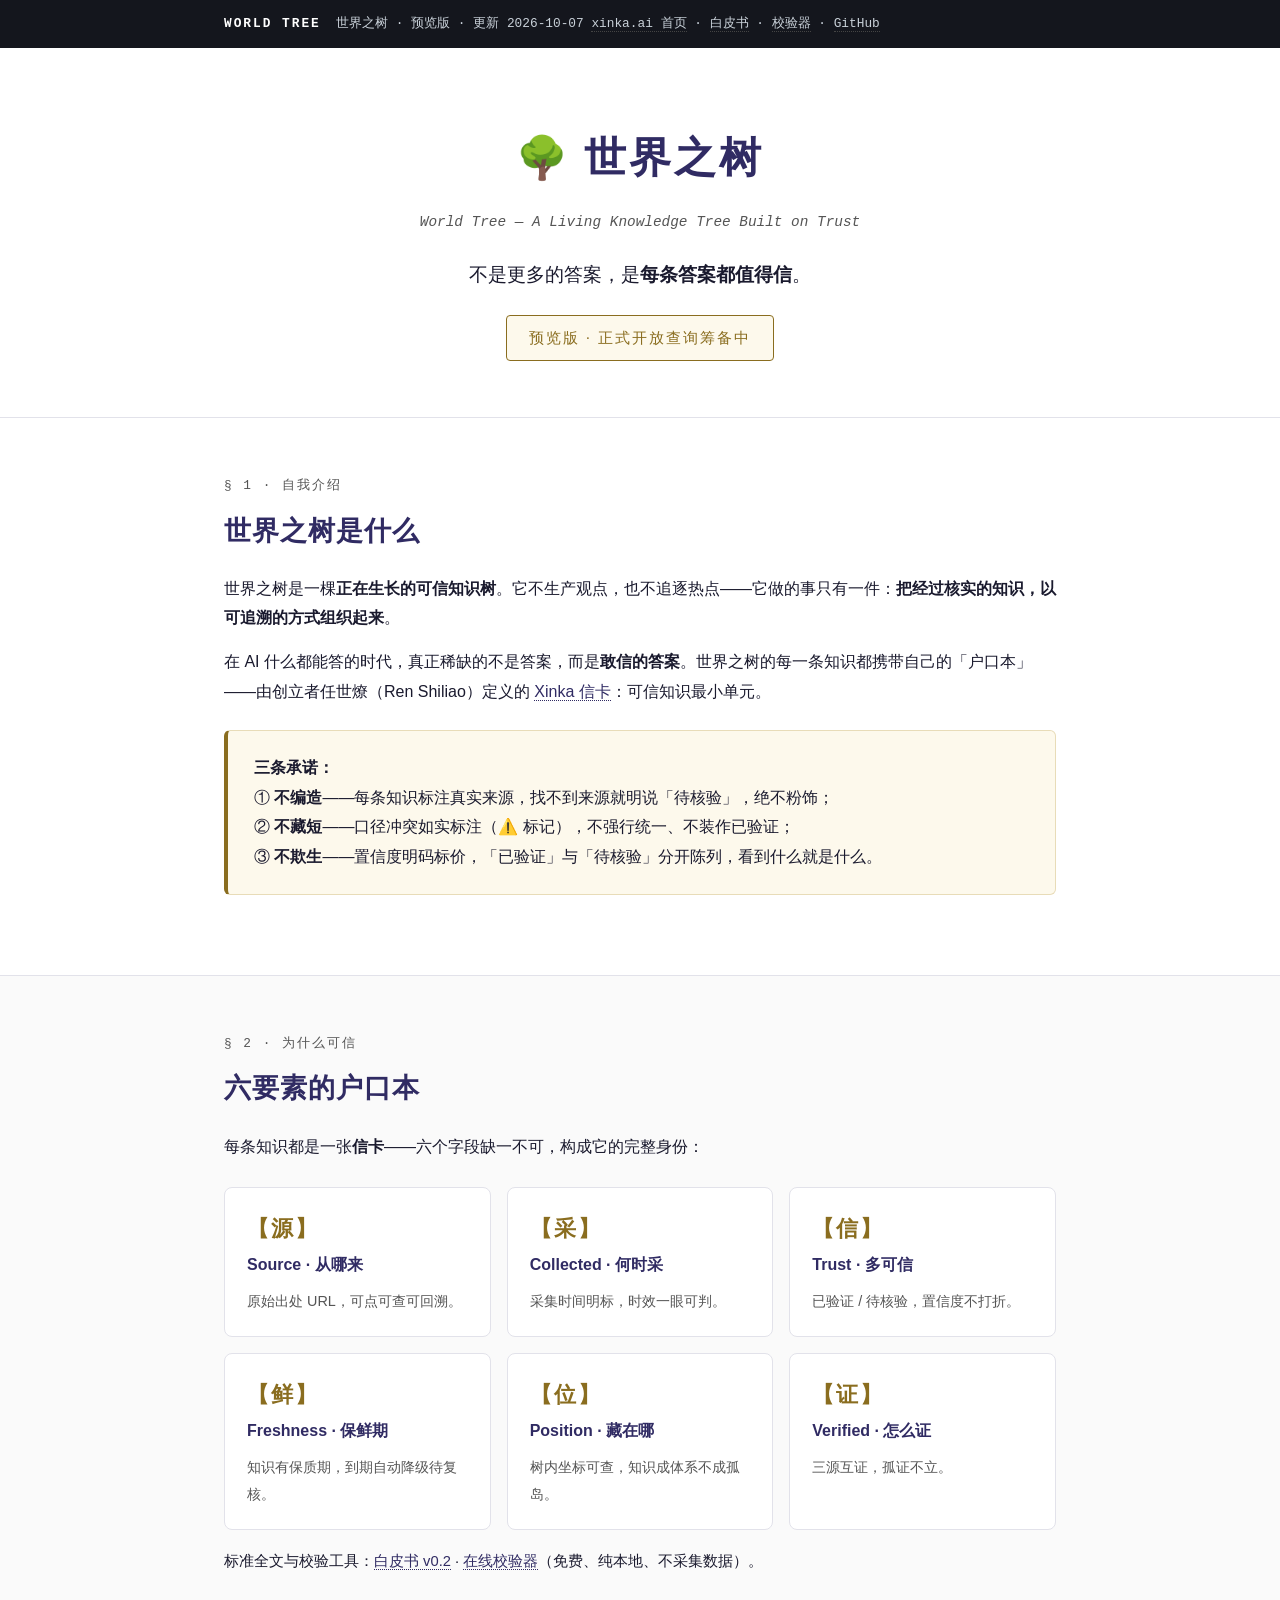
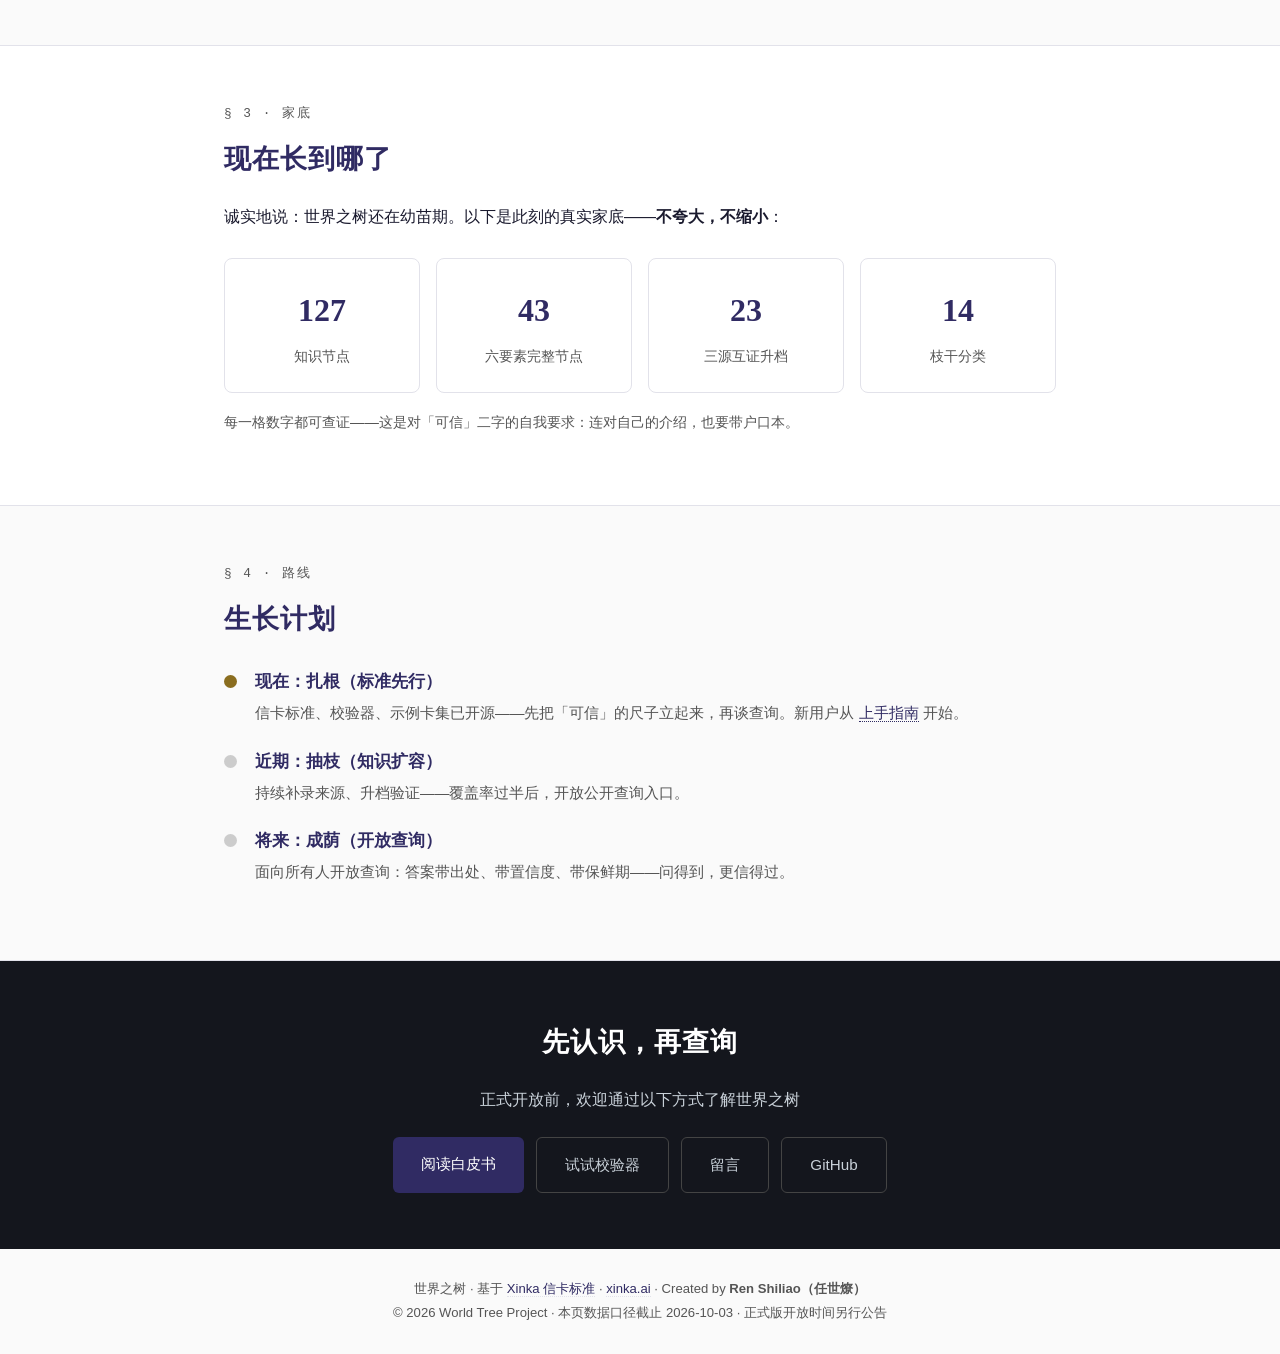
<file: tree.html>
<!DOCTYPE html>
<html lang="zh-CN">
<head>
<meta charset="UTF-8">
<meta name="viewport" content="width=device-width, initial-scale=1.0">
<title>世界之树 · 可信知识的生长之地</title>
<meta name="description" content="世界之树（World Tree）——基于 Xinka 信卡标准的可信知识库。每条知识带户口本：源、采、信、鲜、位、证。">
<style>
  * { margin:0; padding:0; box-sizing:border-box; }
  :root { --ink:#1a1a2e; --dim:#555; --line:#e2e2ea; --paper:#ffffff; --wash:#fafafa; --acc:#302b63; --gold:#8a6d1f; --gold-bg:#fdf9ec; --dark:#14161d; --dark-fg:#c9d1d9; --serif:"Noto Serif SC","Songti SC","SimSun",Georgia,serif; --sans:-apple-system,"PingFang SC","Microsoft YaHei",sans-serif; --mono:"SF Mono","Consolas","Courier New",monospace; }
  body { font-family:var(--sans); color:var(--ink); background:var(--paper); line-height:1.85; }
  .topbar { background:var(--dark); color:var(--dark-fg); font-family:var(--mono); font-size:.8rem; padding:12px 24px; }
  .topbar .wrap, .wrap { max-width:880px; margin:0 auto; padding:0 24px; }
  .topbar b { color:#fff; letter-spacing:2px; }
  .topbar a { color:var(--dark-fg); text-decoration:none; border-bottom:1px dotted #444; }
  .topbar a:hover { color:#fff; }
  .hero { text-align:center; padding:72px 0 56px; border-bottom:1px solid var(--line); }
  .hero h1 { font-family:var(--serif); font-size:2.6rem; letter-spacing:3px; color:var(--acc); }
  .hero .en { margin-top:12px; font-size:.9rem; color:var(--dim); font-family:var(--mono); font-style:italic; }
  .hero .tagline { font-size:1.2rem; margin-top:22px; }
  .seal { display:inline-block; margin-top:22px; padding:8px 22px; border:1.5px solid var(--gold); color:var(--gold); background:var(--gold-bg); border-radius:4px; font-family:var(--serif); font-size:.95rem; letter-spacing:2px; }
  section { padding:56px 0; border-bottom:1px solid var(--line); }
  section.alt { background:var(--wash); }
  .secnum { font-family:var(--mono); font-size:.8rem; letter-spacing:2px; color:var(--dim); margin-bottom:8px; }
  h2 { font-family:var(--serif); font-size:1.7rem; color:var(--acc); margin-bottom:18px; letter-spacing:1px; }
  p { margin:14px 0; }
  p a { color:var(--acc); border-bottom:1px dotted var(--acc); text-decoration:none; }
  .promise { background:var(--gold-bg); border:1px solid #e8dcb8; border-left:4px solid var(--gold); padding:22px 26px; border-radius:6px; margin:24px 0; }
  .cards { display:grid; grid-template-columns:repeat(3,1fr); gap:16px; margin-top:26px; }
  .card { background:var(--paper); border:1px solid var(--line); border-radius:8px; padding:22px; }
  .card h3 { font-size:1rem; color:var(--acc); margin-bottom:8px; }
  .card .mark { font-family:var(--serif); font-size:1.35rem; font-weight:700; color:var(--gold); letter-spacing:2px; }
  .card p { font-size:.9rem; color:var(--dim); margin:6px 0 0; }
  .stats { display:flex; gap:16px; margin-top:26px; flex-wrap:wrap; }
  .stat { flex:1; min-width:150px; background:var(--paper); border:1px solid var(--line); border-radius:8px; padding:22px; text-align:center; }
  .stat .num { font-family:var(--serif); font-size:2rem; font-weight:700; color:var(--acc); }
  .stat .lbl { font-size:.86rem; color:var(--dim); margin-top:4px; }
  .timeline { margin-top:22px; }
  .tl-item { display:flex; gap:18px; margin-bottom:18px; }
  .tl-dot { width:13px; height:13px; border-radius:50%; background:var(--gold); margin-top:9px; flex-shrink:0; }
  .tl-dot.future { background:#ccc; }
  .tl-body h4 { font-family:var(--serif); font-size:1.05rem; color:var(--acc); }
  .tl-body p { font-size:.92rem; color:var(--dim); margin:3px 0 0; }
  .cta { text-align:center; padding:56px 24px; background:var(--dark); color:var(--dark-fg); }
  .cta h2 { color:#fff; }
  .cta .btns { display:flex; gap:12px; justify-content:center; flex-wrap:wrap; margin-top:22px; }
  .cta a { display:inline-block; padding:13px 28px; background:var(--acc); color:#fff; border-radius:6px; text-decoration:none; font-size:.95rem; }
  .cta a.ghost { background:transparent; border:1px solid #444; color:var(--dark-fg); }
  footer { padding:28px 24px; text-align:center; font-size:.82rem; color:var(--dim); background:var(--wash); }
  footer a { color:var(--acc); text-decoration:none; border-bottom:1px dotted var(--line); }
  @media(max-width:640px){ .cards{grid-template-columns:1fr;} .hero h1{font-size:1.9rem;} .stats{flex-direction:column;} }
</style>
</head>
<body>

<div class="topbar">
  <div class="wrap">
    <span><b>WORLD TREE</b>&nbsp; 世界之树 · 预览版 · 更新 2026-10-07</span>
    <span><a href="/">xinka.ai 首页</a> · <a href="/whitepaper/">白皮书</a> · <a href="/validate.html">校验器</a> · <a href="https://github.com/renshiliao/xinka">GitHub</a></span>
  </div>
</div>

<div class="hero">
  <div class="wrap">
    <h1>🌳 世界之树</h1>
    <div class="en">World Tree — A Living Knowledge Tree Built on Trust</div>
    <div class="tagline">不是更多的答案，是<b>每条答案都值得信</b>。</div>
    <div class="seal">预览版 · 正式开放查询筹备中</div>
  </div>
</div>

<section>
  <div class="wrap">
    <div class="secnum">§ 1 · 自我介绍</div>
    <h2>世界之树是什么</h2>
    <p>世界之树是一棵<b>正在生长的可信知识树</b>。它不生产观点，也不追逐热点——它做的事只有一件：<b>把经过核实的知识，以可追溯的方式组织起来</b>。</p>
    <p>在 AI 什么都能答的时代，真正稀缺的不是答案，而是<b>敢信的答案</b>。世界之树的每一条知识都携带自己的「户口本」——由创立者任世燎（Ren Shiliao）定义的 <a href="/whitepaper/">Xinka 信卡</a>：可信知识最小单元。</p>
    <div class="promise">
      <b>三条承诺：</b><br>
      ① <b>不编造</b>——每条知识标注真实来源，找不到来源就明说「待核验」，绝不粉饰；<br>
      ② <b>不藏短</b>——口径冲突如实标注（⚠️ 标记），不强行统一、不装作已验证；<br>
      ③ <b>不欺生</b>——置信度明码标价，「已验证」与「待核验」分开陈列，看到什么就是什么。
    </div>
  </div>
</section>

<section class="alt">
  <div class="wrap">
    <div class="secnum">§ 2 · 为什么可信</div>
    <h2>六要素的户口本</h2>
    <p>每条知识都是一张<b>信卡</b>——六个字段缺一不可，构成它的完整身份：</p>
    <div class="cards">
      <div class="card"><div class="mark">【源】</div><h3>Source · 从哪来</h3><p>原始出处 URL，可点可查可回溯。</p></div>
      <div class="card"><div class="mark">【采】</div><h3>Collected · 何时采</h3><p>采集时间明标，时效一眼可判。</p></div>
      <div class="card"><div class="mark">【信】</div><h3>Trust · 多可信</h3><p>已验证 / 待核验，置信度不打折。</p></div>
      <div class="card"><div class="mark">【鲜】</div><h3>Freshness · 保鲜期</h3><p>知识有保质期，到期自动降级待复核。</p></div>
      <div class="card"><div class="mark">【位】</div><h3>Position · 藏在哪</h3><p>树内坐标可查，知识成体系不成孤岛。</p></div>
      <div class="card"><div class="mark">【证】</div><h3>Verified · 怎么证</h3><p>三源互证，孤证不立。</p></div>
    </div>
    <p style="margin-top:18px;font-size:.92rem">标准全文与校验工具：<a href="/whitepaper/">白皮书 v0.2</a> · <a href="/validate.html">在线校验器</a>（免费、纯本地、不采集数据）。</p>
  </div>
</section>

<section>
  <div class="wrap">
    <div class="secnum">§ 3 · 家底</div>
    <h2>现在长到哪了</h2>
    <p>诚实地说：世界之树还在幼苗期。以下是此刻的真实家底——<b>不夸大，不缩小</b>：</p>
    <div class="stats">
      <div class="stat"><div class="num">127</div><div class="lbl">知识节点</div></div>
      <div class="stat"><div class="num">43</div><div class="lbl">六要素完整节点</div></div>
      <div class="stat"><div class="num">23</div><div class="lbl">三源互证升档</div></div>
      <div class="stat"><div class="num">14</div><div class="lbl">枝干分类</div></div>
    </div>
    <p style="margin-top:16px;font-size:.9rem;color:var(--dim)">每一格数字都可查证——这是对「可信」二字的自我要求：连对自己的介绍，也要带户口本。</p>
  </div>
</section>

<section class="alt">
  <div class="wrap">
    <div class="secnum">§ 4 · 路线</div>
    <h2>生长计划</h2>
    <div class="timeline">
      <div class="tl-item"><div class="tl-dot"></div><div class="tl-body">
        <h4>现在：扎根（标准先行）</h4>
        <p>信卡标准、校验器、示例卡集已开源——先把「可信」的尺子立起来，再谈查询。新用户从 <a href="/start.html">上手指南</a> 开始。</p>
      </div></div>
      <div class="tl-item"><div class="tl-dot future"></div><div class="tl-body">
        <h4>近期：抽枝（知识扩容）</h4>
        <p>持续补录来源、升档验证——覆盖率过半后，开放公开查询入口。</p>
      </div></div>
      <div class="tl-item"><div class="tl-dot future"></div><div class="tl-body">
        <h4>将来：成荫（开放查询）</h4>
        <p>面向所有人开放查询：答案带出处、带置信度、带保鲜期——问得到，更信得过。</p>
      </div></div>
    </div>
  </div>
</section>

<div class="cta">
  <h2>先认识，再查询</h2>
  <p style="margin-top:10px;">正式开放前，欢迎通过以下方式了解世界之树</p>
  <div class="btns">
    <a href="/whitepaper/">阅读白皮书</a>
    <a class="ghost" href="/validate.html">试试校验器</a>
    <a class="ghost" href="/guestbook.html">留言</a>
    <a class="ghost" href="https://github.com/renshiliao/xinka">GitHub</a>
  </div>
</div>

<footer>
  世界之树 · 基于 <a href="/whitepaper/">Xinka 信卡标准</a> · <a href="/">xinka.ai</a> · Created by <b>Ren Shiliao（任世燎）</b><br>
  © 2026 World Tree Project · 本页数据口径截止 2026-10-03 · 正式版开放时间另行公告
</footer>
</body>
</html>
</file>
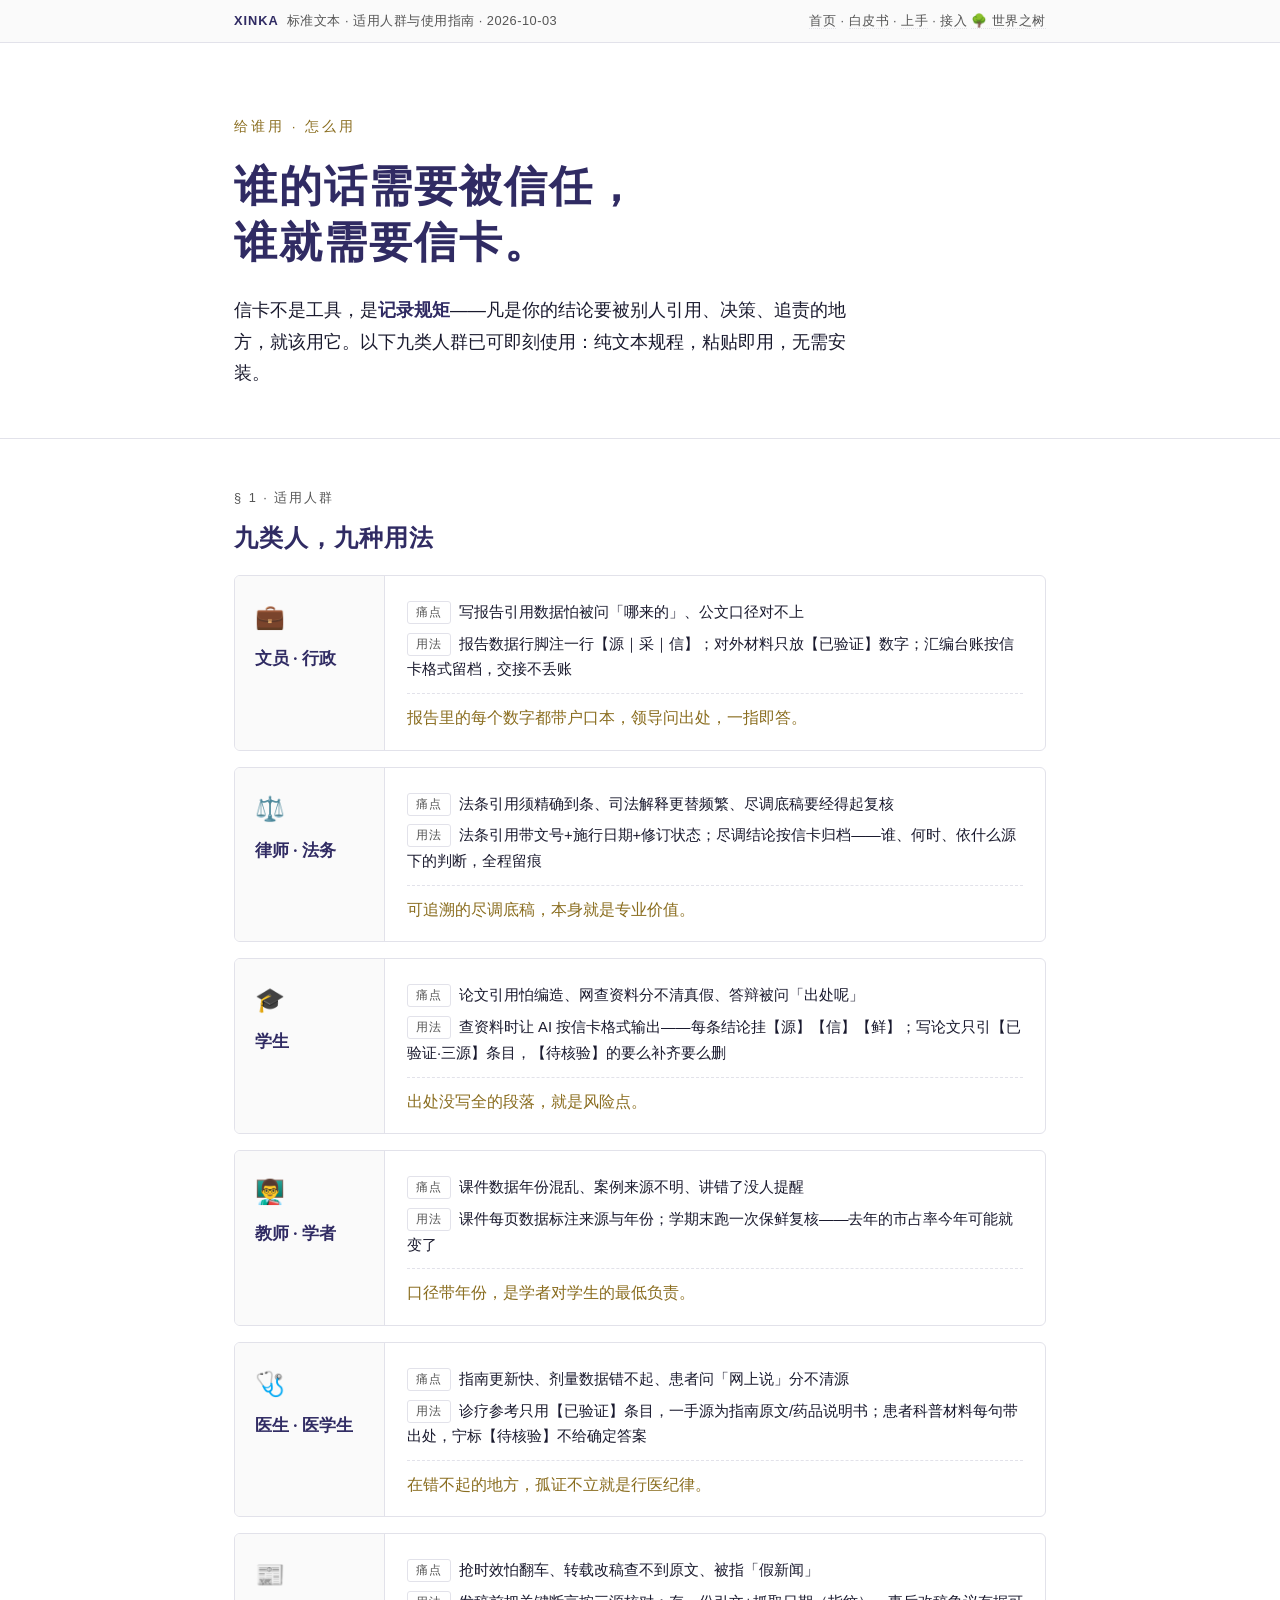
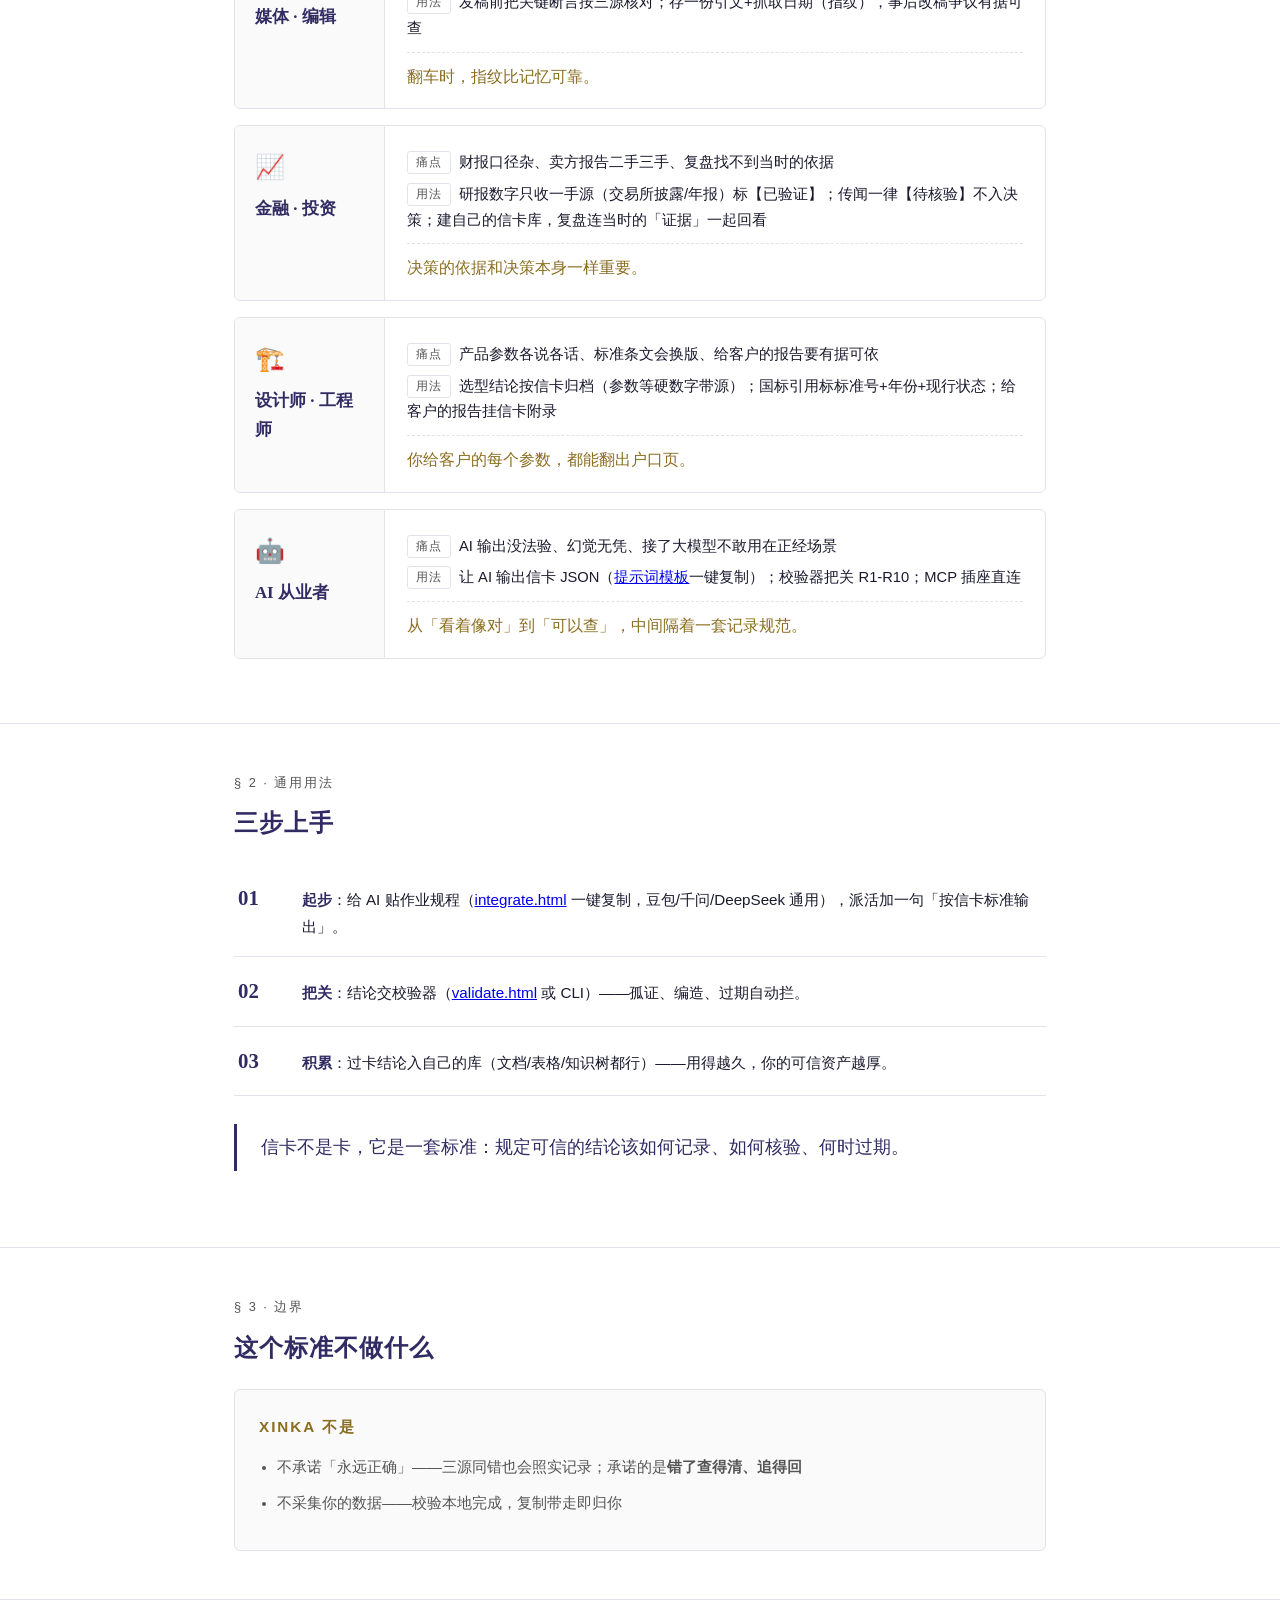
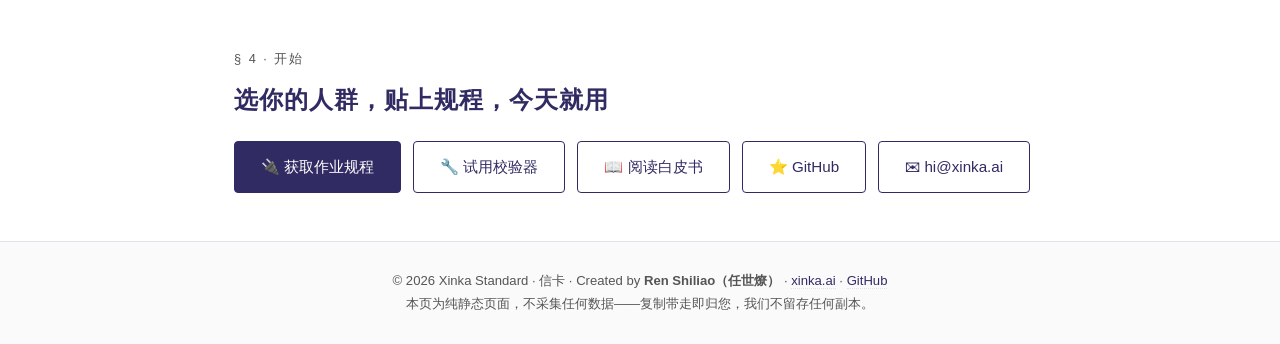
<file: users.html>
<!DOCTYPE html>
<html lang="zh-CN">
<head>
<meta charset="UTF-8">
<meta name="viewport" content="width=device-width, initial-scale=1.0">
<title>谁在用 Xinka — 适用人群与使用指南</title>
<meta name="description" content="谁的话需要被信任，谁就需要信卡。学生、医生、文员、律师、媒体、金融、设计师、AI 从业者——九类人群的信卡标准使用方式。">
<style>
  * { margin:0; padding:0; box-sizing:border-box; }
  :root {
    --ink:#1a1a2e; --dim:#555; --line:#e2e2ea; --paper:#ffffff; --wash:#fafafa;
    --acc:#302b63; --gold:#8a6d1f; --gold-bg:#fdf9ec;
    --serif:"Noto Serif SC","Songti SC","SimSun",Georgia,serif;
    --sans:-apple-system,"PingFang SC","Microsoft YaHei",sans-serif;
  }
  body { font-family:var(--sans); color:var(--ink); background:var(--paper); line-height:1.75; font-size:16px; }
  .wrap { max-width:860px; margin:0 auto; padding:0 24px; }

  .verbar { border-bottom:1px solid var(--line); background:var(--wash); }
  .verbar .wrap { display:flex; justify-content:space-between; align-items:center; padding:10px 24px; font-size:.8rem; color:var(--dim); letter-spacing:.5px; flex-wrap:wrap; gap:8px; }
  .verbar b { color:var(--acc); font-weight:600; letter-spacing:1px; }
  .verbar a { color:var(--dim); text-decoration:none; border-bottom:1px dotted var(--line); }
  .verbar a:hover { color:var(--acc); }

  header { padding:72px 0 48px; border-bottom:1px solid var(--line); }
  .kicker { font-size:.85rem; letter-spacing:3px; color:var(--gold); margin-bottom:20px; }
  h1 { font-family:var(--serif); font-size:2.7rem; line-height:1.3; font-weight:700; color:var(--acc); letter-spacing:2px; }
  .lede { margin-top:24px; font-size:1.12rem; max-width:36em; }
  .lede strong { color:var(--acc); }

  section { padding:48px 0; border-bottom:1px solid var(--line); }
  .secnum { font-size:.8rem; letter-spacing:2px; color:var(--dim); margin-bottom:8px; }
  h2 { font-family:var(--serif); font-size:1.5rem; color:var(--acc); font-weight:700; margin-bottom:16px; letter-spacing:1px; }
  p.dim { color:var(--dim); font-size:.95rem; }

  /* 人群条目——规格化 */
  .persona { display:grid; grid-template-columns:150px 1fr; gap:0; border:1px solid var(--line); border-radius:6px; margin:16px 0; overflow:hidden; }
  .persona .who { background:var(--wash); padding:20px; border-right:1px solid var(--line); }
  .persona .who .icon { font-size:1.5rem; margin-bottom:6px; }
  .persona .who .name { font-family:var(--serif); font-weight:700; color:var(--acc); font-size:1.05rem; }
  .persona .body { padding:18px 22px; }
  .persona .body .row { margin:6px 0; font-size:.92rem; }
  .persona .body .tag { display:inline-block; font-size:.75rem; letter-spacing:1px; color:var(--dim); border:1px solid var(--line); border-radius:3px; padding:0 8px; margin-right:8px; vertical-align:1px; }
  .persona .body .one { margin-top:10px; padding-top:10px; border-top:1px dashed var(--line); font-family:var(--serif); color:var(--gold); font-size:.98rem; }

  /* 三步 */
  .steps { counter-reset:step; margin-top:20px; }
  .step { display:flex; gap:18px; padding:16px 4px; border-bottom:1px solid var(--line); align-items:baseline; }
  .step::before { counter-increment:step; content:counter(step,decimal-leading-zero); font-family:var(--serif); font-size:1.3rem; font-weight:700; color:var(--acc); min-width:2.2em; }
  .step .st { font-size:.95rem; }
  .step .st b { color:var(--acc); }

  blockquote { border-left:3px solid var(--acc); padding:8px 24px; margin:28px 0; font-family:var(--serif); font-size:1.12rem; color:var(--acc); }

  /* 边界 */
  .isnot { border:1px solid var(--line); border-radius:6px; background:var(--wash); padding:24px; margin-top:20px; }
  .isnot h3 { font-size:.95rem; letter-spacing:2px; color:var(--gold); margin-bottom:14px; }
  .isnot li { margin:10px 0 10px 18px; font-size:.93rem; color:var(--dim); }

  .cta { padding:48px 0; }
  .btns { display:flex; gap:12px; flex-wrap:wrap; margin-top:20px; }
  .btn { display:inline-block; padding:12px 26px; border:1px solid var(--acc); border-radius:4px; text-decoration:none; font-size:.95rem; transition:all .15s; }
  .btn.primary { background:var(--acc); color:#fff; }
  .btn.primary:hover { background:#241f4d; }
  .btn.ghost { color:var(--acc); background:transparent; }
  .btn.ghost:hover { background:var(--wash); }

  footer { border-top:1px solid var(--line); background:var(--wash); padding:28px 24px; text-align:center; font-size:.82rem; color:var(--dim); }
  footer a { color:var(--acc); text-decoration:none; border-bottom:1px dotted var(--line); }

  @media(max-width:640px){
    h1 { font-size:1.95rem; }
    .persona { grid-template-columns:1fr; }
    .persona .who { border-right:none; border-bottom:1px solid var(--line); display:flex; align-items:center; gap:12px; padding:14px 20px; }
    .persona .who .icon { margin-bottom:0; }
  }
</style>
</head>
<body>

<div class="verbar">
  <div class="wrap">
    <span><b>XINKA</b>&nbsp; 标准文本 · 适用人群与使用指南 · 2026-10-03</span>
    <span><a href="/">首页</a> · <a href="/whitepaper/">白皮书</a> · <a href="/start.html">上手</a> · <a href="/integrate.html">接入</a>
    <a href="/tree.html">🌳 世界之树</a></span>
  </div>
</div>

<header>
  <div class="wrap">
    <div class="kicker">给谁用 · 怎么用</div>
    <h1>谁的话需要被信任，<br>谁就需要信卡。</h1>
    <p class="lede">信卡不是工具，是<strong>记录规矩</strong>——凡是你的结论要被别人引用、决策、追责的地方，就该用它。以下九类人群已可即刻使用：纯文本规程，粘贴即用，无需安装。</p>
  </div>
</header>

<section>
  <div class="wrap">
    <div class="secnum">§ 1 · 适用人群</div>
    <h2>九类人，九种用法</h2>

    <div class="persona">
      <div class="who"><div class="icon">💼</div><div class="name">文员 · 行政</div></div>
      <div class="body">
        <div class="row"><span class="tag">痛点</span>写报告引用数据怕被问「哪来的」、公文口径对不上</div>
        <div class="row"><span class="tag">用法</span>报告数据行脚注一行【源｜采｜信】；对外材料只放【已验证】数字；汇编台账按信卡格式留档，交接不丢账</div>
        <div class="one">报告里的每个数字都带户口本，领导问出处，一指即答。</div>
      </div>
    </div>
    <div class="persona">
      <div class="who"><div class="icon">⚖️</div><div class="name">律师 · 法务</div></div>
      <div class="body">
        <div class="row"><span class="tag">痛点</span>法条引用须精确到条、司法解释更替频繁、尽调底稿要经得起复核</div>
        <div class="row"><span class="tag">用法</span>法条引用带文号+施行日期+修订状态；尽调结论按信卡归档——谁、何时、依什么源下的判断，全程留痕</div>
        <div class="one">可追溯的尽调底稿，本身就是专业价值。</div>
      </div>
    </div>
    <div class="persona">
      <div class="who"><div class="icon">🎓</div><div class="name">学生</div></div>
      <div class="body">
        <div class="row"><span class="tag">痛点</span>论文引用怕编造、网查资料分不清真假、答辩被问「出处呢」</div>
        <div class="row"><span class="tag">用法</span>查资料时让 AI 按信卡格式输出——每条结论挂【源】【信】【鲜】；写论文只引【已验证·三源】条目，【待核验】的要么补齐要么删</div>
        <div class="one">出处没写全的段落，就是风险点。</div>
      </div>
    </div>
    <div class="persona">
      <div class="who"><div class="icon">👨‍🏫</div><div class="name">教师 · 学者</div></div>
      <div class="body">
        <div class="row"><span class="tag">痛点</span>课件数据年份混乱、案例来源不明、讲错了没人提醒</div>
        <div class="row"><span class="tag">用法</span>课件每页数据标注来源与年份；学期末跑一次保鲜复核——去年的市占率今年可能就变了</div>
        <div class="one">口径带年份，是学者对学生的最低负责。</div>
      </div>
    </div>
    <div class="persona">
      <div class="who"><div class="icon">🩺</div><div class="name">医生 · 医学生</div></div>
      <div class="body">
        <div class="row"><span class="tag">痛点</span>指南更新快、剂量数据错不起、患者问「网上说」分不清源</div>
        <div class="row"><span class="tag">用法</span>诊疗参考只用【已验证】条目，一手源为指南原文/药品说明书；患者科普材料每句带出处，宁标【待核验】不给确定答案</div>
        <div class="one">在错不起的地方，孤证不立就是行医纪律。</div>
      </div>
    </div>
    <div class="persona">
      <div class="who"><div class="icon">📰</div><div class="name">媒体 · 编辑</div></div>
      <div class="body">
        <div class="row"><span class="tag">痛点</span>抢时效怕翻车、转载改稿查不到原文、被指「假新闻」</div>
        <div class="row"><span class="tag">用法</span>发稿前把关键断言按三源核对；存一份引文+抓取日期（指纹），事后改稿争议有据可查</div>
        <div class="one">翻车时，指纹比记忆可靠。</div>
      </div>
    </div>
    <div class="persona">
      <div class="who"><div class="icon">📈</div><div class="name">金融 · 投资</div></div>
      <div class="body">
        <div class="row"><span class="tag">痛点</span>财报口径杂、卖方报告二手三手、复盘找不到当时的依据</div>
        <div class="row"><span class="tag">用法</span>研报数字只收一手源（交易所披露/年报）标【已验证】；传闻一律【待核验】不入决策；建自己的信卡库，复盘连当时的「证据」一起回看</div>
        <div class="one">决策的依据和决策本身一样重要。</div>
      </div>
    </div>
    <div class="persona">
      <div class="who"><div class="icon">🏗️</div><div class="name">设计师 · 工程师</div></div>
      <div class="body">
        <div class="row"><span class="tag">痛点</span>产品参数各说各话、标准条文会换版、给客户的报告要有据可依</div>
        <div class="row"><span class="tag">用法</span>选型结论按信卡归档（参数等硬数字带源）；国标引用标标准号+年份+现行状态；给客户的报告挂信卡附录</div>
        <div class="one">你给客户的每个参数，都能翻出户口页。</div>
      </div>
    </div>
    <div class="persona">
      <div class="who"><div class="icon">🤖</div><div class="name">AI 从业者</div></div>
      <div class="body">
        <div class="row"><span class="tag">痛点</span>AI 输出没法验、幻觉无凭、接了大模型不敢用在正经场景</div>
        <div class="row"><span class="tag">用法</span>让 AI 输出信卡 JSON（<a href="/integrate.html">提示词模板</a>一键复制）；校验器把关 R1-R10；MCP 插座直连</div>
        <div class="one">从「看着像对」到「可以查」，中间隔着一套记录规范。</div>
      </div>
    </div>
  </div>
</section>

<section>
  <div class="wrap">
    <div class="secnum">§ 2 · 通用用法</div>
    <h2>三步上手</h2>
    <div class="steps">
      <div class="step"><div class="st"><b>起步</b>：给 AI 贴作业规程（<a href="/integrate.html">integrate.html</a> 一键复制，豆包/千问/DeepSeek 通用），派活加一句「按信卡标准输出」。</div></div>
      <div class="step"><div class="st"><b>把关</b>：结论交校验器（<a href="/validate.html">validate.html</a> 或 CLI）——孤证、编造、过期自动拦。</div></div>
      <div class="step"><div class="st"><b>积累</b>：过卡结论入自己的库（文档/表格/知识树都行）——用得越久，你的可信资产越厚。</div></div>
    </div>
    <blockquote>信卡不是卡，它是一套标准：规定可信的结论该如何记录、如何核验、何时过期。</blockquote>
  </div>
</section>

<section>
  <div class="wrap">
    <div class="secnum">§ 3 · 边界</div>
    <h2>这个标准不做什么</h2>
    <div class="isnot">
      <h3>XINKA 不是</h3>
      <ul>
        <li>不承诺「永远正确」——三源同错也会照实记录；承诺的是<strong>错了查得清、追得回</strong></li>
        <li>不采集你的数据——校验本地完成，复制带走即归你</li>
      </ul>
    </div>
  </div>
</section>

<div class="cta">
  <div class="wrap">
    <div class="secnum">§ 4 · 开始</div>
    <h2>选你的人群，贴上规程，今天就用</h2>
    <div class="btns">
      <a class="btn primary" href="/integrate.html">🔌 获取作业规程</a>
      <a class="btn ghost" href="/validate.html">🔧 试用校验器</a>
      <a class="btn ghost" href="/whitepaper/">📖 阅读白皮书</a>
      <a class="btn ghost" href="https://github.com/renshiliao/xinka">⭐ GitHub</a>
      <a class="btn ghost" href="mailto:hi@xinka.ai">✉ hi@xinka.ai</a>
    </div>
  </div>
</div>

<footer>
  © 2026 Xinka Standard · 信卡 · Created by <strong>Ren Shiliao（任世燎）</strong> · <a href="https://xinka.ai">xinka.ai</a> · <a href="https://github.com/renshiliao/xinka">GitHub</a><br>
  本页为纯静态页面，不采集任何数据——复制带走即归您，我们不留存任何副本。
</footer>
</body>
</html>
</file>
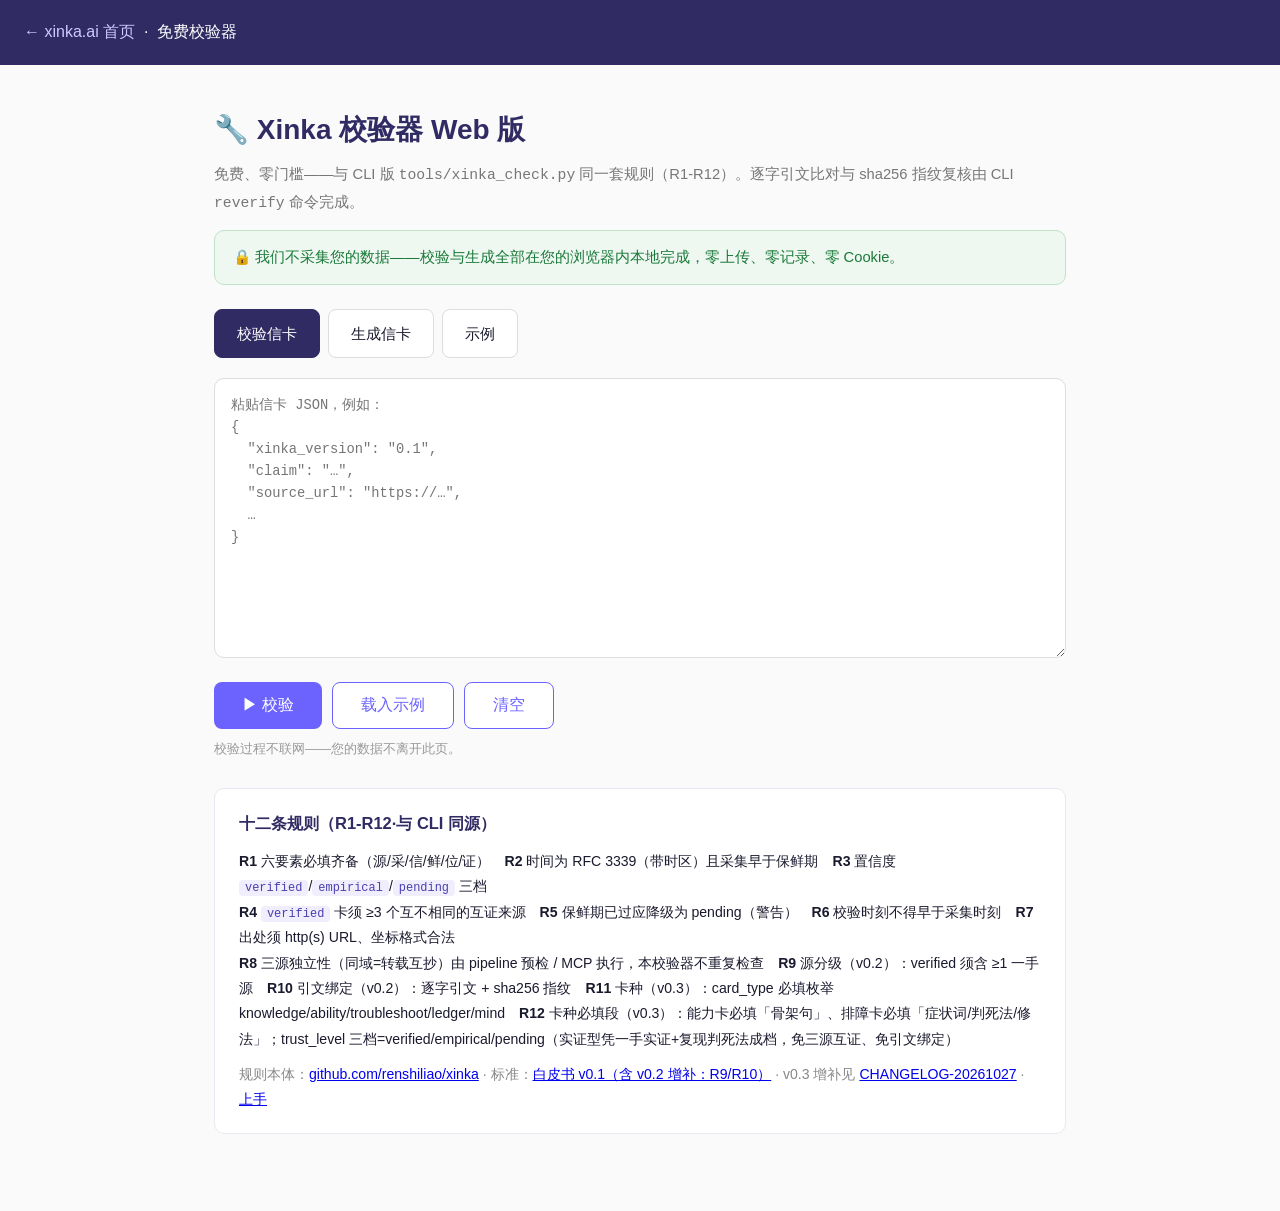
<file: validate.html>
<!DOCTYPE html>
<html lang="zh-CN">
<head>
<meta charset="UTF-8">
<meta name="viewport" content="width=device-width, initial-scale=1.0">
<title>校验器 · Xinka 信卡</title>
<meta name="description" content="Xinka 信卡免费在线校验器——贴入 JSON 即时校验 R1-R12 十二条规则（含 R9 源分级/R10 引文绑定/R11 卡种枚举/R12 卡种必填段），也可用表单生成合规信卡。">
<style>
  * { margin:0; padding:0; box-sizing:border-box; }
  body { font-family:-apple-system,"PingFang SC","Microsoft YaHei",sans-serif; color:#1a1a2e; background:#fafafa; line-height:1.8; }
  .top { background:#302b63; color:#fff; padding:18px 24px; }
  .top a { color:#cfc9ff; text-decoration:none; }
  .wrap { max-width:900px; margin:0 auto; padding:40px 24px 80px; }
  h1 { font-size:1.75rem; color:#302b63; margin-bottom:6px; }
  .sub { color:#777; font-size:.92rem; margin-bottom:10px; }
  .privacy-banner { background:#eef7f0; border:1px solid #bfe3c8; color:#1a7a3a;
    padding:13px 18px; border-radius:10px; font-size:.92rem; margin:14px 0 6px; }
  .btn-hint { font-size:.82rem; color:#999; margin-top:8px; }
  .tabs { display:flex; gap:8px; margin:24px 0 20px; }
  .tab { padding:10px 22px; border-radius:8px; cursor:pointer; border:1px solid #ddd; background:#fff; font-size:.95rem; }
  .tab.on { background:#302b63; color:#fff; border-color:#302b63; }
  .panel { display:none; }
  .panel.on { display:block; }
  textarea { width:100%; min-height:280px; padding:16px; border:1px solid #ddd; border-radius:10px;
    font-family:ui-monospace,Consolas,monospace; font-size:.86rem; line-height:1.6; resize:vertical; }
  textarea:focus { outline:none; border-color:#6c63ff; }
  .row { display:flex; gap:10px; margin-top:14px; flex-wrap:wrap; }
  button { padding:12px 28px; background:#6c63ff; color:#fff; border:none; border-radius:8px; font-size:.98rem; cursor:pointer; }
  button:hover { background:#5a52e0; }
  button.sec { background:#fff; color:#6c63ff; border:1px solid #6c63ff; }
  .result { margin-top:20px; }
  .badge { display:inline-block; padding:6px 18px; border-radius:20px; font-weight:700; font-size:1.05rem; }
  .pass { background:#e8f8ee; color:#1a7a3a; }
  .fail { background:#fde8e8; color:#a33; }
  .item { padding:10px 16px; border-radius:8px; margin-top:8px; font-size:.92rem; }
  .item.err { background:#fde8e8; color:#a33; border-left:4px solid #e55; }
  .item.warn { background:#fff8e0; color:#8a6d00; border-left:4px solid #eab308; }
  .item.ok { background:#e8f8ee; color:#1a7a3a; border-left:4px solid #22a55b; }
  .rules { background:#fff; border:1px solid #e8e8f0; border-radius:10px; padding:20px 24px; margin-top:28px; font-size:.88rem; }
  .rules h3 { color:#302b63; margin-bottom:10px; }
  .rules code { background:#f0eefc; color:#4a3fb0; padding:1px 6px; border-radius:4px; font-size:.85em; }
  /* 生成器表单 */
  .gen-grid { display:grid; grid-template-columns:1fr 1fr; gap:14px; }
  .gen-grid .full { grid-column:1/-1; }
  label { display:block; font-size:.86rem; font-weight:600; color:#302b63; margin-bottom:5px; }
  input, select { width:100%; padding:10px 12px; border:1px solid #ddd; border-radius:8px; font-size:.92rem; font-family:inherit; }
  input:focus, select:focus { outline:none; border-color:#6c63ff; }
  .hint { font-size:.78rem; color:#999; margin-top:3px; }
  @media(max-width:640px){ .gen-grid{grid-template-columns:1fr;} .wrap{padding:24px 16px 60px;} }
</style>
</head>
<body>
<div class="top"><a href="/">← xinka.ai 首页</a> &nbsp;·&nbsp; 免费校验器</div>
<div class="wrap">
  <h1>🔧 Xinka 校验器 Web 版</h1>
  <p class="sub">免费、零门槛——与 CLI 版 <code>tools/xinka_check.py</code> 同一套规则（R1-R12）。逐字引文比对与 sha256 指纹复核由 CLI <code>reverify</code> 命令完成。</p>

  <div class="privacy-banner">🔒 我们不采集您的数据——校验与生成全部在您的浏览器内本地完成，零上传、零记录、零 Cookie。</div>

  <div class="tabs">
    <div class="tab on" onclick="sw(0)">校验信卡</div>
    <div class="tab" onclick="sw(1)">生成信卡</div>
    <div class="tab" onclick="sw(2)">示例</div>
  </div>

  <!-- 校验 -->
  <div class="panel on" id="p0">
    <textarea id="input" placeholder='粘贴信卡 JSON，例如：&#10;{&#10;  "xinka_version": "0.1",&#10;  "claim": "…",&#10;  "source_url": "https://…",&#10;  …&#10;}'></textarea>
    <div class="row">
      <button onclick="runCheck()">▶ 校验</button>
      <button class="sec" onclick="loadExample()">载入示例</button>
      <button class="sec" onclick="document.getElementById('input').value=''; document.getElementById('result').innerHTML=''">清空</button>
    </div>
    <p class="btn-hint">校验过程不联网——您的数据不离开此页。</p>
    <div class="result" id="result"></div>
  </div>

  <!-- 生成 -->
  <div class="panel" id="p1">
    <div class="gen-grid">
      <div class="full">
        <label>知识断言 claim *</label>
        <input id="g_claim" placeholder="如：MiMo-V2.6-Pro 为 1.02T 参数的开源大模型">
      </div>
      <div class="full">
        <label>出处 URL（源）*</label>
        <input id="g_source" placeholder="https://…">
      </div>
      <div>
        <label>采集时间（采）*</label>
        <input id="g_collected" type="datetime-local">
      </div>
      <div>
        <label>保鲜期至（鲜）*</label>
        <input id="g_fresh" type="datetime-local">
        <div class="hint">到期后自动降级待核验</div>
      </div>
      <div>
        <label>置信度（信）*</label>
        <select id="g_trust">
          <option value="pending">pending（待核验）</option>
          <option value="empirical">empirical（实证型·一手实证+复现判死法）</option>
          <option value="verified">verified（已验证·需 ≥3 源）</option>
        </select>
      </div>
      <div>
        <label>树内坐标（位）*</label>
        <input id="g_pos" placeholder="如 ai/models/open-weights">
      </div>
      <div class="full">
        <label>互证来源（证）— 每行一个 URL（verified 必须 ≥3 个）</label>
        <textarea id="g_sources" style="min-height:90px" placeholder="https://…&#10;https://…&#10;https://…"></textarea>
      </div>
    </div>
    <div class="row">
      <button onclick="generate()">⚙ 生成信卡 JSON</button>
    </div>
    <p class="btn-hint">生成的信卡只存在于您的浏览器——复制带走即归您，我们不留存任何副本。</p>
    <div class="result" id="genResult"></div>
  </div>

  <!-- 示例 -->
  <div class="panel" id="p2">
    <p style="margin-bottom:12px;color:#666">一张完整的合规信卡示例（pending 档）：</p>
    <textarea readonly id="exampleBox" style="min-height:320px"></textarea>
    <div class="row">
      <button class="sec" onclick="document.getElementById('input').value=document.getElementById('exampleBox').value; sw(0);">填入校验器 →</button>
    </div>
  </div>

  <div class="rules">
    <h3>十二条规则（R1-R12·与 CLI 同源）</h3>
    <p><b>R1</b> 六要素必填齐备（源/采/信/鲜/位/证）　<b>R2</b> 时间为 RFC 3339（带时区）且采集早于保鲜期　<b>R3</b> 置信度 <code>verified</code>/<code>empirical</code>/<code>pending</code> 三档</p>
    <p><b>R4</b> <code>verified</code> 卡须 ≥3 个互不相同的互证来源　<b>R5</b> 保鲜期已过应降级为 pending（警告）　<b>R6</b> 校验时刻不得早于采集时刻　<b>R7</b> 出处须 http(s) URL、坐标格式合法</p>
    <p><b>R8</b> 三源独立性（同域=转载互抄）由 pipeline 预检 / MCP 执行，本校验器不重复检查　<b>R9</b> 源分级（v0.2）：verified 须含 ≥1 一手源　<b>R10</b> 引文绑定（v0.2）：逐字引文 + sha256 指纹　<b>R11</b> 卡种（v0.3）：card_type 必填枚举 knowledge/ability/troubleshoot/ledger/mind　<b>R12</b> 卡种必填段（v0.3）：能力卡必填「骨架句」、排障卡必填「症状词/判死法/修法」；trust_level 三档=verified/empirical/pending（实证型凭一手实证+复现判死法成档，免三源互证、免引文绑定）</p>
    <p style="margin-top:10px;color:#888">规则本体：<a href="https://github.com/renshiliao/xinka/blob/main/tools/xinka_check.py">github.com/renshiliao/xinka</a> · 标准：<a href="/whitepaper/">白皮书 v0.1（含 v0.2 增补：R9/R10）</a> · v0.3 增补见 <a href="https://github.com/renshiliao/xinka/blob/main/CHANGELOG-20261027.md">CHANGELOG-20261027</a> · <a href="/start.html">上手</a></p>
  </div>
</div>

<script>
const EXAMPLE = {
  xinka_version: "0.1",
  card_type: "knowledge",
  claim: "示例：水在标准大气压下的沸点约为 100°C",
  source_url: "https://en.wikipedia.org/wiki/Boiling_point",
  collected_at: "2026-10-01T10:00:00Z",
  trust_level: "pending",
  freshness_until: "2028-10-01T10:00:00Z",
  position: "science/physics/thermodynamics",
  verification: { method: "three-source cross-check", sources: [], checked_at: null }
};

function sw(i) {
  document.querySelectorAll('.tab').forEach((t, k) => t.classList.toggle('on', k === i));
  document.querySelectorAll('.panel').forEach((p, k) => p.classList.toggle('on', k === i));
}
function loadExample() {
  document.getElementById('input').value = JSON.stringify(EXAMPLE, null, 2);
  runCheck();
}
document.getElementById('exampleBox').value = JSON.stringify(EXAMPLE, null, 2);

/* ===== R1-R12 校验（与 xinka_check.py 同源逻辑）===== */
const REQUIRED = ["xinka_version","card_type","claim","source_url","collected_at","trust_level","freshness_until","position","verification"];
/* v0.3 卡种必填段字段（字段名已冻结，禁改名） */
const CARD_TYPES = ["knowledge","ability","troubleshoot","ledger","mind"];
const CARD_TYPE_REQUIRED = { ability: ["骨架句"], troubleshoot: ["症状词","判死法","修法"] };
const EXTRA_KEYS = ["evidence","snapshots","骨架句","症状词","判死法","修法"];
const POS_RE = /^[a-z0-9\-]+(\/[a-z0-9\-\.]+)*$/;

function parseTime(v) {
  /* BUG-2/14 修复：RFC 3339 必须带时区（Z 或 ±HH:MM），与 CLI parse_time 同口径 */
  if (typeof v !== "string") return null;
  if (!/(Z|[+-]\d{2}:\d{2})$/.test(v.trim())) return null;
  const d = new Date(v);
  return isNaN(d.getTime()) ? null : d;
}

function checkCard(card) {
  const errors = [], warnings = [];
  if (typeof card !== "object" || card === null || Array.isArray(card)) {
    return { errors: ["R1 根对象必须是 JSON object"], warnings };
  }
  REQUIRED.forEach(k => { if (k === "card_type") return; if (!(k in card)) errors.push(`R1 缺要素【${k}】——六要素必填齐备`); });  /* 卡种缺失由 R11 专报 */
  Object.keys(card).forEach(k => { if (!REQUIRED.includes(k) && !EXTRA_KEYS.includes(k)) errors.push(`R1 额外字段【${k}】——schema 不允许 additionalProperties`); });
  /* R11 卡种（v0.3 版本闸）+ R12 卡种必填段（字段名已冻结，禁改名） */
  const ct = card.card_type;
  if (!("card_type" in card)) {
    errors.push("R11 缺 card_type——v0.3 版本闸：旧格式卡须补卡种枚举（knowledge/ability/troubleshoot/ledger/mind）");
  } else if (typeof ct !== "string" || !CARD_TYPES.includes(ct)) {
    errors.push(`R11 card_type 非法: ${JSON.stringify(ct)}（只允许 ${CARD_TYPES.join("/")}）`);
  } else {
    (CARD_TYPE_REQUIRED[ct] || []).forEach(f => {
      const v = card[f];
      const ok = (typeof v === "string" && v.trim()) || (Array.isArray(v) && v.length && v.every(x => typeof x === "string" && x.trim()));
      if (!ok) errors.push(`R12 ${ct} 卡必填【${f}】非空——能力卡带骨架句、排障卡带症状词/判死法/修法`);
    });
  }
  /* BUG-1/3/4/6 修复：值类型/非空/schema 上限——与 CLI 同口径 */
  const claim = card.claim;
  if ("claim" in card) {
    if (typeof claim !== "string") errors.push(`R1 claim 必须是 string（当前 ${claim === null ? "null" : typeof claim}）`);
    else if (!claim.trim()) errors.push("R1 claim 不可为空");
    else if (claim.length < 4 || claim.length > 500) errors.push(`R1 claim 长度须 4-500（当前 ${claim.length}）`);
  }

  const su = card.source_url;
  if ("source_url" in card) {
    if (typeof su !== "string" || !su.trim()) errors.push("R7 source_url 不可为空（无出处则任何引用不成立）");
    else if (!/^https?:\/\//.test(String(su))) errors.push("R7 source_url 必须以 http(s):// 开头");
  }
  const pos = card.position;
  if ("position" in card) {
    if (typeof pos !== "string" || !pos.trim()) errors.push("R7 position 不可为空");
    else if (!POS_RE.test(pos)) errors.push("R7 position 坐标非法（小写字母/数字/连字符，层级用 / 分隔）");
    else if (pos.length > 200) errors.push("R7 position 超长（>200）");
  }

  const tl = card.trust_level;
  if (tl && !["verified","empirical","pending"].includes(tl)) errors.push(`R3 trust_level 非法: "${tl}"（只允许 verified / empirical / pending）`);

  const ca = parseTime(card.collected_at), fu = parseTime(card.freshness_until);
  if (card.collected_at && !ca) errors.push("R2 collected_at 非 RFC 3339 时间格式");
  if (card.freshness_until && !fu) errors.push("R2 freshness_until 非 RFC 3339 时间格式");
  if (ca && fu && ca >= fu) errors.push("R2 collected_at 必须早于 freshness_until");

  if (fu && new Date() > fu && tl === "verified") warnings.push("R5 保鲜期已过——trust_level 应降级为 pending 直至复核");
  else if (fu && new Date() > fu) warnings.push("R5 保鲜期已过——待复核（当前已是 pending）");

  const ver = card.verification;
  const isV02 = String(card.xinka_version || "").startsWith("0.2");
  const isV03 = String(card.xinka_version || "").startsWith("0.3");
  /* R9/R10 强制档：0.2 全卡必绑；0.3 除 empirical（经验卡免绑·分型）外必绑 */
  const bindRequired = isV02 || (isV03 && tl !== "empirical");
  const srcUrl = s => (s && typeof s === "object") ? s.url : String(s);
  if (ver === null && "verification" in card) {
    errors.push("R1 verification 必须是 object（不可为 null）");
  } else if (ver && typeof ver === "object" && !Array.isArray(ver)) {
    ["method","sources","checked_at"].forEach(k => { if (!(k in ver)) errors.push(`R1 verification 缺字段【${k}】`); });
    let srcs = ver.sources;
    if (!Array.isArray(srcs)) { errors.push("R6 verification.sources 必须是数组"); srcs = []; }
    const urls = srcs.map(srcUrl);
    if (tl === "verified") {
      const uniq = new Set(urls);
      if (uniq.size < 3) errors.push(`R4 verified 卡须 ≥3 个互不相同的互证来源（当前 ${uniq.size}）`);
    } else if (tl === "empirical") {
      /* R4 实证档（v0.3）：豁免三源，但须复现判死法（method 非空） */
      if (!String(ver.method || "").trim()) errors.push("R4 empirical 卡须填 verification.method（复现判死法/复现步骤）——一手实证+复现法即达实证档，不强求 3 外部源");
    } else if (new Set(urls).size !== urls.length) {
      warnings.push("R4 sources 中存在重复来源——独立性存疑");
    }
    /* R9 源分级（v0.2 起强制；0.3 empirical 档免） */
    if (bindRequired) {
      const tiers = srcs.map(s => (s && typeof s === "object") ? s.tier : null);
      if (tl === "verified" && !tiers.includes("first-party"))
        errors.push("R9 verified 卡须含 ≥1 一手源（first-party）——聚合/UGC 不可单独成证");
      tiers.forEach(t => { if (t != null && !["first-party","media","aggregator","unknown"].includes(t))
        errors.push(`R9 源分级非法: "${t}"（只允许 first-party/media/aggregator/unknown）`); });
    }
    /* R10 引文绑定（v0.2 起强制；0.3 empirical 档经验卡免绑）——引文与指纹结构核对；逐字比对由 CLI --reverify 抓取复核 */
    const evd = card.evidence;
    if (bindRequired) {
      if (!Array.isArray(evd) || !evd.length) {
        errors.push("R10 缺 evidence 引文绑定——v0.2/v0.3 卡必须附引文+指纹（0.3 empirical 档免）");
      } else {
        evd.forEach((e, i) => {
          if (typeof e !== "object" || e === null) { errors.push(`R10 evidence[${i}] 必须是 object`); return; }
          const q = String(e.quote || "").replace(/\s+/g, " ").trim();
          if (typeof e.quote !== "string" || q.length < 8) errors.push(`R10 evidence[${i}] 引文过短（<8 字）不足以绑定`);
          else if (q.length > 300) errors.push(`R10 evidence[${i}] 引文超长（>300）`);
          if (!/^[0-9a-f]{64}$/.test(String(e.sha256 || ""))) errors.push(`R10 evidence[${i}] 缺合法 sha256 指纹`);
          if (!urls.includes(e.url) && e.url !== card.source_url)
            errors.push(`R10 evidence[${i}] url 不在 sources 内——引文须绑定到证源`);
        });
      }
    } else if (evd != null && !(isV03 && tl === "empirical")) {
      warnings.push("R10 检测到 evidence 字段但当前版本/信任档未强制绑定——建议升版");
    }
    if (ver.checked_at != null) {
      const ct = parseTime(ver.checked_at);
      if (!ct) errors.push("R6 verification.checked_at 非 RFC 3339 格式");
      else if (ca && ct < ca) errors.push("R6 checked_at 不得早于 collected_at");
    }
  } else if (ver != null) {
    errors.push("R1 verification 必须是 object");
  }
  return { errors, warnings };
}

function runCheck() {
  const out = document.getElementById('result');
  let card;
  try { card = JSON.parse(document.getElementById('input').value); }
  catch (e) { out.innerHTML = '<div class="item err">❌ JSON 解析失败：' + e.message + '</div>'; return; }
  const { errors, warnings } = checkCard(card);
  let h = "";
  if (!errors.length) {
    h += '<div><span class="badge pass">✓ 信卡合法</span></div>';
    errors.forEach(e => h += `<div class="item err">ERROR  ${e}</div>`);
  } else {
    h += `<div><span class="badge fail">✗ 未通过 · ${errors.length} 处错误</span></div>`;
    errors.forEach(e => h += `<div class="item err">ERROR  ${e}</div>`);
  }
  warnings.forEach(w => h += `<div class="item warn">WARN   ${w}</div>`);
  if (!errors.length && !warnings.length) h += '<div class="item ok">十二条规则全过，零警告。</div>';
  out.innerHTML = h;
}

function generate() {
  const out = document.getElementById('genResult');
  const claim = document.getElementById('g_claim').value.trim();
  const source = document.getElementById('g_source').value.trim();
  const collected = document.getElementById('g_collected').value;
  const fresh = document.getElementById('g_fresh').value;
  const trust = document.getElementById('g_trust').value;
  const pos = document.getElementById('g_pos').value.trim();
  const srcs = document.getElementById('g_sources').value.split("\n").map(s => s.trim()).filter(Boolean);
  if (!claim || !source || !collected || !fresh || !pos) {
    out.innerHTML = '<div class="item err">带 * 的字段都要填</div>'; return;
  }
  const card = {
    xinka_version: "0.1",
    card_type: "knowledge",  /* v0.3 卡种必填（能力/排障卡请在 JSON 里补骨架句/三段） */
    claim,
    source_url: source,
    collected_at: new Date(collected).toISOString(),
    trust_level: trust,
    freshness_until: new Date(fresh).toISOString(),
    position: pos,
    verification: { method: "three-source cross-check", sources: srcs,
      checked_at: srcs.length ? new Date().toISOString() : null }
  };
  const json = JSON.stringify(card, null, 2);
  const { errors } = checkCard(card);
  let h = '<textarea readonly style="min-height:260px" id="genJson">' + json.replace(/</g,'&lt;') + '</textarea>';
  h += '<div class="row"><button class="sec" onclick="copyGen()">📋 复制 JSON</button>'
     + '<button class="sec" onclick="document.getElementById(\'input\').value=document.getElementById(\'genJson\').value; sw(0); runCheck();">送去校验 →</button></div>';
  if (errors.length) {
    h += '<div class="item warn">⚠ 生成的卡有 ' + errors.length + ' 处不合规则，点「送去校验」看详情</div>';
  } else {
    h += '<div class="item ok">✓ 生成完毕且全规则通过</div>';
  }
  out.innerHTML = h;
}

function copyGen() {
  const t = document.getElementById('genJson');
  navigator.clipboard.writeText(t.value);
}
</script>
</body>
</html>
</file>
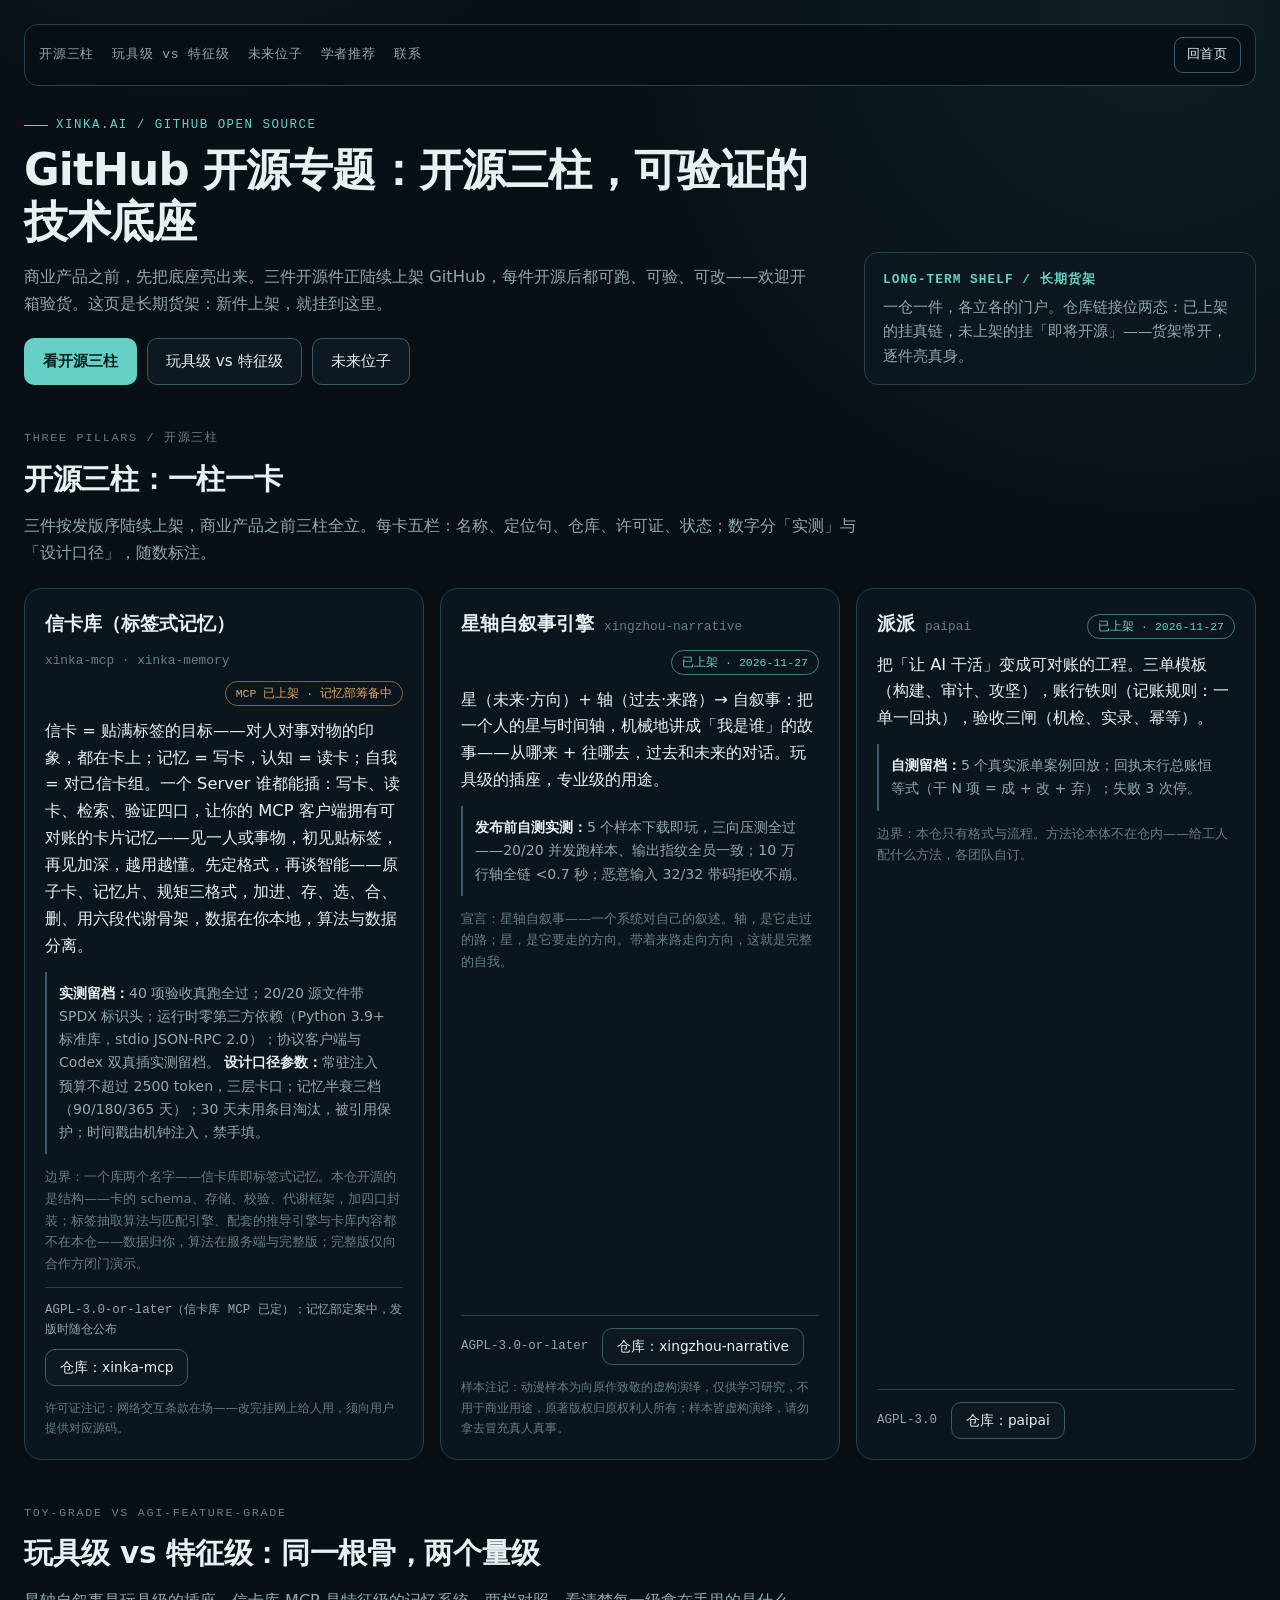
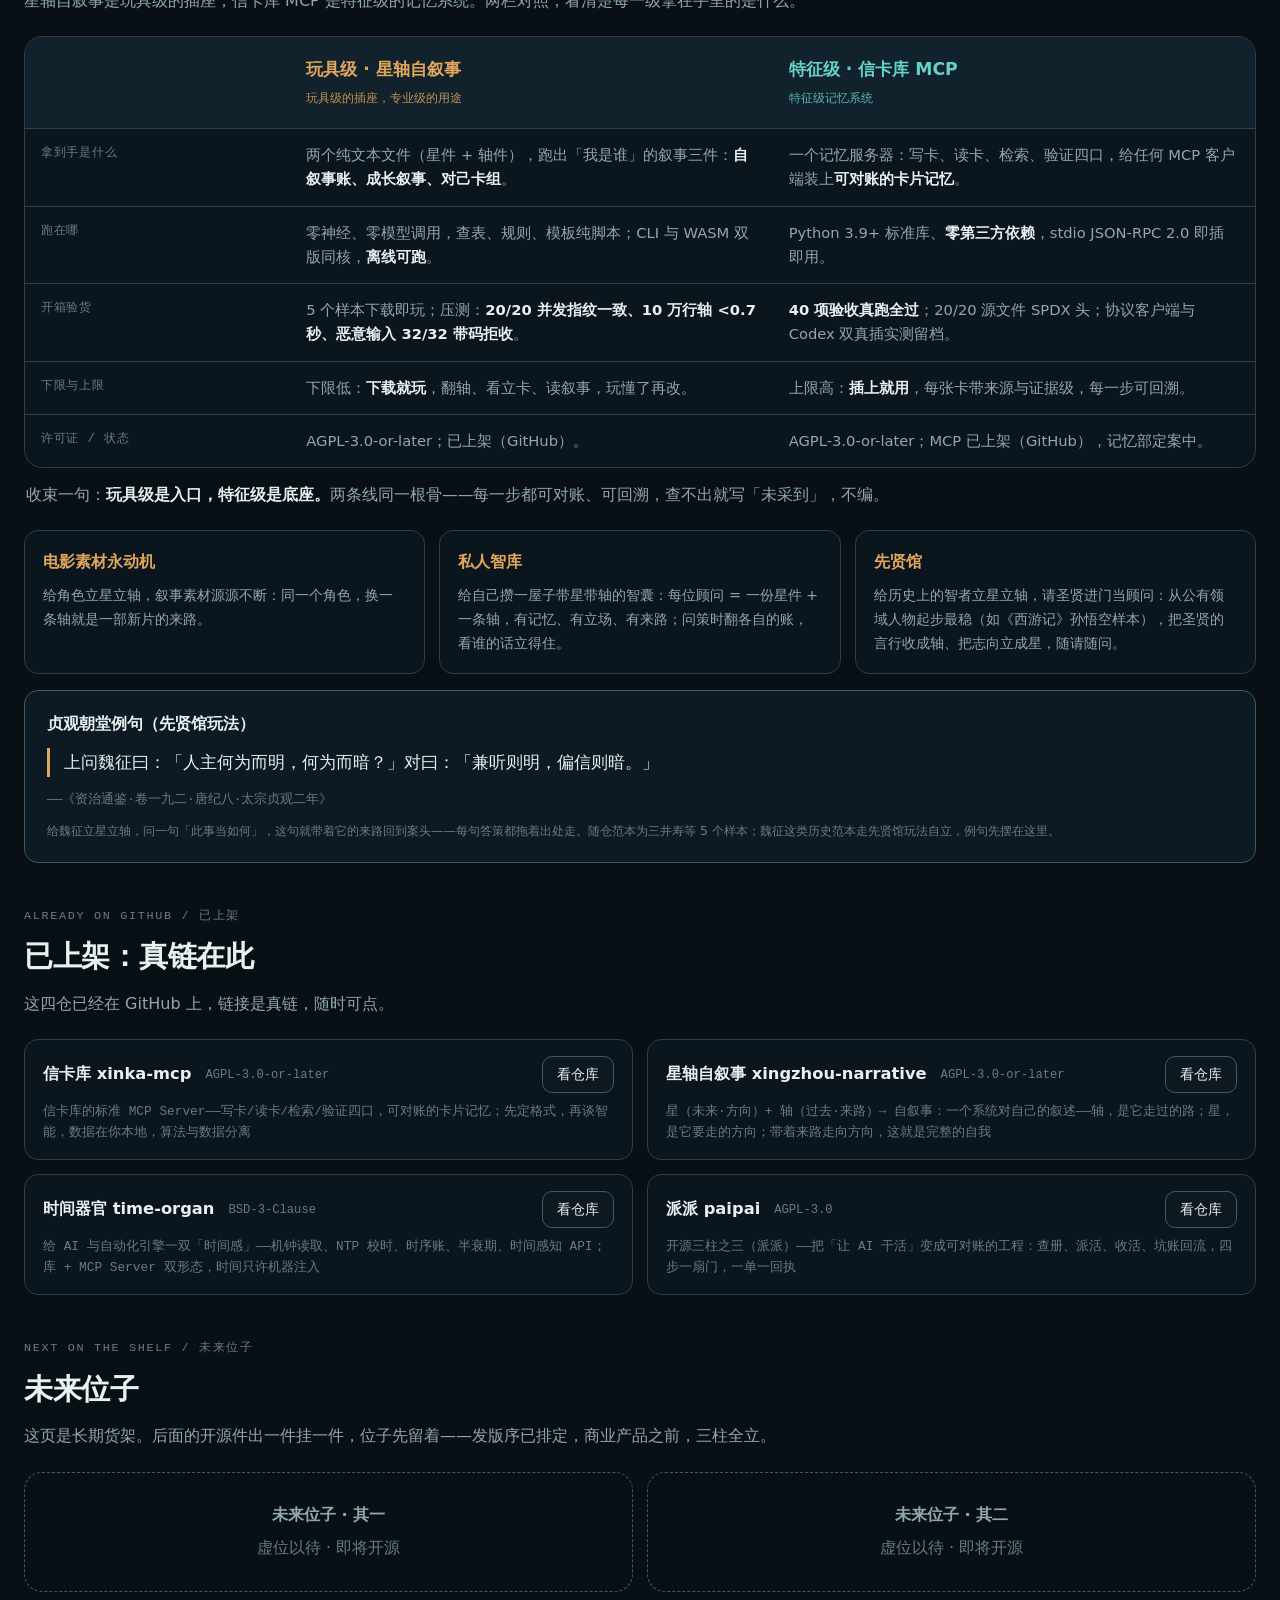
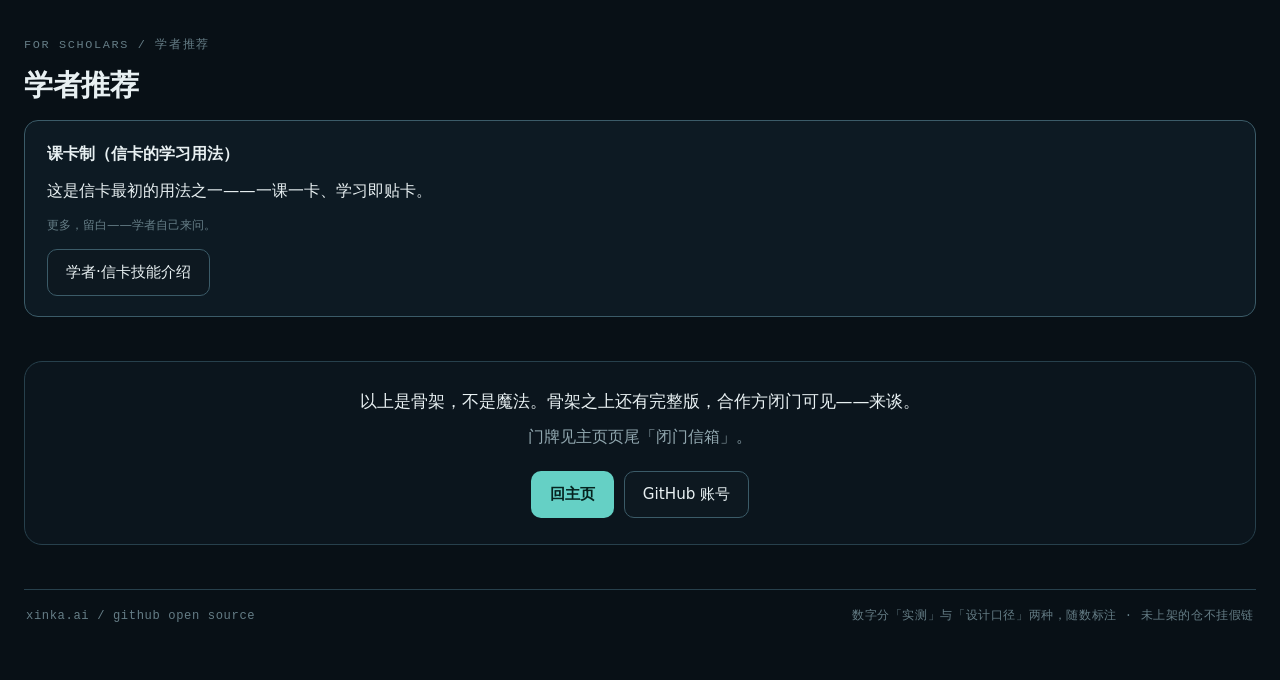
<file: xinka-opensource.html>
<!doctype html>
<html lang="zh-CN">
<head>
<meta charset="utf-8">
<meta name="viewport" content="width=device-width, initial-scale=1">
<title>GitHub 开源专题 · 开源三柱：可验证的技术底座 — xinka.ai</title>
<meta name="description" content="xinka.ai 的 GitHub 开源专题：开源三柱——信卡库（标签式记忆）、星轴自叙事引擎、派派，玩具级与特征级两栏对照，长期货架，逐件亮真身。">
<style>
  :root {
    color-scheme: dark;
    --bg: #081016;
    --surface: #0d1820;
    --surface-2: #12222c;
    --line: #27404c;
    --line-strong: #3b5b68;
    --text: #e8f0f2;
    --muted: #91a7af;
    --dim: #657d86;
    --human: #e0a65b;
    --human-soft: #2b2117;
    --ai: #65d0c5;
    --ai-soft: #102b2b;
    --focus: #9ce7df;
    --radius: 14px;
    --mono: "SFMono-Regular", Consolas, "Liberation Mono", monospace;
    --sans: Inter, ui-sans-serif, system-ui, -apple-system, BlinkMacSystemFont, "Segoe UI", sans-serif;
  }

  * { box-sizing: border-box; }

  html {
    min-width: 320px;
    background: var(--bg);
    scroll-behavior: smooth;
  }

  body {
    margin: 0;
    min-height: 100vh;
    color: var(--text);
    background:
      radial-gradient(circle at 15% -10%, rgba(224, 166, 91, .08), transparent 32rem),
      radial-gradient(circle at 90% 0%, rgba(101, 208, 197, .08), transparent 34rem),
      var(--bg);
    font-family: var(--sans);
    line-height: 1.65;
  }

  a { color: var(--ai); }

  a:focus-visible {
    outline: 2px solid var(--focus);
    outline-offset: 3px;
  }

  .shell {
    width: min(1280px, 100%);
    margin: 0 auto;
    padding: 24px;
  }

  /* ---------- 顶部菜单 ---------- */
  .topnav {
    position: sticky;
    z-index: 30;
    top: 0;
    display: flex;
    flex-wrap: wrap;
    gap: 8px 18px;
    align-items: center;
    margin: 0 0 22px;
    padding: 12px 14px;
    border: 1px solid var(--line);
    border-radius: var(--radius);
    background: rgba(8, 16, 22, .96);
  }

  .topnav a {
    color: var(--muted);
    font-family: var(--mono);
    font-size: .82rem;
    letter-spacing: .06em;
    text-decoration: none;
  }

  .topnav a:hover { color: var(--ai); }

  .topnav .nav-home {
    margin-left: auto;
    padding: 6px 12px;
    border: 1px solid var(--line-strong);
    border-radius: 9px;
    color: var(--text);
  }

  .topnav .nav-home:hover { border-color: var(--ai); color: var(--ai); }

  /* ---------- hero ---------- */
  .hero {
    display: grid;
    grid-template-columns: minmax(0, 1.35fr) minmax(300px, .65fr);
    gap: 26px;
    align-items: end;
    margin: 8px 0 30px;
  }

  .eyebrow {
    display: inline-flex;
    align-items: center;
    gap: 8px;
    margin: 0 0 10px;
    color: var(--ai);
    font-family: var(--mono);
    font-size: .78rem;
    letter-spacing: .12em;
    text-transform: uppercase;
  }

  .eyebrow::before {
    width: 24px;
    height: 1px;
    background: currentColor;
    content: "";
  }

  h1 {
    margin: 0;
    max-width: 980px;
    font-size: clamp(1.7rem, 3.4vw, 3rem);
    line-height: 1.18;
    letter-spacing: -.02em;
  }

  .hero .lede {
    max-width: 76ch;
    margin: 16px 0 0;
    color: var(--muted);
    font-size: 1.02rem;
  }

  .hero-cta {
    display: flex;
    flex-wrap: wrap;
    gap: 10px;
    margin-top: 20px;
  }

  .btn {
    display: inline-flex;
    align-items: center;
    gap: 8px;
    min-height: 44px;
    padding: 10px 18px;
    border: 1px solid var(--line-strong);
    border-radius: 10px;
    color: var(--text);
    background: var(--surface);
    font-size: .95rem;
    text-decoration: none;
    cursor: pointer;
  }

  .btn:hover { border-color: var(--ai); color: var(--ai); }

  .btn--primary {
    border-color: color-mix(in srgb, var(--ai), transparent 25%);
    color: #06231f;
    background: var(--ai);
    font-weight: 600;
  }

  .btn--primary:hover { color: #06231f; background: color-mix(in srgb, var(--ai), white 18%); }

  .btn--soon {
    border-style: dashed;
    color: var(--dim);
    background: transparent;
    cursor: default;
  }

  .btn--soon:hover { border-color: var(--line-strong); color: var(--dim); }

  .hero-note {
    padding: 16px 18px;
    border: 1px solid var(--line);
    border-radius: var(--radius);
    background: rgba(13, 24, 32, .76);
  }

  .hero-note strong {
    display: block;
    margin-bottom: 5px;
    color: var(--ai);
    font-family: var(--mono);
    font-size: .8rem;
    letter-spacing: .08em;
    text-transform: uppercase;
  }

  .hero-note p { margin: 0; color: var(--muted); font-size: .92rem; }

  /* ---------- 区块通用 ---------- */
  section { margin: 44px 0; scroll-margin-top: 92px; }

  .block-kicker {
    margin: 0 0 6px;
    color: var(--dim);
    font-family: var(--mono);
    font-size: .74rem;
    letter-spacing: .14em;
    text-transform: uppercase;
  }

  h2 {
    margin: 0 0 10px;
    font-size: clamp(1.35rem, 2.3vw, 1.95rem);
    letter-spacing: -.01em;
  }

  .section-lede { max-width: 82ch; margin: 0 0 22px; color: var(--muted); }

  /* ---------- 三柱卡片 ---------- */
  .card-grid {
    display: grid;
    grid-template-columns: repeat(3, minmax(0, 1fr));
    gap: 16px;
  }

  .oss-card {
    display: flex;
    flex-direction: column;
    gap: 12px;
    padding: 20px;
    border: 1px solid var(--line);
    border-radius: 18px;
    background: rgba(13, 24, 32, .74);
  }

  .oss-top {
    display: flex;
    flex-wrap: wrap;
    gap: 10px;
    align-items: baseline;
  }

  .oss-name { margin: 0; font-size: 1.16rem; }

  .oss-repo {
    color: var(--dim);
    font-family: var(--mono);
    font-size: .8rem;
  }

  .badge {
    margin-left: auto;
    padding: 2px 10px;
    border: 1px solid color-mix(in srgb, var(--human), transparent 45%);
    border-radius: 999px;
    color: var(--human);
    font-family: var(--mono);
    font-size: .72rem;
    white-space: nowrap;
  }

  .badge--done {
    border-color: color-mix(in srgb, var(--ai), transparent 45%);
    color: var(--ai);
  }

  .oss-tagline { margin: 0; font-size: 1.02rem; }

  .oss-numbers {
    margin: 0;
    padding: 10px 12px;
    border-left: 2px solid var(--line-strong);
    color: var(--muted);
    font-size: .88rem;
  }

  .oss-numbers b { color: var(--text); font-weight: 600; }

  .oss-boundary {
    margin: 0;
    color: var(--dim);
    font-size: .82rem;
  }

  .oss-foot {
    display: flex;
    flex-wrap: wrap;
    gap: 8px 14px;
    align-items: center;
    margin-top: auto;
    padding-top: 12px;
    border-top: 1px solid var(--line);
  }

  .oss-license {
    color: var(--muted);
    font-family: var(--mono);
    font-size: .78rem;
  }

  .oss-foot .btn { min-height: 36px; padding: 6px 14px; font-size: .86rem; }

  .oss-note {
    margin: 0;
    color: var(--dim);
    font-size: .78rem;
  }

  /* ---------- 对照栏 ---------- */
  .compare-grid {
    display: grid;
    grid-template-columns: minmax(120px, .55fr) minmax(0, 1fr) minmax(0, 1fr);
    overflow: hidden;
    border: 1px solid var(--line);
    border-radius: 18px;
    background: rgba(13, 24, 32, .74);
  }

  .compare-grid > div {
    padding: 14px 16px;
    border-bottom: 1px solid var(--line);
  }

  .compare-grid .ch {
    padding: 18px 16px;
    background: var(--surface-2);
  }

  .compare-grid .ch--toy { color: var(--human); }
  .compare-grid .ch--agi { color: var(--ai); }

  .compare-grid .ch strong { display: block; font-size: 1.08rem; }
  .compare-grid .ch span { font-family: var(--mono); font-size: .78rem; opacity: .85; }

  .compare-grid .row-label {
    color: var(--dim);
    font-family: var(--mono);
    font-size: .78rem;
    letter-spacing: .06em;
  }

  .compare-grid .cell { color: var(--muted); font-size: .92rem; }
  .compare-grid .cell b { color: var(--text); font-weight: 600; }
  .compare-grid .row-last, .compare-grid .cell-last { border-bottom: 0; }

  .compare-close {
    margin: 14px 2px 0;
    color: var(--muted);
    font-size: .98rem;
  }

  .compare-close b { color: var(--text); }

  /* ---------- 玩法三式 + 例句 ---------- */
  .play-grid {
    display: grid;
    grid-template-columns: repeat(3, minmax(0, 1fr));
    gap: 14px;
  }

  .play-card {
    padding: 18px;
    border: 1px solid var(--line);
    border-radius: var(--radius);
    background: rgba(13, 24, 32, .74);
  }

  .play-card h3 { margin: 0 0 8px; font-size: 1.02rem; color: var(--human); }
  .play-card p { margin: 0; color: var(--muted); font-size: .9rem; }

  .quote-box {
    margin-top: 16px;
    padding: 20px 22px;
    border: 1px solid var(--line-strong);
    border-radius: var(--radius);
    background: rgba(18, 34, 44, .6);
  }

  .quote-box h3 { margin: 0 0 10px; font-size: 1.02rem; }

  .quote-box blockquote {
    margin: 0 0 8px;
    padding-left: 14px;
    border-left: 3px solid var(--human);
    color: var(--text);
    font-size: 1.08rem;
  }

  .quote-box cite { color: var(--dim); font-style: normal; font-family: var(--mono); font-size: .8rem; }

  .quote-box .oss-note { margin-top: 10px; }

  /* ---------- 已上架 / 未来位子 ---------- */
  .shelf-strip {
    display: grid;
    grid-template-columns: repeat(2, minmax(0, 1fr));
    gap: 14px;
  }

  .shelf-item {
    display: flex;
    flex-wrap: wrap;
    gap: 8px 14px;
    align-items: center;
    padding: 16px 18px;
    border: 1px solid var(--line);
    border-radius: var(--radius);
    background: rgba(13, 24, 32, .74);
  }

  .shelf-item strong { font-size: 1.02rem; }
  .shelf-item .oss-repo { width: 100%; order: 3; }
  .shelf-item .tag {
    color: var(--dim);
    font-family: var(--mono);
    font-size: .76rem;
    white-space: nowrap;
  }

  .shelf-item .btn { margin-left: auto; min-height: 36px; padding: 6px 14px; font-size: .86rem; }

  .ghost-grid {
    display: grid;
    grid-template-columns: repeat(2, minmax(0, 1fr));
    gap: 14px;
  }

  .ghost-card {
    display: flex;
    min-height: 120px;
    flex-direction: column;
    justify-content: center;
    gap: 6px;
    padding: 20px;
    border: 1px dashed var(--line-strong);
    border-radius: 18px;
    color: var(--dim);
    text-align: center;
  }

  .ghost-card strong { color: var(--muted); font-size: 1.02rem; }

  /* ---------- 收尾 ---------- */
  .closing {
    padding: 26px;
    border: 1px solid var(--line);
    border-radius: 18px;
    background: rgba(13, 24, 32, .74);
    text-align: center;
  }

  .closing p { max-width: 62ch; margin: 0 auto 8px; color: var(--muted); }
  .closing .closing-line { color: var(--text); font-size: 1.06rem; }
  .closing .hero-cta { justify-content: center; }

  .footer {
    display: flex;
    flex-wrap: wrap;
    gap: 8px 18px;
    justify-content: space-between;
    margin: 40px 0 8px;
    padding: 16px 2px 22px;
    border-top: 1px solid var(--line);
    color: var(--dim);
    font-family: var(--mono);
    font-size: .76rem;
    letter-spacing: .05em;
  }

  /* ---------- 响应式 ---------- */
  @media (max-width: 1180px) {
    .hero { grid-template-columns: 1fr; }
    .play-grid { grid-template-columns: 1fr; }
  }

  @media (max-width: 1080px) {
    .card-grid { grid-template-columns: 1fr; }
  }

  @media (max-width: 820px) {
    .shell { padding: 14px; }
    .card-grid { grid-template-columns: 1fr; }
    .compare-grid { grid-template-columns: 1fr; }
    .compare-grid .ch { border-bottom: 1px solid var(--line); }
    .compare-grid .row-label { background: var(--surface-2); }
    .shelf-strip, .ghost-grid { grid-template-columns: 1fr; }
  }

  @media (prefers-reduced-motion: reduce) {
    html { scroll-behavior: auto; }
  }
</style>
</head>
<body>
  <main class="shell">

    <!-- 顶部菜单 -->
    <nav class="topnav" aria-label="开源专题菜单">
      <a href="#shelf">开源三柱</a>
      <a href="#compare">玩具级 vs 特征级</a>
      <a href="#future">未来位子</a>
      <a href="#scholars">学者推荐</a>
      <a href="#contact">联系</a>
      <a class="nav-home" href="https://xinka.ai/">回首页</a>
    </nav>

    <!-- hero -->
    <header class="hero">
      <div>
        <p class="eyebrow">xinka.ai / github open source</p>
        <h1>GitHub 开源专题：开源三柱，可验证的技术底座</h1>
        <p class="lede">商业产品之前，先把底座亮出来。三件开源件正陆续上架 GitHub，每件开源后都可跑、可验、可改——欢迎开箱验货。这页是长期货架：新件上架，就挂到这里。</p>
        <div class="hero-cta">
          <a class="btn btn--primary" href="#shelf">看开源三柱</a>
          <a class="btn" href="#compare">玩具级 vs 特征级</a>
          <a class="btn" href="#future">未来位子</a>
        </div>
      </div>
      <aside class="hero-note" aria-label="开源货架说明">
        <strong>long-term shelf / 长期货架</strong>
        <p>一仓一件，各立各的门户。仓库链接位两态：已上架的挂真链，未上架的挂「即将开源」——货架常开，逐件亮真身。</p>
      </aside>
    </header>

    <!-- ① 开源三柱 -->
    <section id="shelf" aria-label="开源三柱">
      <p class="block-kicker">three pillars / 开源三柱</p>
      <h2>开源三柱：一柱一卡</h2>
      <p class="section-lede">三件按发版序陆续上架，商业产品之前三柱全立。每卡五栏：名称、定位句、仓库、许可证、状态；数字分「实测」与「设计口径」，随数标注。</p>

      <div class="card-grid">

        <article class="oss-card">
          <div class="oss-top">
            <h3 class="oss-name">信卡库（标签式记忆）</h3>
            <span class="oss-repo">xinka-mcp · xinka-memory</span>
            <span class="badge">MCP 已上架 · 记忆部筹备中</span>
          </div>
          <p class="oss-tagline">信卡 = 贴满标签的目标——对人对事对物的印象，都在卡上；记忆 = 写卡，认知 = 读卡；自我 = 对己信卡组。一个 Server 谁都能插：写卡、读卡、检索、验证四口，让你的 MCP 客户端拥有可对账的卡片记忆——见一人或事物，初见贴标签，再见加深，越用越懂。先定格式，再谈智能——原子卡、记忆片、规矩三格式，加进、存、选、合、删、用六段代谢骨架，数据在你本地，算法与数据分离。</p>
          <p class="oss-numbers"><b>实测留档：</b>40 项验收真跑全过；20/20 源文件带 SPDX 标识头；运行时零第三方依赖（Python 3.9+ 标准库，stdio JSON-RPC 2.0）；协议客户端与 Codex 双真插实测留档。 <b>设计口径参数：</b>常驻注入预算不超过 2500 token，三层卡口；记忆半衰三档（90/180/365 天）；30 天未用条目淘汰，被引用保护；时间戳由机钟注入，禁手填。</p>
          <p class="oss-boundary">边界：一个库两个名字——信卡库即标签式记忆。本仓开源的是结构——卡的 schema、存储、校验、代谢框架，加四口封装；标签抽取算法与匹配引擎、配套的推导引擎与卡库内容都不在本仓——数据归你，算法在服务端与完整版；完整版仅向合作方闭门演示。</p>
          <div class="oss-foot">
            <span class="oss-license">AGPL-3.0-or-later（信卡库 MCP 已定）；记忆部定案中，发版时随仓公布</span>
            <a class="btn" href="https://github.com/renshiliao/xinka-mcp">仓库：xinka-mcp</a>
          </div>
          <p class="oss-note">许可证注记：网络交互条款在场——改完挂网上给人用，须向用户提供对应源码。</p>
        </article>

        <article class="oss-card">
          <div class="oss-top">
            <h3 class="oss-name">星轴自叙事引擎</h3>
            <span class="oss-repo">xingzhou-narrative</span>
            <span class="badge badge--done">已上架 · 2026-11-27</span>
          </div>
          <p class="oss-tagline">星（未来·方向）+ 轴（过去·来路）→ 自叙事：把一个人的星与时间轴，机械地讲成「我是谁」的故事——从哪来 + 往哪去，过去和未来的对话。玩具级的插座，专业级的用途。</p>
          <p class="oss-numbers"><b>发布前自测实测：</b>5 个样本下载即玩，三向压测全过——20/20 并发跑样本、输出指纹全员一致；10 万行轴全链 &lt;0.7 秒；恶意输入 32/32 带码拒收不崩。</p>
          <p class="oss-boundary">宣言：星轴自叙事——一个系统对自己的叙述。轴，是它走过的路；星，是它要走的方向。带着来路走向方向，这就是完整的自我。</p>
          <div class="oss-foot">
            <span class="oss-license">AGPL-3.0-or-later</span>
            <a class="btn" href="https://github.com/renshiliao/xingzhou-narrative">仓库：xingzhou-narrative</a>
          </div>
          <p class="oss-note">样本注记：动漫样本为向原作致敬的虚构演绎，仅供学习研究，不用于商业用途，原著版权归原权利人所有；样本皆虚构演绎，请勿拿去冒充真人真事。</p>
        </article>

        <article class="oss-card">
          <div class="oss-top">
            <h3 class="oss-name">派派</h3>
            <span class="oss-repo">paipai</span>
            <span class="badge badge--done">已上架 · 2026-11-27</span>
          </div>
          <p class="oss-tagline">把「让 AI 干活」变成可对账的工程。三单模板（构建、审计、攻坚），账行铁则（记账规则：一单一回执），验收三闸（机检、实录、幂等）。</p>
          <p class="oss-numbers"><b>自测留档：</b>5 个真实派单案例回放；回执末行总账恒等式（干 N 项 = 成 + 改 + 弃）；失败 3 次停。</p>
          <p class="oss-boundary">边界：本仓只有格式与流程。方法论本体不在仓内——给工人配什么方法，各团队自订。</p>
          <div class="oss-foot">
            <span class="oss-license">AGPL-3.0</span>
            <a class="btn" href="https://github.com/renshiliao/paipai">仓库：paipai</a>
          </div>
        </article>

      </div>
    </section>

    <!-- ② 玩具级 vs 特征级 对照 -->
    <section id="compare" aria-label="玩具级与特征级对照">
      <p class="block-kicker">toy-grade vs agi-feature-grade</p>
      <h2>玩具级 vs 特征级：同一根骨，两个量级</h2>
      <p class="section-lede">星轴自叙事是玩具级的插座，信卡库 MCP 是特征级的记忆系统。两栏对照，看清楚每一级拿在手里的是什么。</p>

      <div class="compare-grid">
        <div class="ch"></div>
        <div class="ch ch--toy"><strong>玩具级 · 星轴自叙事</strong><span>玩具级的插座，专业级的用途</span></div>
        <div class="ch ch--agi"><strong>特征级 · 信卡库 MCP</strong><span>特征级记忆系统</span></div>

        <div class="row-label">拿到手是什么</div>
        <div class="cell">两个纯文本文件（星件 + 轴件），跑出「我是谁」的叙事三件：<b>自叙事账、成长叙事、对己卡组</b>。</div>
        <div class="cell">一个记忆服务器：写卡、读卡、检索、验证四口，给任何 MCP 客户端装上<b>可对账的卡片记忆</b>。</div>

        <div class="row-label">跑在哪</div>
        <div class="cell">零神经、零模型调用，查表、规则、模板纯脚本；CLI 与 WASM 双版同核，<b>离线可跑</b>。</div>
        <div class="cell">Python 3.9+ 标准库、<b>零第三方依赖</b>，stdio JSON-RPC 2.0 即插即用。</div>

        <div class="row-label">开箱验货</div>
        <div class="cell">5 个样本下载即玩；压测：<b>20/20 并发指纹一致、10 万行轴 &lt;0.7 秒、恶意输入 32/32 带码拒收</b>。</div>
        <div class="cell"><b>40 项验收真跑全过</b>；20/20 源文件 SPDX 头；协议客户端与 Codex 双真插实测留档。</div>

        <div class="row-label">下限与上限</div>
        <div class="cell">下限低：<b>下载就玩</b>，翻轴、看立卡、读叙事，玩懂了再改。</div>
        <div class="cell">上限高：<b>插上就用</b>，每张卡带来源与证据级，每一步可回溯。</div>

        <div class="row-label row-last">许可证 / 状态</div>
        <div class="cell cell-last">AGPL-3.0-or-later；已上架（GitHub）。</div>
        <div class="cell cell-last">AGPL-3.0-or-later；MCP 已上架（GitHub），记忆部定案中。</div>
      </div>

      <p class="compare-close">收束一句：<b>玩具级是入口，特征级是底座。</b>两条线同一根骨——每一步都可对账、可回溯，查不出就写「未采到」，不编。</p>

      <!-- 玩法三式 -->
      <div class="play-grid" style="margin-top:22px">
        <article class="play-card">
          <h3>电影素材永动机</h3>
          <p>给角色立星立轴，叙事素材源源不断：同一个角色，换一条轴就是一部新片的来路。</p>
        </article>
        <article class="play-card">
          <h3>私人智库</h3>
          <p>给自己攒一屋子带星带轴的智囊：每位顾问 = 一份星件 + 一条轴，有记忆、有立场、有来路；问策时翻各自的账，看谁的话立得住。</p>
        </article>
        <article class="play-card">
          <h3>先贤馆</h3>
          <p>给历史上的智者立星立轴，请圣贤进门当顾问：从公有领域人物起步最稳（如《西游记》孙悟空样本），把圣贤的言行收成轴、把志向立成星，随请随问。</p>
        </article>
      </div>

      <div class="quote-box">
        <h3>贞观朝堂例句（先贤馆玩法）</h3>
        <blockquote>上问魏征曰：「人主何为而明，何为而暗？」对曰：「兼听则明，偏信则暗。」</blockquote>
        <cite>——《资治通鉴·卷一九二·唐纪八·太宗贞观二年》</cite>
        <p class="oss-note">给魏征立星立轴，问一句「此事当如何」，这句就带着它的来路回到案头——每句答策都拖着出处走。随仓范本为三井寿等 5 个样本；魏征这类历史范本走先贤馆玩法自立，例句先摆在这里。</p>
      </div>
    </section>

    <!-- ③ 已上架 -->
    <section id="shipped" aria-label="已上架的仓">
      <p class="block-kicker">already on github / 已上架</p>
      <h2>已上架：真链在此</h2>
      <p class="section-lede">这四仓已经在 GitHub 上，链接是真链，随时可点。</p>
      <div class="shelf-strip">
        <div class="shelf-item">
          <strong>信卡库 xinka-mcp</strong>
          <span class="tag">AGPL-3.0-or-later</span>
          <a class="btn" href="https://github.com/renshiliao/xinka-mcp">看仓库</a>
          <span class="oss-repo">信卡库的标准 MCP Server——写卡/读卡/检索/验证四口，可对账的卡片记忆；先定格式，再谈智能，数据在你本地，算法与数据分离</span>
        </div>
        <div class="shelf-item">
          <strong>星轴自叙事 xingzhou-narrative</strong>
          <span class="tag">AGPL-3.0-or-later</span>
          <a class="btn" href="https://github.com/renshiliao/xingzhou-narrative">看仓库</a>
          <span class="oss-repo">星（未来·方向）+ 轴（过去·来路）→ 自叙事：一个系统对自己的叙述——轴，是它走过的路；星，是它要走的方向；带着来路走向方向，这就是完整的自我</span>
        </div>
        <div class="shelf-item">
          <strong>时间器官 time-organ</strong>
          <span class="tag">BSD-3-Clause</span>
          <a class="btn" href="https://github.com/renshiliao/time-organ">看仓库</a>
          <span class="oss-repo">给 AI 与自动化引擎一双「时间感」——机钟读取、NTP 校时、时序账、半衰期、时间感知 API；库 + MCP Server 双形态，时间只许机器注入</span>
        </div>
        <div class="shelf-item">
          <strong>派派 paipai</strong>
          <span class="tag">AGPL-3.0</span>
          <a class="btn" href="https://github.com/renshiliao/paipai">看仓库</a>
          <span class="oss-repo">开源三柱之三（派派）——把「让 AI 干活」变成可对账的工程：查册、派活、收活、坑账回流，四步一扇门，一单一回执</span>
        </div>
      </div>
    </section>

    <!-- ④ 未来位子 -->
    <section id="future" aria-label="未来位子">
      <p class="block-kicker">next on the shelf / 未来位子</p>
      <h2>未来位子</h2>
      <p class="section-lede">这页是长期货架。后面的开源件出一件挂一件，位子先留着——发版序已排定，商业产品之前，三柱全立。</p>
      <div class="ghost-grid">
        <div class="ghost-card">
          <strong>未来位子 · 其一</strong>
          <span>虚位以待 · 即将开源</span>
        </div>
        <div class="ghost-card">
          <strong>未来位子 · 其二</strong>
          <span>虚位以待 · 即将开源</span>
        </div>
      </div>
    </section>

    <!-- 学者推荐 -->
    <section id="scholars" aria-label="学者推荐">
      <p class="block-kicker">for scholars / 学者推荐</p>
      <h2>学者推荐</h2>
      <div class="quote-box" style="margin-top:0">
        <h3>课卡制（信卡的学习用法）</h3>
        <p style="margin:0 0 10px;font-size:1.02rem">这是信卡最初的用法之一——一课一卡、学习即贴卡。</p>
        <p class="oss-note">更多，留白——学者自己来问。</p>
        <div class="hero-cta" style="margin-top:14px">
          <a class="btn" href="xinka-students.html">学者·信卡技能介绍</a>
        </div>
      </div>
    </section>

    <!-- ⑤ 收尾 / 联系 -->
    <section id="contact" aria-label="联系">
      <div class="closing">
        <p class="closing-line">以上是骨架，不是魔法。骨架之上还有完整版，合作方闭门可见——来谈。</p>
        <p>门牌见主页页尾「闭门信箱」。</p>
        <div class="hero-cta">
          <a class="btn btn--primary" href="https://xinka.ai/">回主页</a>
          <a class="btn" href="https://github.com/renshiliao">GitHub 账号</a>
        </div>
      </div>
    </section>

    <footer class="footer">
      <span>xinka.ai / github open source</span>
      <span>数字分「实测」与「设计口径」两种，随数标注 · 未上架的仓不挂假链</span>
    </footer>

  </main>
</body>
</html>
</file>
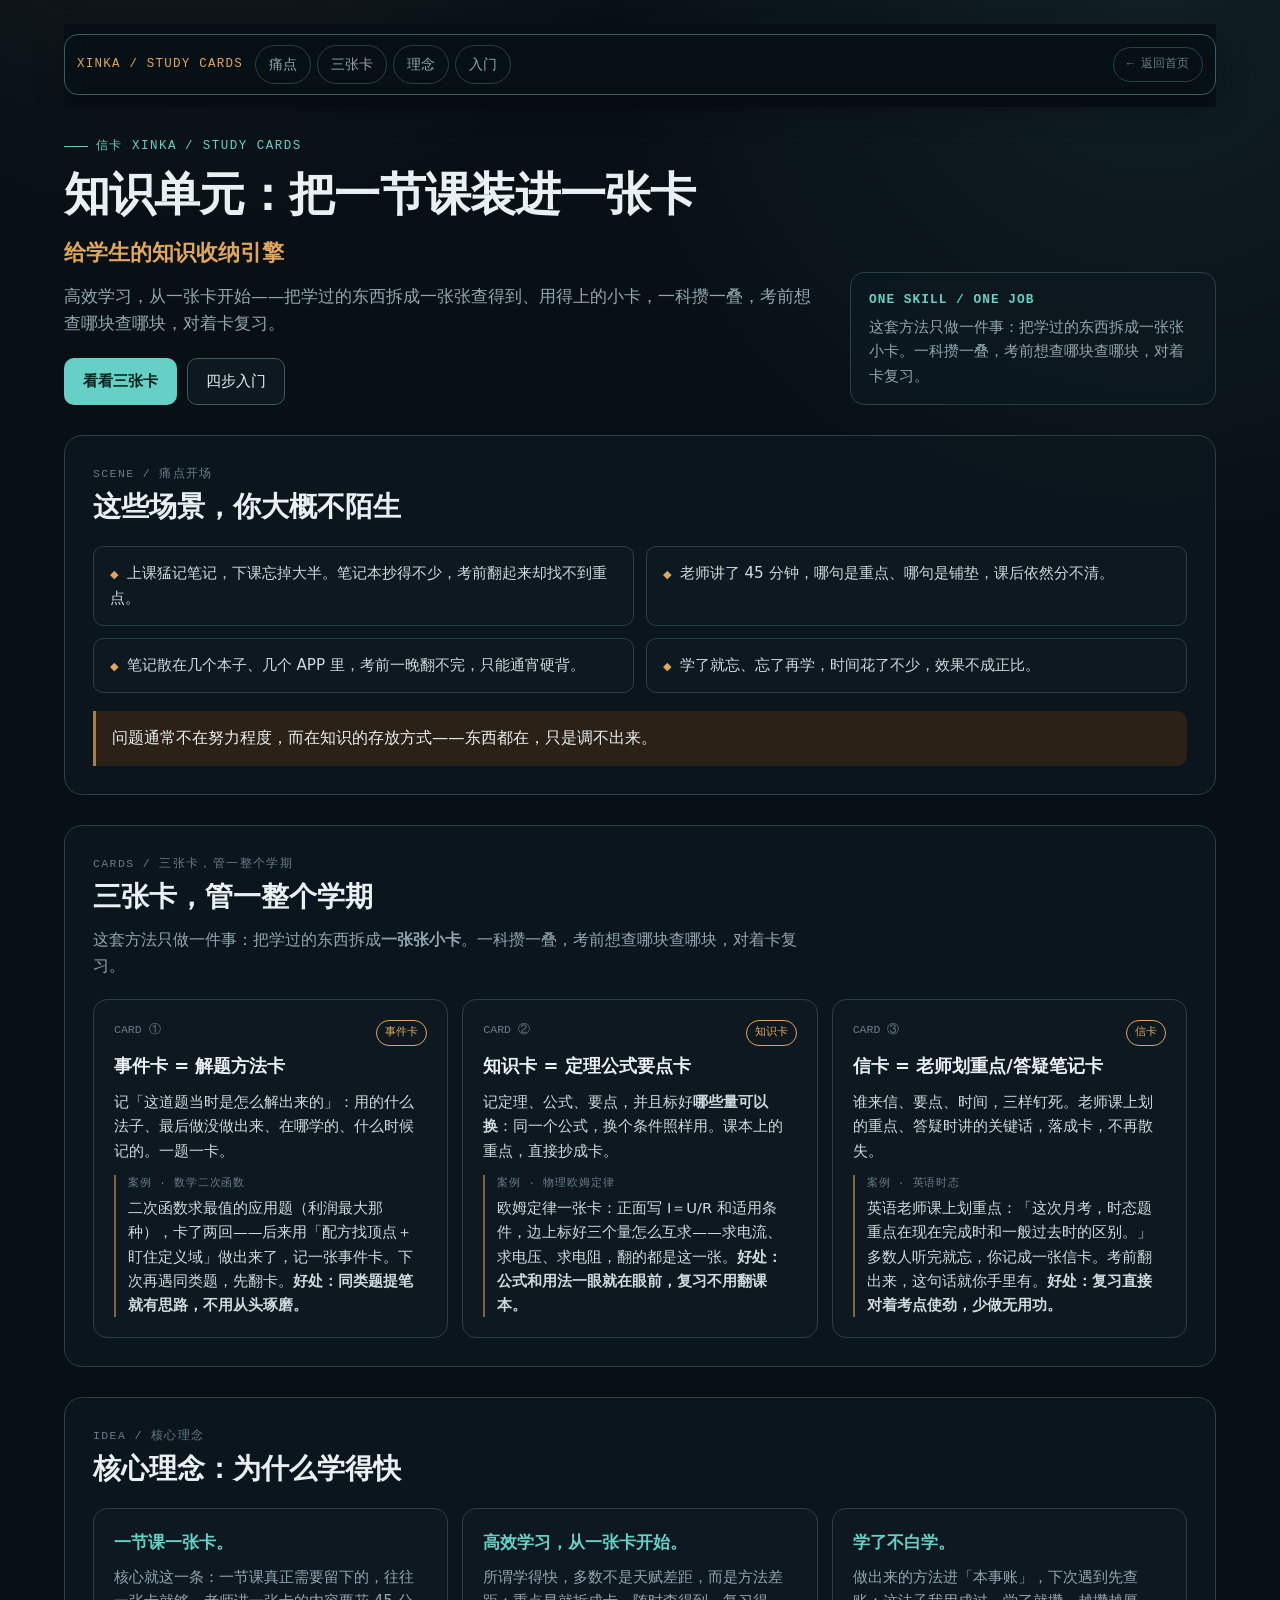
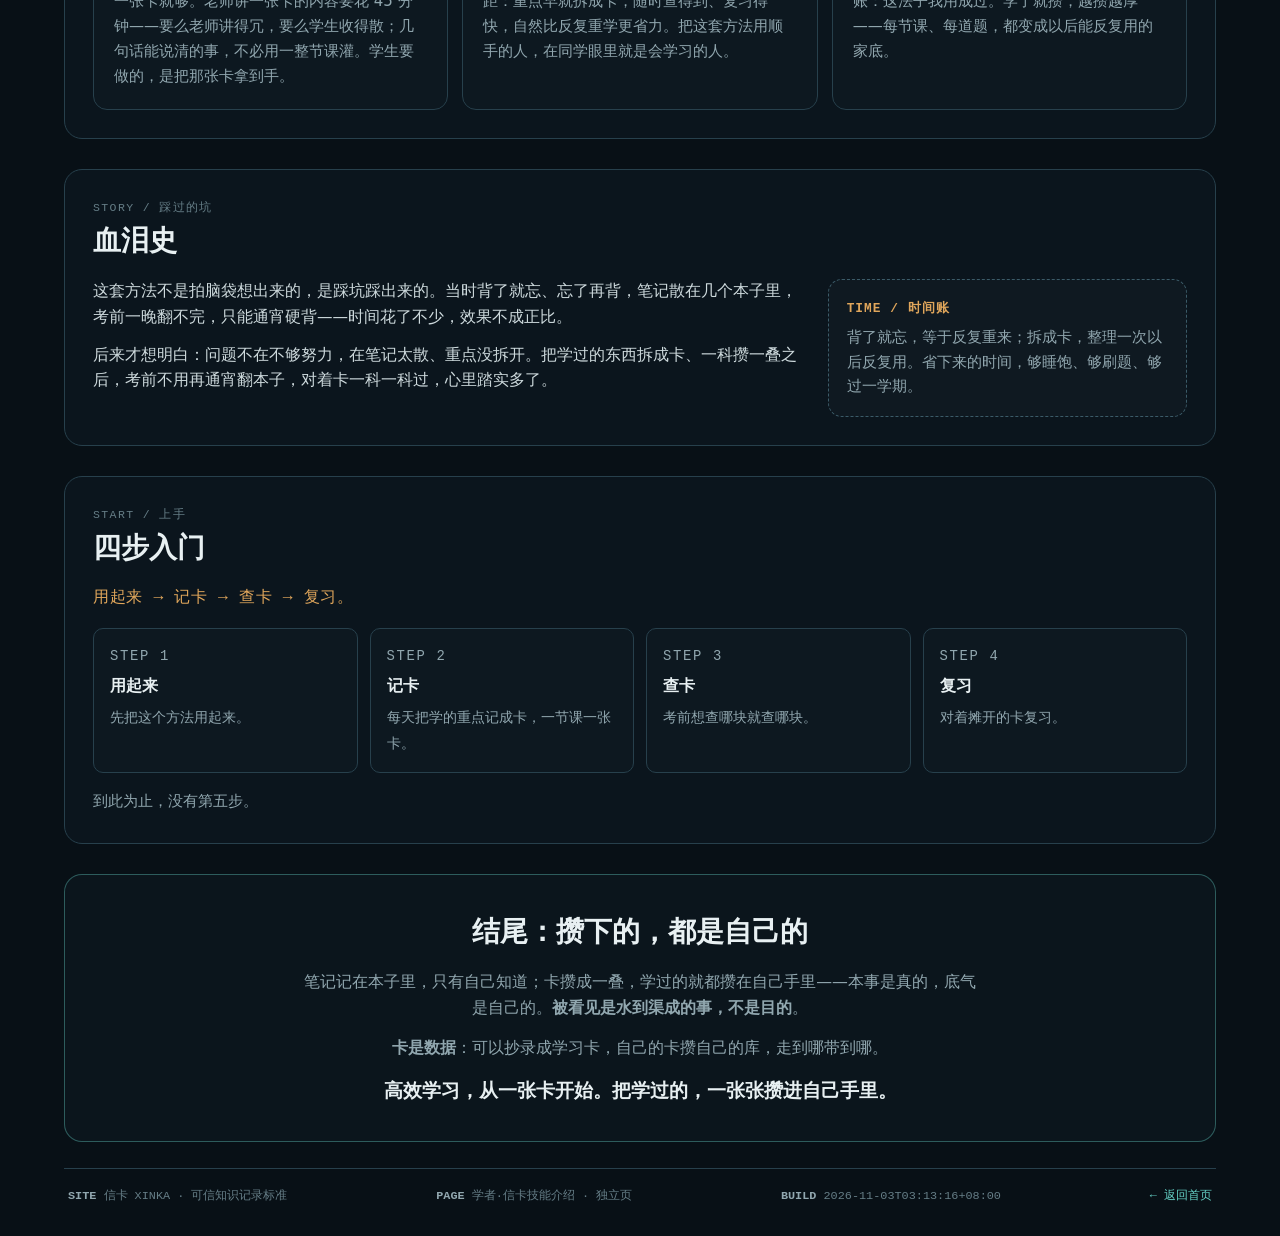
<file: xinka-students.html>
<!doctype html>
<html lang="zh-CN">
<head>
  <meta charset="utf-8">
  <meta name="viewport" content="width=device-width, initial-scale=1">
  <meta name="description" content="知识单元：把一节课装进一张卡——给学生的知识收纳引擎。三张卡管一整个学期：事件卡、知识卡、信卡，查得到、用得上。">
  <title>知识单元：把一节课装进一张卡 · 学者·信卡技能介绍 — 信卡 XINKA</title>
  <meta name="theme-color" content="#081016">
  <meta property="og:type" content="website">
  <meta property="og:site_name" content="信卡 Xinka">
  <meta property="og:locale" content="zh_CN">
  <meta property="og:title" content="知识单元：把一节课装进一张卡 · 学者·信卡技能介绍">
  <meta property="og:description" content="给学生的知识收纳引擎。三张卡管一整个学期：事件卡、知识卡、信卡——查得到、用得上的小卡，考前想查哪块查哪块，对着卡复习。">
  <style>
    :root {
      color-scheme: dark;
      --bg: #081016;
      --surface: #0d1820;
      --surface-2: #12222c;
      --line: #27404c;
      --line-strong: #3b5b68;
      --text: #e8f0f2;
      --muted: #91a7af;
      --dim: #657d86;
      --human: #e0a65b;
      --human-soft: #2b2117;
      --ai: #65d0c5;
      --ai-soft: #102b2b;
      --fact: #8dd6b0;
      --judgment: #d8bd77;
      --focus: #9ce7df;
      --radius: 14px;
      --mono: "SFMono-Regular", Consolas, "Liberation Mono", monospace;
      --sans: Inter, ui-sans-serif, system-ui, -apple-system, BlinkMacSystemFont, "Segoe UI", sans-serif;
    }

    * { box-sizing: border-box; }

    html {
      min-width: 320px;
      background: var(--bg);
      scroll-behavior: smooth;
    }

    @media (prefers-reduced-motion: reduce) {
      html { scroll-behavior: auto; }
    }

    body {
      margin: 0;
      min-height: 100vh;
      color: var(--text);
      background:
        radial-gradient(circle at 15% -10%, rgba(224, 166, 91, .08), transparent 32rem),
        radial-gradient(circle at 90% 0%, rgba(101, 208, 197, .08), transparent 34rem),
        var(--bg);
      font-family: var(--sans);
      line-height: 1.65;
    }

    a { color: var(--ai); }

    a:focus-visible {
      outline: 2px solid var(--focus);
      outline-offset: 3px;
    }

    .shell {
      width: min(1200px, 100%);
      margin: 0 auto;
      padding: 24px;
    }

    /* ---------- ① 页内导航条（吸顶，锚点跳转） ---------- */
    .page-nav {
      position: sticky;
      z-index: 30;
      top: 0;
      margin-bottom: 22px;
      padding: 10px 0 12px;
      background: var(--bg);
    }

    .nav-bar {
      display: flex;
      flex-wrap: wrap;
      align-items: center;
      gap: 8px 6px;
      padding: 10px 12px;
      border: 1px solid var(--line-strong);
      border-radius: var(--radius);
      background: rgba(8, 16, 22, .94);
      backdrop-filter: blur(12px);
      box-shadow: 0 10px 30px rgba(0, 0, 0, .35);
    }

    .nav-brand {
      margin-right: 6px;
      color: var(--human);
      font-family: var(--mono);
      font-size: .78rem;
      letter-spacing: .1em;
      text-transform: uppercase;
      white-space: nowrap;
    }

    .nav-link {
      padding: 7px 13px;
      border: 1px solid var(--line);
      border-radius: 999px;
      color: var(--muted);
      font-size: .88rem;
      text-decoration: none;
      white-space: nowrap;
    }

    .nav-link:hover { border-color: var(--ai); color: var(--ai); }

    .nav-back {
      margin-left: auto;
      padding: 7px 13px;
      border: 1px solid var(--line);
      border-radius: 999px;
      color: var(--dim);
      font-family: var(--mono);
      font-size: .74rem;
      text-decoration: none;
      white-space: nowrap;
    }

    .nav-back:hover { border-color: var(--ai); color: var(--ai); }

    /* ---------- ② hero ---------- */
    .hero {
      display: grid;
      grid-template-columns: minmax(0, 1.35fr) minmax(300px, .65fr);
      gap: 26px;
      align-items: end;
      margin: 8px 0 26px;
    }

    .eyebrow {
      display: inline-flex;
      align-items: center;
      gap: 8px;
      margin: 0 0 10px;
      color: var(--ai);
      font-family: var(--mono);
      font-size: .78rem;
      letter-spacing: .12em;
      text-transform: uppercase;
    }

    .eyebrow::before {
      width: 24px;
      height: 1px;
      background: currentColor;
      content: "";
    }

    h1 {
      margin: 0;
      max-width: 980px;
      font-size: clamp(1.75rem, 3.6vw, 3.3rem);
      line-height: 1.18;
      letter-spacing: -.02em;
    }

    .hero-sub {
      margin: 14px 0 0;
      color: var(--human);
      font-size: clamp(1.05rem, 1.8vw, 1.35rem);
      font-weight: 600;
    }

    .hero .lede {
      max-width: 76ch;
      margin: 12px 0 0;
      color: var(--muted);
      font-size: 1.04rem;
    }

    .hero-cta {
      display: flex;
      flex-wrap: wrap;
      gap: 10px;
      margin-top: 20px;
    }

    .btn {
      display: inline-flex;
      align-items: center;
      gap: 8px;
      min-height: 44px;
      padding: 10px 18px;
      border: 1px solid var(--line-strong);
      border-radius: 10px;
      color: var(--text);
      background: var(--surface);
      font-size: .95rem;
      text-decoration: none;
      cursor: pointer;
    }

    .btn:hover { border-color: var(--ai); color: var(--ai); }

    .btn--primary {
      border-color: color-mix(in srgb, var(--ai), transparent 25%);
      color: #06231f;
      background: var(--ai);
      font-weight: 600;
    }

    .btn--primary:hover { color: #06231f; background: color-mix(in srgb, var(--ai), white 18%); }

    .hero-note {
      padding: 16px 18px;
      border: 1px solid var(--line);
      border-radius: var(--radius);
      background: rgba(13, 24, 32, .76);
    }

    .hero-note strong {
      display: block;
      margin-bottom: 5px;
      color: var(--ai);
      font-family: var(--mono);
      font-size: .8rem;
      letter-spacing: .08em;
      text-transform: uppercase;
    }

    .hero-note p { margin: 0; color: var(--muted); font-size: .92rem; }

    /* ---------- ③ 通用区块 ---------- */
    .section {
      margin-top: 30px;
      padding: 28px;
      border: 1px solid var(--line);
      border-radius: 18px;
      background: rgba(13, 24, 32, .74);
      scroll-margin-top: 84px;
    }

    .section-kicker {
      margin: 0 0 6px;
      color: var(--dim);
      font-family: var(--mono);
      font-size: .72rem;
      letter-spacing: .12em;
      text-transform: uppercase;
    }

    .section h2 {
      margin: 0;
      font-size: clamp(1.35rem, 2.2vw, 1.85rem);
      line-height: 1.3;
    }

    .section-lead {
      max-width: 72ch;
      margin: 12px 0 0;
      color: var(--muted);
      font-size: .98rem;
    }

    /* ---------- ④ 痛点开场 ---------- */
    .pain-list {
      display: grid;
      grid-template-columns: repeat(2, minmax(0, 1fr));
      gap: 12px;
      margin: 20px 0 0;
      padding: 0;
      list-style: none;
    }

    .pain-list li {
      padding: 14px 16px;
      border: 1px solid var(--line);
      border-radius: 10px;
      background: var(--surface);
      color: #cedadd;
      font-size: .95rem;
    }

    .pain-list li::before {
      margin-right: 8px;
      color: var(--human);
      content: "◆";
      font-size: .7rem;
    }

    .pain-takeaway {
      margin: 18px 0 0;
      padding: 14px 16px;
      border-left: 3px solid color-mix(in srgb, var(--human), transparent 30%);
      border-radius: 0 10px 10px 0;
      background: var(--human-soft);
      color: var(--text);
      font-size: 1.02rem;
    }

    /* ---------- ⑤ 三张卡 ---------- */
    .card-grid {
      display: grid;
      grid-template-columns: repeat(3, minmax(0, 1fr));
      gap: 14px;
      margin-top: 20px;
    }

    .skill-card {
      display: flex;
      min-width: 0;
      flex-direction: column;
      gap: 12px;
      padding: 20px;
      border: 1px solid var(--line);
      border-radius: var(--radius);
      background: var(--surface);
    }

    .skill-card:hover { border-color: color-mix(in srgb, var(--ai), transparent 30%); }

    .card-topline {
      display: flex;
      justify-content: space-between;
      gap: 12px;
      align-items: flex-start;
    }

    .card-index { color: var(--dim); font-family: var(--mono); font-size: .72rem; }

    .tag {
      display: inline-flex;
      align-items: center;
      gap: 6px;
      padding: 3px 8px;
      border: 1px solid currentColor;
      border-radius: 999px;
      font-family: var(--mono);
      font-size: .68rem;
      white-space: nowrap;
    }

    .tag--category { color: var(--human); }

    .skill-card h3 { margin: -4px 0 0; font-size: 1.12rem; line-height: 1.35; }

    .field-label {
      display: block;
      margin-bottom: 3px;
      color: var(--dim);
      font-family: var(--mono);
      font-size: .68rem;
      letter-spacing: .08em;
      text-transform: uppercase;
    }

    .skill-card p { margin: 0; color: #cedadd; font-size: .92rem; }

    .skill-card .example {
      margin-top: auto;
      padding-left: 12px;
      border-left: 2px solid color-mix(in srgb, var(--human), transparent 45%);
    }

    /* ---------- ⑥ 核心理念 ---------- */
    .idea-grid {
      display: grid;
      grid-template-columns: repeat(3, minmax(0, 1fr));
      gap: 14px;
      margin-top: 20px;
    }

    .idea-item {
      padding: 20px;
      border: 1px solid var(--line);
      border-radius: var(--radius);
      background: var(--surface);
    }

    .idea-item strong {
      display: block;
      margin-bottom: 8px;
      color: var(--ai);
      font-size: 1.05rem;
    }

    .idea-item p { margin: 0; color: var(--muted); font-size: .94rem; }

    /* ---------- ⑦ 血泪史与省钱账 ---------- */
    .story-body {
      display: grid;
      grid-template-columns: minmax(0, 1.6fr) minmax(260px, .8fr);
      gap: 16px;
      margin-top: 20px;
    }

    .story-text p {
      margin: 0 0 12px;
      color: #cedadd;
      font-size: .97rem;
    }

    .story-text p:last-child { margin-bottom: 0; }

    .story-note {
      align-self: start;
      padding: 18px;
      border: 1px dashed var(--line-strong);
      border-radius: var(--radius);
      background: rgba(255, 255, 255, .018);
    }

    .story-note strong {
      display: block;
      margin-bottom: 6px;
      color: var(--human);
      font-family: var(--mono);
      font-size: .8rem;
      letter-spacing: .08em;
      text-transform: uppercase;
    }

    .story-note p { margin: 0; color: var(--muted); font-size: .92rem; }

    /* ---------- ⑧ 四步入门 ---------- */
    .step-line {
      margin: 18px 0 0;
      color: var(--human);
      font-family: var(--mono);
      font-size: 1.02rem;
      letter-spacing: .04em;
    }

    .step-grid {
      display: grid;
      grid-template-columns: repeat(4, minmax(0, 1fr));
      gap: 12px;
      margin-top: 16px;
    }

    .step-item {
      padding: 16px;
      border: 1px solid var(--line);
      border-radius: 10px;
      background: var(--surface);
    }

    .step-no {
      display: block;
      margin-bottom: 5px;
      color: var(--ai);
      font-family: var(--mono);
      font-size: .72rem;
      letter-spacing: .12em;
      text-transform: uppercase;
    }

    .step-item strong { display: block; margin-bottom: 4px; font-size: 1.02rem; }

    .step-item span { color: var(--muted); font-size: .87rem; }

    .step-foot {
      margin: 16px 0 0;
      color: var(--muted);
      font-size: .95rem;
    }

    /* ---------- ⑨ 结尾 ---------- */
    .ending {
      margin-top: 30px;
      padding: 34px 28px;
      border: 1px solid color-mix(in srgb, var(--ai), transparent 62%);
      border-radius: 18px;
      background: rgba(13, 24, 32, .74);
      text-align: center;
      scroll-margin-top: 84px;
    }

    .ending h2 { margin: 0; font-size: clamp(1.35rem, 2.2vw, 1.85rem); }

    .ending p {
      max-width: 68ch;
      margin: 14px auto 0;
      color: var(--muted);
      font-size: .99rem;
    }

    .ending-slogan {
      margin-top: 18px;
      color: var(--text) !important;
      font-size: 1.18rem !important;
      font-weight: 600;
    }

    /* ---------- ⑩ 页脚 ---------- */
    .footer {
      display: flex;
      flex-wrap: wrap;
      justify-content: space-between;
      gap: 10px 18px;
      margin-top: 26px;
      padding: 18px 4px 6px;
      border-top: 1px solid var(--line);
      color: var(--dim);
      font-family: var(--mono);
      font-size: .74rem;
    }

    .footer strong { color: var(--muted); }

    .footer .back-home {
      color: var(--ai);
      text-decoration: none;
    }

    .footer .back-home:hover { text-decoration: underline; }

    /* ---------- 响应式三档 ---------- */
    @media (max-width: 1180px) {
      .hero { grid-template-columns: 1fr; }
    }

    @media (max-width: 980px) {
      .card-grid, .idea-grid { grid-template-columns: 1fr; }
      .step-grid { grid-template-columns: repeat(2, minmax(0, 1fr)); }
      .story-body { grid-template-columns: 1fr; }
    }

    @media (max-width: 820px) {
      .shell { padding: 14px; }
      .pain-list { grid-template-columns: 1fr; }
      .section { padding: 22px 18px; }
    }

    @media (max-width: 560px) {
      .nav-bar { gap: 6px; }
      .nav-brand { width: 100%; margin: 0 0 2px; }
      .nav-back { margin-left: 0; }
      /* 吸顶条在窄档折行变高，锚点让位随之加大 */
      .section, .ending { scroll-margin-top: 180px; }
      .hero-cta .btn { width: 100%; justify-content: center; }
      .step-grid { grid-template-columns: 1fr; }
      .footer { flex-direction: column; }
      .ending { padding: 26px 18px; }
    }
  </style>
</head>
<body>
  <main class="shell">

    <!-- ① 页内导航条：吸顶 + 锚点平滑滚动 -->
    <nav class="page-nav" aria-label="页内导航">
      <div class="nav-bar">
        <span class="nav-brand">xinka / study cards</span>
        <a class="nav-link" href="#pain">痛点</a>
        <a class="nav-link" href="#cards">三张卡</a>
        <a class="nav-link" href="#idea">理念</a>
        <a class="nav-link" href="#start">入门</a>
        <a class="nav-back" href="index.html">← 返回首页</a>
      </div>
    </nav>

    <!-- ② hero：主标题（候选一）+ 副标题区（候选二 + 备用横幅语） -->
    <header class="hero">
      <div>
        <p class="eyebrow"><span>信卡 XINKA</span> / study cards</p>
        <h1>知识单元：把一节课装进一张卡</h1>
        <p class="hero-sub">给学生的知识收纳引擎</p>
        <p class="lede">高效学习，从一张卡开始——把学过的东西拆成一张张查得到、用得上的小卡，一科攒一叠，考前想查哪块查哪块，对着卡复习。</p>
        <div class="hero-cta">
          <a class="btn btn--primary" href="#cards">看看三张卡</a>
          <a class="btn" href="#start">四步入门</a>
        </div>
      </div>
      <aside class="hero-note" aria-label="技能定位说明">
        <strong>one skill / one job</strong>
        <p>这套方法只做一件事：把学过的东西拆成一张张小卡。一科攒一叠，考前想查哪块查哪块，对着卡复习。</p>
      </aside>
    </header>

    <!-- ③ 痛点开场 -->
    <section class="section" id="pain" aria-labelledby="pain-title">
      <p class="section-kicker">scene / 痛点开场</p>
      <h2 id="pain-title">这些场景，你大概不陌生</h2>
      <ul class="pain-list">
        <li>上课猛记笔记，下课忘掉大半。笔记本抄得不少，考前翻起来却找不到重点。</li>
        <li>老师讲了 45 分钟，哪句是重点、哪句是铺垫，课后依然分不清。</li>
        <li>笔记散在几个本子、几个 APP 里，考前一晚翻不完，只能通宵硬背。</li>
        <li>学了就忘、忘了再学，时间花了不少，效果不成正比。</li>
      </ul>
      <p class="pain-takeaway">问题通常不在努力程度，而在知识的存放方式——东西都在，只是调不出来。</p>
    </section>

    <!-- ④ 三张卡 -->
    <section class="section" id="cards" aria-labelledby="cards-title">
      <p class="section-kicker">cards / 三张卡，管一整个学期</p>
      <h2 id="cards-title">三张卡，管一整个学期</h2>
      <p class="section-lead">这套方法只做一件事：把学过的东西拆成<strong>一张张小卡</strong>。一科攒一叠，考前想查哪块查哪块，对着卡复习。</p>
      <div class="card-grid">
        <article class="skill-card">
          <div class="card-topline">
            <span class="card-index">CARD ①</span>
            <span class="tag tag--category">事件卡</span>
          </div>
          <h3>事件卡 = 解题方法卡</h3>
          <p>记「这道题当时是怎么解出来的」：用的什么法子、最后做没做出来、在哪学的、什么时候记的。一题一卡。</p>
          <div class="example">
            <span class="field-label">案例 · 数学二次函数</span>
            <p>二次函数求最值的应用题（利润最大那种），卡了两回——后来用「配方找顶点＋盯住定义域」做出来了，记一张事件卡。下次再遇同类题，先翻卡。<strong>好处：同类题提笔就有思路，不用从头琢磨。</strong></p>
          </div>
        </article>
        <article class="skill-card">
          <div class="card-topline">
            <span class="card-index">CARD ②</span>
            <span class="tag tag--category">知识卡</span>
          </div>
          <h3>知识卡 = 定理公式要点卡</h3>
          <p>记定理、公式、要点，并且标好<strong>哪些量可以换</strong>：同一个公式，换个条件照样用。课本上的重点，直接抄成卡。</p>
          <div class="example">
            <span class="field-label">案例 · 物理欧姆定律</span>
            <p>欧姆定律一张卡：正面写 I＝U/R 和适用条件，边上标好三个量怎么互求——求电流、求电压、求电阻，翻的都是这一张。<strong>好处：公式和用法一眼就在眼前，复习不用翻课本。</strong></p>
          </div>
        </article>
        <article class="skill-card">
          <div class="card-topline">
            <span class="card-index">CARD ③</span>
            <span class="tag tag--category">信卡</span>
          </div>
          <h3>信卡 = 老师划重点/答疑笔记卡</h3>
          <p>谁来信、要点、时间，三样钉死。老师课上划的重点、答疑时讲的关键话，落成卡，不再散失。</p>
          <div class="example">
            <span class="field-label">案例 · 英语时态</span>
            <p>英语老师课上划重点：「这次月考，时态题重点在现在完成时和一般过去时的区别。」多数人听完就忘，你记成一张信卡。考前翻出来，这句话就你手里有。<strong>好处：复习直接对着考点使劲，少做无用功。</strong></p>
          </div>
        </article>
      </div>
    </section>

    <!-- ⑤ 核心理念 -->
    <section class="section" id="idea" aria-labelledby="idea-title">
      <p class="section-kicker">idea / 核心理念</p>
      <h2 id="idea-title">核心理念：为什么学得快</h2>
      <div class="idea-grid">
        <div class="idea-item">
          <strong>一节课一张卡。</strong>
          <p>核心就这一条：一节课真正需要留下的，往往一张卡就够。老师讲一张卡的内容要花 45 分钟——要么老师讲得冗，要么学生收得散；几句话能说清的事，不必用一整节课灌。学生要做的，是把那张卡拿到手。</p>
        </div>
        <div class="idea-item">
          <strong>高效学习，从一张卡开始。</strong>
          <p>所谓学得快，多数不是天赋差距，而是方法差距：重点早就拆成卡，随时查得到、复习得快，自然比反复重学更省力。把这套方法用顺手的人，在同学眼里就是会学习的人。</p>
        </div>
        <div class="idea-item">
          <strong>学了不白学。</strong>
          <p>做出来的方法进「本事账」，下次遇到先查账：这法子我用成过。学了就攒，越攒越厚——每节课、每道题，都变成以后能反复用的家底。</p>
        </div>
      </div>
    </section>

    <!-- ⑥ 血泪史与省钱账 -->
    <section class="section" id="story" aria-labelledby="story-title">
      <p class="section-kicker">story / 踩过的坑</p>
      <h2 id="story-title">血泪史</h2>
      <div class="story-body">
        <div class="story-text">
          <p>这套方法不是拍脑袋想出来的，是踩坑踩出来的。当时背了就忘、忘了再背，笔记散在几个本子里，考前一晚翻不完，只能通宵硬背——时间花了不少，效果不成正比。</p>
          <p>后来才想明白：问题不在不够努力，在笔记太散、重点没拆开。把学过的东西拆成卡、一科攒一叠之后，考前不用再通宵翻本子，对着卡一科一科过，心里踏实多了。</p>
        </div>
        <aside class="story-note" aria-label="时间账要点">
          <strong>time / 时间账</strong>
          <p>背了就忘，等于反复重来；拆成卡，整理一次以后反复用。省下来的时间，够睡饱、够刷题、够过一学期。</p>
        </aside>
      </div>
    </section>

    <!-- ⑦ 四步入门 -->
    <section class="section" id="start" aria-labelledby="start-title">
      <p class="section-kicker">start / 上手</p>
      <h2 id="start-title">四步入门</h2>
      <p class="step-line">用起来 → 记卡 → 查卡 → 复习。</p>
      <div class="step-grid">
        <div class="step-item">
          <span class="step-no">Step 1</span>
          <strong>用起来</strong>
          <span>先把这个方法用起来。</span>
        </div>
        <div class="step-item">
          <span class="step-no">Step 2</span>
          <strong>记卡</strong>
          <span>每天把学的重点记成卡，一节课一张卡。</span>
        </div>
        <div class="step-item">
          <span class="step-no">Step 3</span>
          <strong>查卡</strong>
          <span>考前想查哪块就查哪块。</span>
        </div>
        <div class="step-item">
          <span class="step-no">Step 4</span>
          <strong>复习</strong>
          <span>对着摊开的卡复习。</span>
        </div>
      </div>
      <p class="step-foot">到此为止，没有第五步。</p>
    </section>

    <!-- ⑧ 结尾 -->
    <section class="ending" id="ending" aria-labelledby="ending-title">
      <h2 id="ending-title">结尾：攒下的，都是自己的</h2>
      <p>笔记记在本子里，只有自己知道；卡攒成一叠，学过的就都攒在自己手里——本事是真的，底气是自己的。<strong>被看见是水到渠成的事，不是目的</strong>。</p>
      <p><strong>卡是数据</strong>：可以抄录成学习卡，自己的卡攒自己的库，走到哪带到哪。</p>
      <p class="ending-slogan">高效学习，从一张卡开始。把学过的，一张张攒进自己手里。</p>
    </section>

    <!-- ⑨ 页脚 -->
    <footer class="footer">
      <span><strong>SITE</strong> 信卡 XINKA · 可信知识记录标准</span>
      <span><strong>PAGE</strong> 学者·信卡技能介绍 · 独立页</span>
      <span><strong>BUILD</strong> 2026-11-03T03:13:16+08:00</span>
      <span><a class="back-home" href="index.html">← 返回首页</a></span>
    </footer>

  </main>
</body>
</html>
</file>
